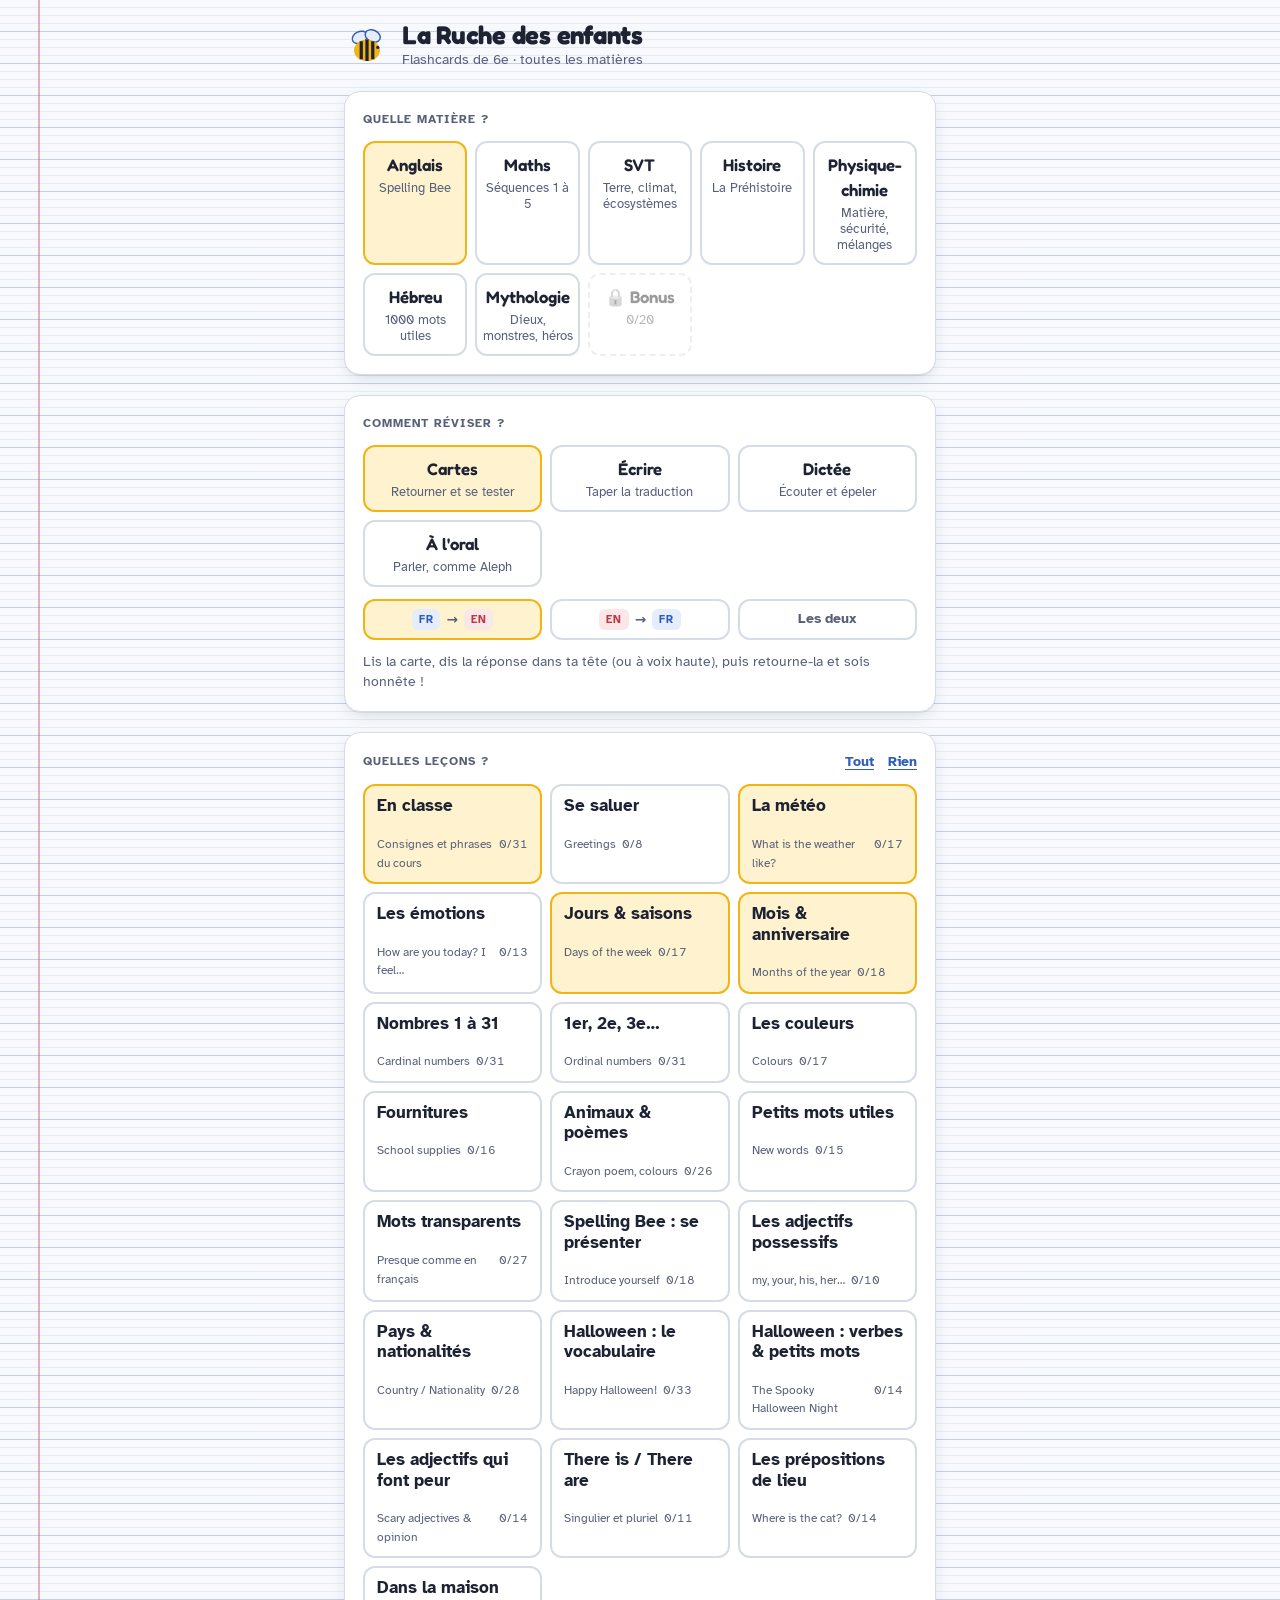
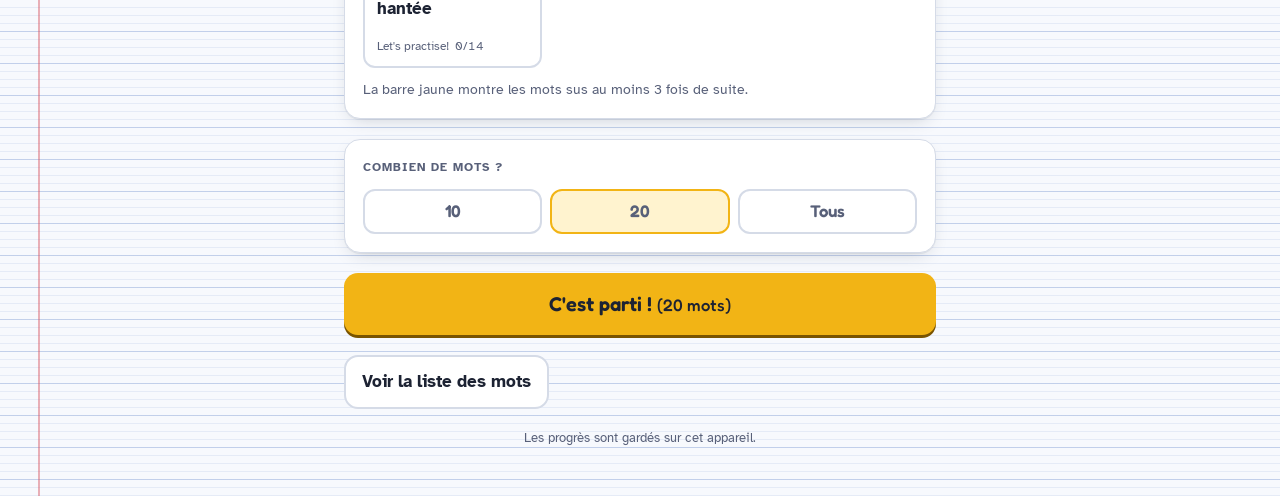
<file: index.html>
<!doctype html>
<html lang="fr">
<head>
<meta charset="utf-8">
<meta name="viewport" content="width=device-width,initial-scale=1,viewport-fit=cover">
<meta name="robots" content="noindex,nofollow">
<style>:root{color-scheme:light;box-sizing:border-box;padding-top:env(safe-area-inset-top,0px);padding-bottom:env(safe-area-inset-bottom,0px)}html{scroll-padding-top:env(safe-area-inset-top,0px)}body{margin:0;padding:0;font:14px -apple-system,BlinkMacSystemFont,sans-serif;background:#faf9f5;color:#141413}img{max-width:100%}[hidden]{display:none!important}</style>
</head>
<body>
<link rel="manifest" href="manifest.webmanifest">
<link rel="icon" href="icons/icon-192.png">
<link rel="apple-touch-icon" href="icons/icon-192.png">
<meta name="theme-color" content="#F2B415">
<title>La Ruche des enfants</title>
<link rel="preconnect" href="https://fonts.googleapis.com">
<link rel="preconnect" href="https://fonts.gstatic.com" crossorigin>
<link href="https://fonts.googleapis.com/css2?family=Fredoka:wght@500;600;700&family=Atkinson+Hyperlegible:ital,wght@0,400;0,700;1,400&display=swap" rel="stylesheet">
<style>
/* Mise en page : une colonne étroite posée sur une feuille Seyès (marge rouge, lignes bleues),
   les cartes sont des fiches bristol blanches, l'accent est le jaune miel du « Spelling Bee ». */
:root{
  --paper:#F7F9FD;
  --line:rgba(70,110,190,.10);
  --line-strong:rgba(70,110,190,.22);
  --margin:rgba(214,84,96,.45);
  --card:#FFFFFF;
  --ink:#1D2333;
  --ink-soft:#586079;
  --border:#D5DBE7;
  --honey:#F2B415;
  --honey-ink:#7A5400;
  --honey-pale:#FFF3CF;
  --on-honey:#1D2333;
  --fr:#2F5DB8;
  --fr-pale:#E5ECFA;
  --en:#B83A45;
  --en-pale:#FBE6E8;
  --ok:#23804F;
  --ok-pale:#DDF2E5;
  --bad:#C23B30;
  --bad-pale:#FBE3E0;
  --shadow:0 1px 0 rgba(29,35,51,.06), 0 6px 18px -8px rgba(29,35,51,.25);
  --f-display:"Fredoka", "Trebuchet MS", system-ui, sans-serif;
  --f-body:"Atkinson Hyperlegible", "Segoe UI", system-ui, sans-serif;
  --r:16px;
}
@media (prefers-color-scheme: dark){
  :root:not([data-theme="light"]){
    --paper:#131722; --line:rgba(120,150,220,.07); --line-strong:rgba(120,150,220,.14);
    --margin:rgba(230,110,120,.35); --card:#1D2230; --ink:#ECEFF6; --ink-soft:#A2AAC0;
    --border:#30384A; --honey:#F5C33B; --honey-ink:#F5C33B; --honey-pale:#3A3115; --on-honey:#1D2333;
    --fr:#8DB0F5; --fr-pale:#22304D; --en:#F2939B; --en-pale:#43242A;
    --ok:#62CB8F; --ok-pale:#173B28; --bad:#F2857A; --bad-pale:#45201D;
    --shadow:0 1px 0 rgba(0,0,0,.3), 0 8px 22px -10px rgba(0,0,0,.7);
    color-scheme:dark;
  }
}
:root[data-theme="dark"]{
  --paper:#131722; --line:rgba(120,150,220,.07); --line-strong:rgba(120,150,220,.14);
  --margin:rgba(230,110,120,.35); --card:#1D2230; --ink:#ECEFF6; --ink-soft:#A2AAC0;
  --border:#30384A; --honey:#F5C33B; --honey-ink:#F5C33B; --honey-pale:#3A3115; --on-honey:#1D2333;
  --fr:#8DB0F5; --fr-pale:#22304D; --en:#F2939B; --en-pale:#43242A;
  --ok:#62CB8F; --ok-pale:#173B28; --bad:#F2857A; --bad-pale:#45201D;
  --shadow:0 1px 0 rgba(0,0,0,.3), 0 8px 22px -10px rgba(0,0,0,.7);
  color-scheme:dark;
}
*{box-sizing:border-box;-webkit-tap-highlight-color:transparent}
[hidden]{display:none!important}
html,body{margin:0}
body{
  background-color:var(--paper);
  background-image:
    linear-gradient(90deg, transparent 38px, var(--margin) 38px, var(--margin) 40px, transparent 40px),
    repeating-linear-gradient(180deg, transparent 0 31px, var(--line-strong) 31px 32px),
    repeating-linear-gradient(180deg, transparent 0 7px, var(--line) 7px 8px);
  color:var(--ink);
  font-family:var(--f-body);
  font-size:17px;
  line-height:1.5;
  min-height:100vh;
}
.wrap{max-width:640px;margin:0 auto;padding-inline:16px;padding-block:20px 48px;display:flex;flex-direction:column;gap:20px}
@media (min-width:700px){ .wrap{padding-inline:24px} }
h1,h2,h3{font-family:var(--f-display);font-weight:600;margin:0;text-wrap:balance;line-height:1.15}
button{font:inherit;color:inherit;cursor:pointer}
button:focus-visible,input:focus-visible,a:focus-visible,.chip:focus-visible{outline:3px solid var(--fr);outline-offset:2px}

/* En-tête */
.top{display:flex;align-items:center;justify-content:space-between;gap:12px}
.brand{display:flex;align-items:center;gap:12px;min-width:0}
.brand svg{flex:none}
.brand h1{font-size:1.6rem;font-weight:700;letter-spacing:-.01em}
.brand p{margin:0;color:var(--ink-soft);font-size:.9rem}
.iconbtn{border:1px solid var(--border);background:var(--card);border-radius:999px;padding:8px 14px;font-size:.9rem;font-weight:700;display:inline-flex;align-items:center;gap:6px}
.iconbtn:hover{border-color:var(--ink-soft)}

/* Blocs de réglages */
.panel{background:var(--card);border:1px solid var(--border);border-radius:var(--r);padding:18px;display:flex;flex-direction:column;gap:12px;box-shadow:var(--shadow)}
.label{font-size:.78rem;font-weight:700;letter-spacing:.08em;text-transform:uppercase;color:var(--ink-soft)}
.seg{display:grid;gap:8px;grid-template-columns:repeat(3,1fr)}
.seg button{border:2px solid var(--border);background:transparent;border-radius:12px;padding:10px 8px;text-align:center;display:flex;flex-direction:column;gap:2px;align-items:center;min-width:0}
.seg button b{font-family:var(--f-display);font-weight:600;font-size:1.05rem}
.seg button .sub{font-size:.8rem;color:var(--ink-soft);line-height:1.25}
.seg button[aria-pressed="true"]{border-color:var(--honey);background:var(--honey-pale)}
.seg.small button{padding:8px 6px}
.dir{display:inline-flex;align-items:center;gap:6px;font-weight:700}
.tag{font-size:.7rem;font-weight:700;letter-spacing:.06em;padding:2px 7px;border-radius:6px}
.tag.fr{background:var(--fr-pale);color:var(--fr)}
.tag.en{background:var(--en-pale);color:var(--en)}

.themes{display:grid;grid-template-columns:repeat(auto-fill,minmax(170px,1fr));gap:8px}
.chip{border:2px solid var(--border);background:transparent;border-radius:12px;padding:10px 12px;text-align:left;display:flex;flex-direction:column;gap:6px;min-width:0}
.chip[aria-pressed="true"]{border-color:var(--honey);background:var(--honey-pale)}
.chip .n{font-weight:700;line-height:1.2}
.chip .meta{font-size:.78rem;color:var(--ink-soft);display:flex;justify-content:space-between;gap:6px;font-variant-numeric:tabular-nums}
.bar{height:6px;border-radius:99px;background:var(--border);overflow:hidden}
.bar i{display:block;height:100%;background:var(--honey);border-radius:99px;transition:width .4s}
.row{display:flex;gap:8px;flex-wrap:wrap;align-items:center;justify-content:space-between}
.link{background:none;border:0;padding:0;color:var(--fr);font-weight:700;text-decoration:underline;text-underline-offset:3px;font-size:.9rem}

.go{background:var(--honey);color:var(--on-honey);border:0;border-radius:14px;padding:16px 20px;font-family:var(--f-display);font-weight:600;font-size:1.25rem;box-shadow:0 3px 0 var(--honey-ink);width:100%}
.go:active{transform:translateY(2px);box-shadow:0 1px 0 var(--honey-ink)}
.go:disabled{opacity:.5;cursor:not-allowed}
.ghost{background:var(--card);border:2px solid var(--border);border-radius:14px;padding:12px 16px;font-weight:700}
.ghost:hover{border-color:var(--ink-soft)}
.hint{font-size:.85rem;color:var(--ink-soft);margin:0}

/* Séance */
.prog{display:flex;align-items:center;gap:12px}
.prog .bar{flex:1;height:10px}
.prog span{font-variant-numeric:tabular-nums;font-weight:700;font-size:.9rem;color:var(--ink-soft)}
.stage{perspective:1400px}
.flash{position:relative;min-height:260px;transform-style:preserve-3d;transition:transform .5s cubic-bezier(.3,.7,.3,1);cursor:pointer}
.flash.flipped{transform:rotateY(180deg)}
.face{position:absolute;inset:0;backface-visibility:hidden;-webkit-backface-visibility:hidden;background:var(--card);border:1px solid var(--border);border-radius:var(--r);box-shadow:var(--shadow);padding:22px 20px;display:flex;flex-direction:column;align-items:center;justify-content:center;gap:14px;text-align:center;overflow:hidden}
.face::before{content:"";position:absolute;left:0;right:0;top:0;height:8px}
.face.fr::before{background:var(--fr)}
.face.en::before{background:var(--en)}
.face.back{transform:rotateY(180deg)}
.word{font-family:var(--f-display);font-weight:600;font-size:clamp(1.6rem,6vw,2.4rem);line-height:1.2;overflow-wrap:anywhere;text-wrap:balance}
.note{color:var(--ink-soft);font-size:.9rem;margin:0}
.tap{position:absolute;bottom:12px;font-size:.8rem;color:var(--ink-soft)}
.speak{border:1px solid var(--border);background:var(--card);border-radius:999px;width:44px;height:44px;display:inline-grid;place-items:center;color:var(--en)}
.speak:hover{border-color:var(--en)}
.prompt{background:var(--card);border:1px solid var(--border);border-radius:var(--r);box-shadow:var(--shadow);padding:22px 20px;display:flex;flex-direction:column;gap:12px;align-items:center;text-align:center;position:relative;overflow:hidden}
.prompt::before{content:"";position:absolute;left:0;right:0;top:0;height:8px;background:var(--fr)}
.prompt.en::before{background:var(--en)}
.prompt.dict::before{background:var(--honey)}
.answer{display:flex;flex-direction:column;gap:10px}
.answer input{width:100%;font-family:var(--f-body);font-size:1.4rem;padding:14px 16px;border-radius:14px;border:2px solid var(--border);background:var(--card);color:var(--ink);text-align:center;letter-spacing:.02em}
.answer input:focus{border-color:var(--fr);outline:none}
.answer input.ok{border-color:var(--ok);background:var(--ok-pale)}
.answer input.bad{border-color:var(--bad);background:var(--bad-pale)}
.btns{display:grid;grid-template-columns:1fr 1fr;gap:10px}
.btns.one{grid-template-columns:1fr}
.b-ok{background:var(--ok);color:var(--card);border:0;border-radius:14px;padding:14px;font-weight:700;font-size:1.05rem}
.b-bad{background:var(--bad);color:var(--card);border:0;border-radius:14px;padding:14px;font-weight:700;font-size:1.05rem}
.feedback{border-radius:14px;padding:14px 16px;display:flex;flex-direction:column;gap:8px}
.feedback.ok{background:var(--ok-pale);color:var(--ink)}
.feedback.bad{background:var(--bad-pale);color:var(--ink)}
.feedback h3{font-size:1.15rem}
.feedback.ok h3{color:var(--ok)}
.feedback.bad h3{color:var(--bad)}
.spell{font-family:var(--f-body);font-size:1.35rem;letter-spacing:.06em;font-weight:700;overflow-wrap:anywhere}
.spell .x{background:var(--bad);color:var(--card);border-radius:4px;padding:0 2px}
.spell .g{background:var(--ok);color:var(--card);border-radius:4px;padding:0 2px}
.spell .gap{display:inline-block;min-width:.6em;border-bottom:3px solid var(--ok)}
.spell s{text-decoration-thickness:2px}
.small{font-size:.85rem;color:var(--ink-soft)}
.dictbtn{display:flex;gap:10px;justify-content:center;flex-wrap:wrap}
.big-listen{background:var(--honey);color:var(--on-honey);border:0;border-radius:999px;padding:14px 26px;font-family:var(--f-display);font-weight:600;font-size:1.2rem;display:inline-flex;gap:10px;align-items:center;box-shadow:0 3px 0 var(--honey-ink)}

/* Cartes question / réponse (maths, SVT…) */
.qcard{background:var(--card);border:1px solid var(--border);border-radius:var(--r);box-shadow:var(--shadow);padding:26px 20px 22px;display:flex;flex-direction:column;gap:14px;position:relative;overflow:hidden}
.qcard::before{content:"";position:absolute;left:0;right:0;top:0;height:8px;background:var(--fr)}
.qcard.svt::before{background:var(--ok)}
.qcard.histoire::before{background:var(--honey)}
.qcard.pc::before{background:var(--en)}
.qcard.mytho::before{background:linear-gradient(90deg,var(--fr) 0 50%,var(--card) 50% 100%);background-size:24px 8px}
.qcard.mytho{border-color:var(--fr)}
.pic{align-self:center;width:min(240px,70%);height:auto;aspect-ratio:1;border-radius:18px;border:3px solid var(--fr);object-fit:cover;background:var(--fr-pale)}
.pic.pcpic{object-fit:contain;background:#fff;border-color:var(--border);padding:8px}
.statue{margin:6px 0 0;display:flex;flex-direction:column;align-items:center;gap:6px}
.statue img{width:min(200px,60%);height:auto;aspect-ratio:1;border-radius:14px;object-fit:cover}
.statue figcaption{font-size:.8rem;color:var(--ink-soft)}
.heword{font-family:"Arial Hebrew","Noto Sans Hebrew","Segoe UI",system-ui,sans-serif;font-size:clamp(1.9rem,8vw,2.6rem);font-weight:700;line-height:1.25;color:var(--ink);text-align:center;direction:rtl;overflow-wrap:anywhere}
.translit{text-align:center;font-style:italic;color:var(--ink-soft);font-size:1.05rem}
.herow{display:flex;align-items:center;justify-content:center;gap:12px;flex-wrap:wrap}
.qcard.hebreu::before{background:linear-gradient(180deg,var(--fr) 0 3px,var(--card) 3px 5px,var(--fr) 5px 8px)}
.tbl td.he{direction:rtl;text-align:right;font-weight:700;font-size:1.05rem}
.tbl td.he small{display:block;direction:ltr;text-align:right;font-weight:400;font-style:italic;color:var(--ink-soft);font-size:.8rem}
.medal{align-self:center;width:112px;height:112px;border-radius:50%;display:grid;place-items:center;font-size:58px;line-height:1;background:var(--fr-pale);border:3px solid var(--fr);box-shadow:inset 0 0 0 6px var(--card)}
.qcard.bonus::before{background:linear-gradient(90deg,var(--en),var(--honey),var(--ok),var(--fr))}
#subjects button.is-locked{opacity:.45;filter:grayscale(1);border-style:dashed}
#subjects button.is-locked[aria-pressed="true"]{opacity:.7}
#subjects button.is-ready{border-color:var(--honey);background:var(--honey-pale);animation:glow 1.8s ease-in-out infinite}
#subjects button.is-ready b{color:var(--honey-ink)}
@keyframes glow{0%,100%{box-shadow:0 0 0 0 rgba(242,180,21,.0)}50%{box-shadow:0 0 0 5px rgba(242,180,21,.35)}}
@media (prefers-reduced-motion: reduce){#subjects button.is-ready{animation:none}}
.tally{display:flex;flex-wrap:wrap;gap:6px;justify-content:center}
.tally span{border:1px solid var(--border);border-radius:99px;padding:4px 10px;font-size:.85rem;color:var(--ink-soft)}
.tally span b{color:var(--ink);font-variant-numeric:tabular-nums}
.tally span.has{border-color:var(--honey)}
.tally span.full{border-color:var(--ok);background:var(--ok-pale)}
.tally span.full b{color:var(--ok)}
.lock{display:flex;flex-direction:column;gap:12px;align-items:center;text-align:center}
.lock h2{font-size:1.3rem}
.lock .bar{width:100%;height:12px}
.lock b.n{font-family:var(--f-display);font-size:2.2rem;font-variant-numeric:tabular-nums;line-height:1}
#subjects{grid-template-columns:repeat(auto-fit,minmax(100px,1fr))}
#subjects button{padding-inline:4px}

.qtext{font-family:var(--f-display);font-weight:600;font-size:clamp(1.2rem,4.6vw,1.5rem);line-height:1.3;text-wrap:balance;overflow-wrap:anywhere}
.qans{border-top:2px dashed var(--border);padding-top:14px;display:flex;flex-direction:column;gap:8px}
.atext{font-size:1.1rem;line-height:1.55;overflow-wrap:anywhere}
.atext b{color:var(--en)}
.tag.q{background:var(--fr-pale);color:var(--fr);align-self:flex-start}
.tag.a{background:var(--ok-pale);color:var(--ok);align-self:flex-start}
.tbl td.ans{font-size:.92rem}
.tbl td.ans b{color:var(--en)}

/* Résultats */
.score{display:flex;align-items:baseline;gap:10px;flex-wrap:wrap}
.score b{font-family:var(--f-display);font-size:3rem;line-height:1;font-variant-numeric:tabular-nums}
.mist{list-style:none;margin:0;padding:0;display:flex;flex-direction:column}
.mist li{display:grid;grid-template-columns:1fr auto 1fr;gap:10px;padding:10px 0;border-top:1px solid var(--border);align-items:center}
.mist li span{min-width:0;overflow-wrap:anywhere}
.mist .e{font-weight:700;color:var(--en)}
.mist .f{color:var(--fr)}

/* Liste */
.list h2{font-size:1.25rem;margin-bottom:6px}
.tbl{width:100%;border-collapse:collapse;font-size:.95rem}
.tbl td{padding:8px 6px;border-top:1px solid var(--border);vertical-align:middle}
.tbl td.f{color:var(--ink-soft);width:45%}
.tbl td.e{font-weight:700}
.tbl td.s{width:36px;text-align:right}
.tbl .speak{width:32px;height:32px}
.dot{display:inline-block;width:9px;height:9px;border-radius:50%;margin-right:8px;background:var(--border);vertical-align:middle}
.dot.l1,.dot.l2{background:var(--honey)}
.dot.l3,.dot.l4,.dot.l5{background:var(--ok)}
.legend{display:flex;gap:14px;flex-wrap:wrap;font-size:.82rem;color:var(--ink-soft)}
.danger{color:var(--bad);border-color:var(--bad-pale)}
footer{font-size:.8rem;color:var(--ink-soft);text-align:center}

@media (max-width:420px){
  .seg button .sub{display:none}
  .brand h1{font-size:1.35rem}
}
@media (prefers-reduced-motion: reduce){
  .flash{transition:none}
  .bar i{transition:none}
}
</style>
<div class="wrap" id="app">
  <header class="top">
    <div class="brand">
      <svg width="46" height="46" viewBox="0 0 64 64" aria-hidden="true">
        <ellipse cx="22" cy="20" rx="11" ry="8" fill="var(--fr-pale)" stroke="var(--fr)" stroke-width="2" transform="rotate(-25 22 20)"/>
        <ellipse cx="40" cy="18" rx="11" ry="8" fill="var(--fr-pale)" stroke="var(--fr)" stroke-width="2" transform="rotate(25 40 18)"/>
        <ellipse cx="32" cy="38" rx="18" ry="15" fill="var(--honey)"/>
        <path d="M24 25.5v25M32 23v30M40 25.5v25" stroke="var(--ink)" stroke-width="4.5"/>
        <circle cx="47" cy="34" r="2.3" fill="var(--ink)"/>
      </svg>
      <div>
        <h1>La Ruche des enfants</h1>
        <p>Flashcards de 6e · toutes les matières</p>
      </div>
    </div>
    <button class="iconbtn" id="homeBtn" hidden>Accueil</button>
  </header>
  <main id="view"></main>
  <footer>Les progrès sont gardés sur cet appareil.</footer>
</div>

<script>
/* ===== Vocabulaire =====
   Une ligne = français | anglais | variantes acceptées (séparées par ;) | remarque
   Les articles (a, an, the, to) sont facultatifs quand on écrit, mais s'ils sont écrits ils doivent être justes. */
const THEMES = [
{id:'classe', nom:'En classe', sous:'Consignes et phrases du cours', data:`
faire l'appel | to take the register | to take a register
souligner | to underline
entourer | to circle
surligner | to highlight
distribuer | to hand out
poser (quelque chose) | to put down
jeter | to throw
saluer | to greet
suivre | to follow
épeler | to spell
Qui est absent aujourd'hui ? | Who is absent today?
absent (qui manque) | missing
Personne n'est absent aujourd'hui. | Nobody is missing today.
il y a (+ pluriel) | there are
beaucoup de, plusieurs | many
des élèves | pupils | students
Qui peut m'aider, s'il vous plaît ? | Who can help me, please?
Comment dit-on … en anglais ? | How do you say ... in English? | | « English » prend toujours une majuscule.
Que veut dire … ? | What does ... mean?
Peux-tu épeler … ? | Can you spell ...?
le contraire | the opposite
le pluriel | the plural
les devoirs | homework | | Pas de « s » : homework est invariable.
Quelle est la date aujourd'hui ? | What is the date today?
la dernière leçon | the last lesson
une virgule | a comma
une majuscule | a capital letter
facile | easy
comme (facile comme ABC) | as
un mot transparent | a transparent word
un concours d'orthographe | a spelling bee
`},
{id:'saluer', nom:'Se saluer', sous:'Greetings', data:`
bonjour (le matin) | good morning
bonjour (l'après-midi) | good afternoon
bonsoir | good evening
bonjour, salut | hello | hi
Comment vas-tu aujourd'hui ? | How are you today?
Nous sommes contents de te voir ! | We are happy to see you!
Dis bonjour à la classe ! | Say hello to the class!
fier, fière | proud
`},
{id:'meteo', nom:'La météo', sous:'What is the weather like?', data:`
la météo, le temps | the weather
Quel temps fait-il aujourd'hui ? | What is the weather like today?
ensoleillé | sunny
nuageux | cloudy
venteux (il y a du vent) | windy
pluvieux | rainy
neigeux (il neige) | snowy
orageux | stormy
froid | cold
doux, tiède | warm
chaud | hot
le soleil | the sun
la lune | the moon
une goutte de pluie | a raindrop
des gouttes de pluie | raindrops
un arc-en-ciel | a rainbow
le tonnerre | thunder
`},
{id:'emotions', nom:'Les émotions', sous:'How are you today? I feel…', data:`
nerveux, stressé | nervous
perdu, qui ne comprend pas | confused
fatigué | tired
qui a sommeil | sleepy
amoureux | in love
malade | sick | ill
bête, idiot | silly
heureux, content | happy
en colère | angry
triste | sad
fier, fière | proud
surexcité, très impatient | excited
Je me sens… | I feel ...
`},
{id:'jours', nom:'Jours & saisons', sous:'Days of the week', data:`
lundi | Monday | | Le jour de la lune (the moon).
mardi | Tuesday | | Le jour de Tiw, un dieu germanique.
mercredi | Wednesday | | Le jour de Woden. Attention au « d » muet : Wed-nes-day.
jeudi | Thursday | | Le jour de Thor, dieu du tonnerre.
vendredi | Friday | | Le jour de Frigg, déesse de l'amour.
samedi | Saturday | | Le jour de Saturne.
dimanche | Sunday | | Le jour du soleil (the sun).
un jour | a day
une semaine | a week
aujourd'hui | today
l'hiver | winter | | Les saisons ne prennent pas de majuscule.
le printemps | spring
l'été | summer
l'automne | autumn | fall
un dieu | a god
une déesse | a goddess
la sagesse | wisdom
`},
{id:'mois', nom:'Mois & anniversaire', sous:'Months of the year', data:`
janvier | January
février | February | | N'oublie pas le premier « r » : Feb-ru-ary.
mars | March
avril | April
mai | May
juin | June
juillet | July
août | August
septembre | September
octobre | October
novembre | November
décembre | December
un mois | a month
une année | a year
un anniversaire | a birthday
Quand est ton anniversaire ? | When is your birthday?
Mon anniversaire est en mai. | My birthday is in May. | | « in » + le mois seul.
Mon anniversaire est le 28 mai. | My birthday is on the 28th of May. | My birthday is on the twenty-eighth of May | « on the » + nombre ordinal + « of » + mois.
`},
{id:'nombres', nom:'Nombres 1 à 31', sous:'Cardinal numbers', data:`
1 | one
2 | two
3 | three
4 | four
5 | five
6 | six
7 | seven
8 | eight
9 | nine
10 | ten
11 | eleven
12 | twelve
13 | thirteen
14 | fourteen
15 | fifteen
16 | sixteen
17 | seventeen
18 | eighteen
19 | nineteen
20 | twenty
21 | twenty-one
22 | twenty-two
23 | twenty-three
24 | twenty-four
25 | twenty-five
26 | twenty-six
27 | twenty-seven
28 | twenty-eight
29 | twenty-nine
30 | thirty
31 | thirty-one
`},
{id:'ordinaux', nom:'1er, 2e, 3e…', sous:'Ordinal numbers', data:`
1er (premier) | first | | 1st
2e (deuxième) | second | | 2nd
3e (troisième) | third | | 3rd
4e (quatrième) | fourth | | 4th
5e (cinquième) | fifth | | 5th — five devient fif-th.
6e (sixième) | sixth | | 6th
7e (septième) | seventh | | 7th
8e (huitième) | eighth | | 8th — un seul « t ».
9e (neuvième) | ninth | | 9th — pas de « e ».
10e (dixième) | tenth | | 10th
11e (onzième) | eleventh | | 11th
12e (douzième) | twelfth | | 12th — twelve devient twelf-th.
13e (treizième) | thirteenth | | 13th
14e (quatorzième) | fourteenth | | 14th
15e (quinzième) | fifteenth | | 15th
16e (seizième) | sixteenth | | 16th
17e (dix-septième) | seventeenth | | 17th
18e (dix-huitième) | eighteenth | | 18th
19e (dix-neuvième) | nineteenth | | 19th
20e (vingtième) | twentieth | | 20th — le « y » devient « ie ».
21e (vingt et unième) | twenty-first | | 21st
22e (vingt-deuxième) | twenty-second | | 22nd
23e (vingt-troisième) | twenty-third | | 23rd
24e (vingt-quatrième) | twenty-fourth | | 24th
25e (vingt-cinquième) | twenty-fifth | | 25th
26e (vingt-sixième) | twenty-sixth | | 26th
27e (vingt-septième) | twenty-seventh | | 27th
28e (vingt-huitième) | twenty-eighth | | 28th
29e (vingt-neuvième) | twenty-ninth | | 29th
30e (trentième) | thirtieth | | 30th
31e (trente et unième) | thirty-first | | 31st
`},
{id:'couleurs', nom:'Les couleurs', sous:'Colours', data:`
rouge | red
violet | purple
jaune | yellow
noir | black | | Avec « ck » à la fin.
gris | grey | gray
blanc | white | | Avec un « h » muet : w-h-ite.
vert | green
orange | orange
bleu | blue
rose | pink
marron | brown
doré | golden | gold
argenté | silver
turquoise | turquoise
bordeaux | burgundy
une couleur | a colour | a color
Ma couleur préférée est le rouge. | My favourite colour is red. | My favorite color is red
`},
{id:'fournitures', nom:'Fournitures', sous:'School supplies', data:`
une trousse | a pencil case
un bâton de colle | a glue stick
des ciseaux | scissors | a pair of scissors
un stylo | a pen
des stylos | pens
un taille-crayon | a pencil sharpener | a sharpener
une gourde | a water bottle | a bottle
un crayon à papier | a pencil
une gomme | an eraser | a rubber | « an » devant une voyelle : an eraser.
un surligneur | a highlighter
des surligneurs | highlighters
une règle | a ruler
un cartable | a school bag | a schoolbag
un livre | a book
des livres | books
une craie grasse, un crayon de cire | a crayon
`},
{id:'poemes', nom:'Animaux & poèmes', sous:'Crayon poem, colours', data:`
un dinosaure | a dinosaur
une souris | a mouse
le fromage | cheese
un chien | a dog
une puce (l'insecte) | a flea
une maison | a house
une porte | a door
une fenêtre | a window
des fenêtres | windows
un renard | a fox
une grenouille | a frog
un requin | a shark
une chauve-souris | a bat
un fantôme | a ghost
une figue | a fig
la barbe à papa | cotton candy | candy floss
le chocolat | chocolate
la gelée | jelly
dessiner | to draw
fou | crazy
grand, gros | big
grand (de taille) | tall
petit | small
amusant, le plaisir | fun
quelque chose | something
puis, ensuite | then
`},
{id:'mots', nom:'Petits mots utiles', sous:'New words', data:`
jamais | never
se souvenir | to remember
oublier | to forget
si | if
peut-être | maybe
combien | how many
cependant | however
l'ordre | order | the order
une position | a position
une course | a race | the race
pourquoi | why
Je ne sais pas pourquoi. | I don't know why. | I do not know why
absurde | absurd
un nombre cardinal | a cardinal number
un nombre ordinal | an ordinal number
`},
{id:'transparents', nom:'Mots transparents', sous:'Presque comme en français', data:`
une table | a table
un bus | a bus
un restaurant | a restaurant | | Comme en français : res-tau-rant.
un lion | a lion
un fruit | a fruit
la jungle | the jungle
un biscuit | a biscuit
un zoo | a zoo
l'océan | the ocean | | Pas d'accent en anglais.
le théâtre | the theatre | the theater
une banane | a banana
un oignon | an onion
un parapluie | an umbrella
la soupe | soup
un kangourou | a kangaroo
un vélo, une bicyclette | a bicycle | a bike
une salade | a salad
une tomate | a tomato
le shampooing | shampoo
la limonade | lemonade
le café | coffee
un lézard | a lizard
un entraîneur | a coach
un sandwich | a sandwich
un T-shirt | a T-shirt
le pop-corn | popcorn
une interview | an interview
`},
{id:'spellingbee', nom:'Spelling Bee : se présenter', sous:'Introduce yourself', data:`
un concours d'orthographe | a spelling bee
un concours, une compétition | a competition | a contest
un pays | a country
une ville | a city | a town
une émission, un spectacle | a show
un collège | a middle school
repérer, trouver | to spot | to find
un morceau de fromage | a piece of cheese
le titre | the title
l'auteur | the author
Quel âge as-tu ? | How old are you?
J'ai onze ans. | I'm eleven years old. | I am eleven years old; I'm eleven; I am eleven
D'où viens-tu ? | Where are you from?
Je viens de France. | I'm from France. | I am from France
Mon nom de famille est Nizard. | My family name is Nizard. | My surname is Nizard; My last name is Nizard
la date de naissance | the date of birth
Elle sait très bien épeler. | She can spell brilliantly.
Est-ce qu'elle a une paire de ciseaux ? | Does she have a pair of scissors? | Has she got a pair of scissors?
`},
{id:'possessifs', nom:'Les adjectifs possessifs', sous:'my, your, his, her…', data:`
mon, ma, mes | my
ton, ta, tes | your
son, sa, ses (à elle) | her
son, sa, ses (à lui) | his
son, sa (pour une chose, un animal) | its
notre, nos | our
votre, vos | your
leur, leurs | their
Voici Ben. Son nom de famille est Adams. | This is Ben. His family name is Adams. | This is Ben. His surname is Adams
Voici Sofia. Elle a douze ans. | This is Sofia. She is twelve years old. | This is Sofia. She's twelve
`},
{id:'nationalites', nom:'Pays & nationalités', sous:'Country / Nationality', data:`
français (la nationalité) | French
l'Angleterre | England
anglais (la nationalité) | English
l'Écosse | Scotland
écossais | Scottish
le pays de Galles | Wales
gallois | Welsh
l'Irlande | Ireland
irlandais | Irish
l'Australie | Australia
australien | Australian
le Canada | Canada
canadien | Canadian
l'Inde | India
indien | Indian
l'Algérie | Algeria
algérien | Algerian
le Maroc | Morocco
marocain | Moroccan
la Colombie | Colombia
colombien | Colombian
la Chine | China
chinois | Chinese
portugais | Portuguese
la Tunisie | Tunisia
tunisien | Tunisian
les États-Unis | the USA | the United States
la Nouvelle-Zélande | New Zealand
`},
{id:'halloween', nom:'Halloween : le vocabulaire', sous:'Happy Halloween!', data:`
un fantôme | a ghost
un vampire | a vampire
un crâne | a skull
une chauve-souris | a bat
des bonbons | sweets | candy
un squelette | a skeleton
une sorcière | a witch
une tombe | a grave
un diable | a devil
une citrouille | a pumpkin
une araignée | a spider
un masque | a mask
un chaudron | a cauldron
un chapeau | a hat
un monstre | a monster
un rat | a rat
un chat noir | a black cat
le feu | fire | the fire
une citrouille-lanterne | a Jack-o'-lantern | jack o lantern
un hibou, une chouette | an owl
la lune | the moon
un loup-garou | a werewolf
une momie | a mummy
un cercueil | a coffin
un balai | a broom
un épouvantail | a scarecrow
un zombie | a zombie
une maison hantée | a haunted house
un arbre | a tree
une goutte de sang | a drop of blood
le ciel | the sky
le jardin | the garden
Joyeux Halloween ! | Happy Halloween!
`},
{id:'halloween2', nom:'Halloween : verbes & petits mots', sous:'The Spooky Halloween Night', data:`
hurler | to howl
cacher | to hide
brillant, lumineux | bright
s'asseoir, être assis | to sit
marcher | to walk
dehors, à l'extérieur | outside
lentement | slowly
rapidement | quickly
se détourner | to turn away
les bras | arms
les jambes | legs
un escalier | stairs | the stairs
C'est trop effrayant pour moi. | It's much too spooky for me. | It's too spooky for me; It is too spooky for me
Le loup-garou hurle à la lune. | The werewolf howls at the moon.
`},
{id:'scary', nom:'Les adjectifs qui font peur', sous:'Scary adjectives & opinion', data:`
effrayant, qui fait peur | spooky | scary
glaçant, qui donne des frissons | chilling
pétrifiant | petrifying
horrifiant | horrifying
terrifiant | terrifying
effrayant, épouvantable | frightening | scary
inquiétant, qui donne la chair de poule | creepy
C'est une citrouille effrayante. | It is a scary pumpkin. | It's a scary pumpkin
Ce sont des sorcières pétrifiantes. | They are petrifying witches. | They're petrifying witches
je pense que | I think that | I think
à mon avis | in my opinion
je suppose que | I guess that | I guess
je crois que | I believe that | I believe
pour moi | for me
`},
{id:'thereis', nom:'There is / There are', sous:'Singulier et pluriel', data:`
il y a (+ un seul) | there is
il y a (+ plusieurs) | there are
Il y a une sorcière. | There is a witch.
Il y a un hibou. | There is an owl.
Il y a deux fantômes. | There are two ghosts.
Il y a quatre citrouilles. | There are four pumpkins.
Il y a six chauves-souris. | There are six bats.
Il y a trois momies. | There are three mummies.
des sorcières | witches
des araignées | spiders
des masques | masks
`},
{id:'prepositions', nom:'Les prépositions de lieu', sous:'Where is the cat?', data:`
à côté de | next to
derrière | behind
sur | on
dans | in
sous | under
entre | between
devant | in front of
au-dessus de | above
Le chat est dans le chaudron. | The cat is in the cauldron.
Le chat est entre deux chaudrons. | The cat is between two cauldrons.
La sorcière est au-dessus de l'épouvantail. | The witch is above the scarecrow.
L'araignée est sous la table. | The spider is under the table.
Il y a des fantômes derrière la maison. | There are ghosts behind the house.
La boîte est devant l'horloge. | The box is in front of the clock.
`},
{id:'maisonhantee', nom:'Dans la maison hantée', sous:'Let\'s practise!', data:`
un fauteuil | an armchair
une étagère | a shelf
une horloge | a clock
une cheminée | a fireplace
un mur | a wall
des bougies | candles
un rideau | a curtain
un placard | a cupboard
un coin | a corner
une boîte | a box
un hall d'entrée | a hall
un couloir | a passage | a corridor
une fenêtre | a window
une porte | a door
`},
];

THEMES.forEach(t => t.subject = 'anglais');
/* ===== Maths et SVT : une ligne = question | réponse | | remarque
   **mot** = en gras · ¶ = retour à la ligne ===== */
const QA_THEMES = [
{id:'m-s1-nombres', subject:'maths', nom:'Séq. 1 · Nombres entiers', sous:'Chiffres, millions, milliards', data:`
À quoi servent les nombres entiers naturels ? | À **compter** des objets, des personnes… à donner une **quantité**.
Donne trois exemples d'entiers naturels. | Par exemple **2, 90, 307**.
Quelle différence entre un chiffre et un nombre ? | Il n'y a que **10 chiffres** (de 0 à 9). Ils servent à **écrire tous les nombres**.
Combien vaut un milliard ? | **Mille millions**, soit **1 000 000 000**.
Dans 1 023 456 789, quel est le chiffre des dizaines de millions ? | **2**.
Dans 1 023 456 789, quel est le chiffre des centaines de milliers ? | **4**.
Comment écrire 1023456789 pour qu'il soit lisible ? | **1 023 456 789** : on laisse un **espace tous les 3 chiffres** en partant de la droite.
Décompose 4 507 avec des multiplications. | **4 × 1 000 + 5 × 100 + 0 × 10 + 7 × 1**.
`},
{id:'m-s1-ortho', subject:'maths', nom:'Séq. 1 · Écrire les nombres', sous:'Million, vingt, cent, mille', data:`
Million et milliard prennent-ils un S au pluriel ? Pourquoi ? | **Oui**, car ce sont des **noms** : trois million**s**.
Quand « vingt » et « cent » prennent-ils un S ? | Quand ils sont **multipliés** et **ne sont suivis d'aucun autre nombre** : quatre-vingt**s**, deux-cent**s**. ¶ Mais : quatre-vingt-trois, deux-cent-dix.
« Mille » prend-il un S ? | **Jamais**, il est **invariable**.
Écris 3 500 en lettres. | **trois-mille-cinq-cents** (avec un **s** à cents).
`},
{id:'m-s1-comparer', subject:'maths', nom:'Séq. 1 · Comparer, encadrer', sous:'Ordre, symboles, ordre de grandeur', data:`
Que veut dire comparer deux nombres ? | Dire lequel est **le plus grand**, **le plus petit**, ou s'ils sont **égaux**.
Qu'est-ce que l'ordre croissant ? | Du **plus petit au plus grand**.
Range 45, 12, 100, 50 dans l'ordre décroissant. | **100 > 50 > 45 > 12**.
Que signifient les symboles < et > ? | **<** : « est strictement **inférieur** à ». ¶ **>** : « est strictement **supérieur** à ».
Que signifie le symbole ≈ ? | « **Environ égal** à ».
Qu'est-ce qu'encadrer un nombre ? | Donner un nombre **plus petit** et un nombre **plus grand** que lui.
Encadre 5 678 901 au millier près. | **5 678 000 < 5 678 901 < 5 679 000**.
Qu'est-ce qu'un ordre de grandeur d'un nombre ? | Une **valeur simple et proche** de ce nombre.
Donne un ordre de grandeur de 22 135 467 891 au million près. | **22 135 000 000**. ¶ On note 22 135 467 891 **≈** 22 135 000 000.
`},
{id:'m-s2-droites', subject:'maths', nom:'Séq. 2 · Points et droites', sous:'Géométrie plane', data:`
Qu'est-ce qu'un point ? Comment le représente-t-on ? | Le **plus petit élément du plan**, **sans longueur ni largeur**. On le représente par une **croix**.
Combien de droites passent par deux points distincts ? | **Une seule** (une unique droite).
Combien de droites passent par un seul point ? | **Une infinité**.
Comment peut-on nommer la droite qui passe par A et B ? | **(AB)** ou **(BA)**, ou **(d)** si on lui donne un nom.
Dans la droite (xy), x et y sont-ils des points ? | **Non**, ce sont des **directions**.
Comment appelle-t-on le point où plusieurs droites se croisent ? | Le **point d'intersection**.
Trois points H, D, F sont alignés. Comment nommer la droite ? | **(HD)**, **(DF)** ou **(HF)** : c'est la même droite.
`},
{id:'m-s2-alignes', subject:'maths', nom:'Séq. 2 · Demi-droites, alignement', sous:'[Ax), ∈ et ∉', data:`
Que fait un point A placé sur une droite (xy) ? | Il partage la droite en **deux demi-droites** : **[Ax)** et **[Ay)**.
Comment note-t-on la demi-droite d'origine A qui part vers x ? | **[Ax)** : **crochet** du côté de A, **parenthèse** du côté de x.
Quand dit-on que des points sont alignés ? | Quand ils **appartiennent à une même droite**.
Deux points sont-ils toujours alignés ? | **Oui, toujours**.
Que signifient les symboles ∈ et ∉ ? | **∈** : « **appartient à** ». ¶ **∉** : « **n'appartient pas à** ».
Le point C est sur la droite (DE). Comment l'écrire ? | **C ∈ (DE)**. On a aussi D ∈ (CE) et E ∈ (CD).
Le point G n'est pas sur la droite (FH). Comment l'écrire ? | **G ∉ (FH)**. On a aussi F ∉ (GH) et H ∉ (FG).
`},
{id:'m-s2-segments', subject:'maths', nom:'Séq. 2 · Segments et milieu', sous:'[AB], AB, codage', data:`
Qu'est-ce que le segment [AB] ? | La **portion de la droite (AB)** **délimitée par les points A et B**. On le note avec des **crochets** : [AB] ou [BA].
Quelle différence entre (AB), [AB] et AB ? | **(AB)** est la **droite**. ¶ **[AB]** est le **segment**. ¶ **AB** est la **longueur** du segment.
Qu'est-ce que la longueur d'un segment ? | La **distance entre ses extrémités**, c'est-à-dire le **plus court chemin** entre les 2 points.
Qu'est-ce que le milieu d'un segment ? | Le point du segment situé **à égale distance de ses extrémités**.
Si I est le milieu de [AB], donne les 3 égalités. | **AI = IB** ¶ **AB = 2 × AI** ¶ **AI = AB ÷ 2**
À quoi sert le codage (les petits traits) ? | À montrer que **deux longueurs sont égales**.
`},
{id:'m-s2-perimetre', subject:'maths', nom:'Séq. 2 · Périmètre', sous:'Contour, formules', data:`
Qu'est-ce que le périmètre d'une figure ? | La **longueur de son contour**.
Comment calcule-t-on le périmètre d'un polygone ? | On **additionne les longueurs de ses côtés**, toutes exprimées dans la **même unité**.
Formule du périmètre du carré ? | **P = 4 × c**
Formule du périmètre du rectangle ? | **P = 2 × (L + l)**
Formule du périmètre du losange ? | **P = 4 × c**
Formule du périmètre d'un pentagone régulier ? | **P = 5 × c**
ABCD a pour côtés 1,3 ; 2,3 ; 2,8 et 1,5 cm. Son périmètre ? | P = AB + BC + CD + DA = 1,3 + 2,3 + 2,8 + 1,5 = **7,9 cm**.
Périmètre d'un losange de côté 3,6 cm ? | P = 4 × 3,6 = **14,4 cm**.
`},
{id:'m-s2-paralleles', subject:'maths', nom:'Séq. 2 · Parallèles, perpendiculaires', sous:'Propriétés « cœur »', data:`
Quand deux droites sont-elles parallèles ? | Quand elles **ne se coupent pas**. On note **(d1) // (d2)**.
Quand deux droites sont-elles sécantes ? | Quand elles ont **un seul point d'intersection**.
Quand deux droites sont-elles perpendiculaires ? | Quand elles se coupent en formant un **angle droit**. On note **(d1) ⊥ (d2)**.
Propriété ❤ des droites perpendiculaires ? | Si deux droites sont **perpendiculaires à une même droite**, alors elles sont **parallèles**.
Propriété ❤ des droites parallèles ? | Si deux droites sont **parallèles**, toute droite **perpendiculaire à l'une** est **perpendiculaire à l'autre**.
(d1) ⊥ (Δ) et (d2) ⊥ (Δ). Prouve que (d1) // (d2). | **On sait que** (d1) ⊥ (Δ) et (d2) ⊥ (Δ). ¶ **Propriété :** si deux droites sont perpendiculaires à une même droite, alors elles sont parallèles. ¶ **Donc** (d1) // (d2).
(d1) // (d2) et (d1) ⊥ (Δ). Prouve que (Δ) ⊥ (d2). | **On sait que** (d1) // (d2) et (d1) ⊥ (Δ). ¶ **Propriété :** si deux droites sont parallèles, toute droite perpendiculaire à l'une est perpendiculaire à l'autre. ¶ **Donc** (Δ) ⊥ (d2).
Comment se lit le symbole Δ ? | **Delta**.
`},
{id:'m-s3-decimaux', subject:'maths', nom:'Séq. 3 · Nombres décimaux', sous:'Début du chapitre', data:`
Qu'est-ce qu'une fraction décimale ? | Une fraction dont le **dénominateur** est **1, 10, 100, 1 000…**
Comment lit-on 7/10 ? Et 35/100 ? | **Sept dixièmes**. ¶ **Trente-cinq centièmes**.
4/7 est-elle une fraction décimale ? | **Non**, car son dénominateur est **7**.
Qu'est-ce qu'un nombre décimal ? | Un nombre qui **peut s'écrire sous forme de fraction décimale**.
Donne les écritures de 35/4. | Décimale : **8,75** ¶ Fraction décimale : **875/100** ¶ Écriture mixte : **8 + 75/100**
Décompose 65 430,1. | **6 × 10 000 + 5 × 1 000 + 4 × 100 + 3 × 10 + 0,1**
Décompose 2,978 avec des fractions. | **2 + 9/10 + 7/100 + 8/1000**
Écris 2,978 avec sa partie entière et sa partie décimale. | **2 + 0,978**
Qu'est-ce qu'une demi-droite graduée d'origine O ? | Une demi-droite sur laquelle on choisit une **unité** que l'on **reporte régulièrement à partir de l'origine**.
Qu'est-ce que l'abscisse d'un point ? | Le **nombre** qui **repère ce point** sur une demi-droite graduée.
`},
{id:'m-s3-comparer', subject:'maths', nom:'Séq. 3 · Comparer et ranger', sous:'Décimaux, <, >, =', data:`
Que veut dire comparer deux nombres décimaux ? | Dire lequel est **le plus grand**, **le plus petit**, ou s'ils sont **égaux**.
Compare 9,3 et 5,8. | **9,3 > 5,8** : 9,3 est **supérieur** à 5,8.
Compare 37,1 et 194,8. | **37,1 < 194,8** : 37,1 est **inférieur** à 194,8.
0,73900 et 0,739 sont-ils égaux ? | **Oui** : **0,73900 = 0,739**. Les zéros à la fin de la partie décimale ne changent rien.
Que veut dire ranger dans l'ordre croissant ? | Ranger **du plus petit au plus grand**.
Que veut dire ranger dans l'ordre décroissant ? | Ranger **du plus grand au plus petit**.
Range dans l'ordre croissant : 5,8 ; 3,9 ; 94,3 ; 2,1 ; 105,6 ; 3,84. | **2,1 < 3,84 < 3,9 < 5,8 < 94,3 < 105,6**
Lequel est le plus grand : 3,9 ou 3,84 ? | **3,9**, car 3,9 = 3,90 et **90 centièmes > 84 centièmes**.
`},
{id:'m-s3-encadrer', subject:'maths', nom:'Séq. 3 · Encadrer et intercaler', sous:"À l'unité, au dixième, au centième", data:`
Qu'est-ce qu'encadrer un nombre décimal ? | L'écrire **entre un nombre plus petit que lui** et **un autre plus grand**.
Que sont deux entiers consécutifs ? | Deux entiers **qui se suivent**, comme 78 et 79.
Encadre 78,637 à l'unité. | **78 < 78,637 < 79** (écart : 79 − 78 = **1**)
Encadre 78,637 au dixième. | **78,6 < 78,637 < 78,7** (écart : **0,1**)
Encadre 78,637 au centième. | **78,63 < 78,637 < 78,64** (écart : **0,01**)
Comment lit-on 78 < 78,637 < 79 ? | « 78,637 est **compris entre** 78 et 79 ».
Qu'est-ce qu'intercaler un nombre entre deux nombres ? | **Trouver un nombre compris entre** ces deux nombres.
Intercale un nombre entre 72,5 et 72,6. | Par exemple **72,54** : 72,5 < 72,54 < 72,6.
Combien de nombres peut-on intercaler entre 72,5 et 72,6 ? | **Une infinité** ! Par exemple 72,512 ou 72,5899.
`},
{id:'m-s3-arrondir', subject:'maths', nom:'Séq. 3 · Arrondir', sous:"À l'unité, au dixième", data:`
Pour arrondir à l'unité, quel chiffre regarde-t-on ? | Le **chiffre des dixièmes**.
Pour arrondir à l'unité, quand arrondit-on à l'unité inférieure ? | Quand le chiffre des dixièmes est **0, 1, 2, 3 ou 4**.
Pour arrondir à l'unité, quand arrondit-on à l'unité supérieure ? | Quand le chiffre des dixièmes est **5, 6, 7, 8 ou 9**.
Arrondis 94,751 à l'unité. | **95** (le chiffre des dixièmes est 7).
Arrondis 94,123 à l'unité. | **94** (le chiffre des dixièmes est 1).
Pour arrondir au dixième, quel chiffre regarde-t-on ? | Le **chiffre des centièmes** : de 0 à 4, on arrondit au dixième **inférieur** ; de 5 à 9, au dixième **supérieur**.
Arrondis 94,751 au dixième. | **94,8** (le chiffre des centièmes est 5).
Arrondis 94,123 au dixième. | **94,1** (le chiffre des centièmes est 2).
`},
{id:'m-s5-addition', subject:'maths', nom:'Séq. 5 · Addition des décimaux', sous:'Somme, termes, propriétés', data:`
Qu'est-ce que l'addition ? | L'opération qui fait correspondre à deux nombres a et b **leur somme a + b**.
Comment s'appellent a et b dans la somme a + b ? | Les **termes** de la somme.
Comment s'écrit la somme de 5 et de 6 ? | **5 + 6**, qui est égale à **11**.
Que veut dire « l'addition est commutative » ? | On peut **changer l'ordre des termes** : **a + b = b + a**. ¶ Ex. : 10 + 6 = 6 + 10 = 16.
Que veut dire « l'addition est associative » ? | On peut **regrouper les termes** comme on veut : **(a + b) + c = a + (b + c) = a + b + c**.
Vérifie que (10 + 6) + 7 = 6 + (10 + 7). | (10 + 6) + 7 = 16 + 7 = **23** et 6 + (10 + 7) = 6 + 17 = **23**.
Calcule astucieusement 18,4 + 13 + 1,6 + 47. | On regroupe : **(18,4 + 1,6) + (13 + 47) = 20 + 60 = 80**.
Que vaut a + 0 ? | **a + 0 = 0 + a = a**. Ex. : 5 + 0 = 0 + 5 = 5.
Comment appelle-t-on 0 dans l'addition ? | L'**élément neutre** de l'addition.
`},
{id:'m-s5-soustraction', subject:'maths', nom:'Séq. 5 · Soustraction des décimaux', sous:'Différence, termes', data:`
Qu'est-ce que la soustraction ? | L'opération qui fait correspondre à deux nombres a et b **leur différence a − b**.
Comment s'appellent a et b dans la différence a − b ? | Les **termes** de la différence.
Comment s'écrit la différence de 17 et de 7 ? | **17 − 7**, qui est égale à **10**.
La soustraction est-elle commutative ou associative ? | **Ni l'un ni l'autre** ! Ex. : 6 − 4 = 2, mais on ne peut pas faire 4 − 6.
Quel est le résultat d'une addition ? D'une soustraction ? | Une **somme** pour l'addition, une **différence** pour la soustraction.
`},
{id:'m-s5-calculer', subject:'maths', nom:'Séq. 5 · Calculer une somme, une différence', sous:'Poser, calcul mental', data:`
Quelles sont les façons de calculer une somme ou une différence ? | **Poser l'opération**, utiliser une **calculatrice**, ou parfois **calculer de tête**.
Que faut-il faire pour poser une addition ou une soustraction de décimaux ? | **Aligner les virgules** les unes sous les autres (et compléter avec des **zéros** si besoin).
Pose et calcule 56,4 + 97,3. | **153,7**.
Pose et calcule 408,2 − 29,73. | On écrit 408,20 − 29,73 = **378,47**.
Qu'est-ce que la compensation ? Calcule 39 + 24. | On remplace 39 par 40, puis on enlève 1 : (40 + 24) − 1 = 64 − 1 = **63**.
Calcule 8,6 + 7,8 en séparant parties entières et parties décimales. | (8 + 7) + (0,6 + 0,8) = 15 + 1,4 = **16,4**.
Calcule de tête 7 − 0,3. | **6,7** (et pas 7,3 ni 6,3 !).
`},
{id:'m-s5-grandeur', subject:'maths', nom:'Séq. 5 · Ordre de grandeur', sous:'Estimer, contrôler', data:`
À quoi sert un ordre de grandeur d'une somme ou d'une différence ? | Il donne une **estimation** du résultat : il permet d'**anticiper** ou de **contrôler** un résultat.
Donne un ordre de grandeur de 106,39 + 495,847. | **100 + 500 = 600**. (La valeur exacte est 602,237.)
Donne un ordre de grandeur de 994,32 − 102,7. | **1 000 − 100 = 900**. (La valeur exacte est 891,62.)
Quel symbole veut dire « environ égal à » ? | **≈** (par exemple 106,39 ≈ 100).
`},
{id:'m-s5-multiplication', subject:'maths', nom:'Séq. 5 · La multiplication', sous:'Produit, facteurs, propriétés', data:`
Qu'est-ce que la multiplication ? | L'opération qui fait correspondre à deux nombres a et b **leur produit a × b**.
Comment s'appellent a et b dans le produit a × b ? | Les **facteurs** du produit.
Comment s'écrit le produit de 5 par 6 ? | **5 × 6**, qui est égal à **30**.
Que veut dire « la multiplication est commutative » ? | On peut **changer l'ordre des facteurs** : **a × b = b × a**. ¶ Ex. : 10 × 5 = 5 × 10 = 50.
Que veut dire « la multiplication est associative » ? | On peut **regrouper les facteurs** comme on veut : **(a × b) × c = a × (b × c) = a × b × c**.
Vérifie que (3 × 2) × 4 = 3 × (2 × 4). | (3 × 2) × 4 = 6 × 4 = **24** et 3 × (2 × 4) = 3 × 8 = **24**.
Calcule astucieusement 2 × 7,3 × 5. | (2 × 5) × 7,3 = 10 × 7,3 = **73**.
`},
{id:'s-conditions', subject:'svt', nom:'Les conditions de la vie', sous:'La Terre, planète habitée', data:`
Quelles planètes du système solaire sont gazeuses ? | **Jupiter, Saturne, Uranus et Neptune** : elles n'ont **pas de sol**.
Qu'est-ce qu'une planète tellurique ? Cite-les. | Une planète **solide**, faite de **roches**, avec un **sol** : **Mercure, Vénus, la Terre et Mars**.
Quel est le principal constituant des êtres vivants ? | **L'eau** (liquide) : 93 % du champignon, 94 % de la mousse, 74 % de la mésange.
Par quoi commence toujours une hypothèse ? | **« Je pense que… »** ou **« Je suppose que… »**.
Comment varie la température quand on s'éloigne du Soleil ? | Elle **diminue** : plus on est **proche du Soleil**, plus il fait **chaud**.
Quelle est la seule planète où l'on trouve de l'eau liquide ? | **La Terre**.
Quelles sont les 3 conditions de la Terre qui permettent la vie ? | 1) Une **bonne distance au Soleil**, donc une **bonne température**. ¶ 2) De l'**eau à l'état liquide**, indispensable à la vie. ¶ 3) Une **atmosphère** riche en **dioxygène**, avec la **couche d'ozone**.
En quoi l'atmosphère favorise-t-elle la vie ? | Elle maintient une **température propice** à la vie et **filtre les rayonnements dangereux** du Soleil.
`},
{id:'s-serre', subject:'svt', nom:"L'effet de serre", sous:'GES, 15 °C, −18 °C', data:`
Qu'est-ce que l'effet de serre ? | Un **phénomène naturel** qui **retient une partie de la chaleur** renvoyée par la Terre. Il maintient la température moyenne à **15 °C**.
Quelle serait la température sans effet de serre ? | **−18 °C** (moins dix-huit degrés).
Qu'est-ce qu'un gaz à effet de serre (GES) ? | Un **gaz de l'atmosphère** qui **absorbe et réémet** le **rayonnement infrarouge** (la chaleur) renvoyé par la Terre.
Cite 3 gaz à effet de serre. | Le **dioxyde de carbone** (CO₂), la **vapeur d'eau**, le **méthane** (CH₄).
Explique l'effet de serre en 4 étapes. | 1) Le **Soleil chauffe** la surface de la Terre. ¶ 2) La Terre émet des **infrarouges** (chaleur). ¶ 3) Les **GES absorbent** une partie de ces infrarouges. ¶ 4) L'atmosphère réchauffée **renvoie de la chaleur** vers la Terre.
`},
{id:'s-rechauffement', subject:'svt', nom:'Le réchauffement climatique', sous:'Preuves, causes, solutions', data:`
Qu'est-ce qu'un climatosceptique ? | Une personne qui **ne « croit » pas** au réchauffement climatique.
Que pensent les climatologues ? | **97 %** sont d'accord sur l'**origine humaine** du réchauffement.
Qu'est-ce que le GIEC ? | Le **groupe d'experts** qui étudie les **variations du climat** et leurs conséquences.
Comment a évolué la température en France entre 1975 et 2020 ? | Elle est passée de 12 °C à 14 °C : elle a **augmenté de 2 °C**.
Comment rédige-t-on la lecture d'un document ? | **« Je vois que… »** (ce que je lis), puis **« Je déduis que… »** (ce que j'en conclus).
Le réchauffement est-il dû uniquement à des causes naturelles ? | **Non**. Les **activités humaines** (transports, énergie, électricité, déchets) rejettent des **GES** comme le CO₂ et le CH₄.
Cite des conséquences du réchauffement climatique. | Des **incendies**, la **disparition des sapins**, le **blanchissement des coraux** : les **écosystèmes sont détruits**.
Que peut-on faire pour le limiter ? | **Replanter des arbres** (la forêt **absorbe le CO₂** et protège les sols de l'**érosion**), prendre les **transports en commun**, **recycler**.
`},
{id:'s-ecosystemes', subject:'svt', nom:'Les écosystèmes', sous:'Forêt, réseau alimentaire', data:`
Qu'est-ce qu'un écosystème ? | Un ensemble formé par les **êtres vivants**, leur **milieu de vie**, et les **interactions** des êtres vivants entre eux et avec leur milieu.
Qu'est-ce qu'un paramètre ? Donne un exemple. | Une **grandeur que l'on peut mesurer**, par exemple la **température** (ou l'humidité, le vent, la luminosité).
Compare la forêt (milieu fermé) et la prairie (milieu ouvert). | La forêt est beaucoup plus **sombre** (luminosité 0 à 200 contre 1 800), **moins venteuse**, plus **humide** et un peu plus **fraîche**.
Qu'est-ce qu'un réseau alimentaire ? | Plusieurs **chaînes alimentaires reliées** entre elles.
Que veut dire la flèche dans un réseau alimentaire ? | **« Est mangé par »**. Elle va de celui qui est mangé vers celui qui mange.
Donne une chaîne alimentaire de la forêt. | **Hêtre** (feuilles) → **bombyx** (chenilles) → **mésange** → **épervier**.
Qu'est-ce que les serres ? | Des **doigts prolongés de longues griffes** qui s'enfoncent dans la proie.
Comment l'épervier est-il adapté à la chasse en forêt ? | Il a des **ailes courtes**, de **longues pattes** et des **serres**.
Pourquoi le peuplement d'un écosystème n'est-il pas dû au hasard ? | Les êtres vivants vivent là où le **milieu leur convient**. Ex. : le pied-de-mouton ne pousse qu'en milieu **humide et sombre** ; la mésange niche dans un trou creusé par le **pic épeiche**.
Qui mange la mésange ? | **L'épervier** (et la martre).
Que mange le chevreuil ? | **Les feuilles du hêtre**.
Qui mange les larves du capricorne ? | **Le pic épeiche**.
`},
{id:'h-c1-intro', subject:'histoire', nom:'Ch. 1 · Connaître la Préhistoire', sous:'Définition, archéologues', data:`
Qu'est-ce que la Préhistoire ? | La période **la plus ancienne** de l'histoire de l'humanité : de l'**apparition des premiers hommes** à l'**invention de l'écriture**.
Quand commence la Préhistoire ? | Avec l'apparition des premiers hommes **en Afrique**, il y a environ **2,5 millions d'années**.
Quand se termine la Préhistoire ? | Avec l'**invention de l'écriture**, vers **3 300 av. J.-C.**
Grâce à qui connaît-on la Préhistoire ? | Grâce aux **fouilles archéologiques** et aux découvertes des **archéologues**.
Quels outils utilisent les archéologues ? | Des outils **précis et fragiles** : **petites pelles, pinceaux, truelles, tamis**…
Pourquoi les archéologues creusent-ils couche par couche ? | Car **chaque niveau du sol** correspond à **une époque différente**.
Que font les archéologues de chaque objet découvert ? | Il est **noté, photographié et dessiné**. Rien n'est déplacé sans être **enregistré**.
Qu'est-ce qu'un fossile ? | Une **trace de vie**, animale ou végétale, **préservée dans la roche**.
Pourquoi date-t-on les fossiles et les vestiges ? | Pour connaître leur **âge**, mais aussi **comment les hommes vivaient**, ce qu'ils **mangeaient**, leurs **croyances**.
Comment date-t-on les vestiges en laboratoire ? | Par des analyses : **carbone 14**, **ADN**, datation par la pierre ou les sédiments.
`},
{id:'h-c1-especes', subject:'histoire', nom:"Ch. 1 · L'évolution humaine", sous:'Toumaï, Lucy, Homo…', data:`
Quel est l'hominidé connu le plus ancien ? | **Toumaï**, un *Sahelanthropus tchadensis*.
Qui est Lucy ? | Un **australopithèque** : un ancien primate qui a vécu il y a environ **3,5 à 2,5 millions d'années**.
Qui marche debout mais ne fabrique pas d'outils ? | **Lucy** (et Toumaï).
Quelle espèce maîtrise le feu et quitte l'Afrique ? | **Homo erectus**.
Quelle est notre espèce actuelle ? | **Homo sapiens**.
Que sait faire Homo sapiens ? | Il utilise des **outils perfectionnés** et se répand sur **tous les continents**.
Pourquoi surnomme-t-on l'Afrique « le berceau de l'humanité » ? | Parce que les **premiers hominidés** y sont **apparus**.
Qu'est-ce qu'un hominidé ? | Une espèce de la **famille de l'Homme et de ses ancêtres**.
Que montre l'évolution humaine ? | Une **progression** de la **posture**, de la **taille** et des **capacités techniques et culturelles**.
Range dans l'ordre d'apparition : Homo erectus, Toumaï, Homo sapiens, Lucy, Homo habilis. | **Toumaï → Lucy → Homo habilis → Homo erectus → Homo sapiens**. | | Complément (frise) : Toumaï vers 7 millions d'années, Homo habilis vers 2,5 millions, Homo erectus vers 2 millions, Homo sapiens vers 300 000 ans.
`},
{id:'h-c1-innovations', subject:'histoire', nom:'Ch. 1 · Le feu et les outils', sous:'Innovations techniques', data:`
Quand l'homme a-t-il maîtrisé le feu ? Quelle espèce ? | Il y a environ **400 000 ans**, par **Homo erectus**.
À quoi servait le feu ? | À **cuire** les aliments, se **réchauffer**, se **protéger** des animaux sauvages et **éclairer** les grottes.
Depuis quand l'homme fabrique-t-il des outils en pierre taillée ? | Depuis environ **2,5 millions d'années**.
À quoi servaient les outils en pierre taillée ? | À **couper**, **gratter**, **dépecer** des animaux et **fabriquer d'autres outils**.
Pourquoi ces innovations sont-elles essentielles ? | Elles ont facilité la **survie** et l'**adaptation** des hommes. Grâce au feu, ils ont pu aller dans des **régions plus froides**.
`},
{id:'h-c1-mots', subject:'histoire', nom:'Ch. 1 · Mots et dates', sous:'Vocabulaire à connaître', data:`
Qu'est-ce qu'un archéologue ? | Un **scientifique** qui étudie le passé grâce aux **vestiges** retrouvés lors de **fouilles**.
Qu'est-ce qu'un vestige ? | **Ce qui reste d'une époque passée** : outil, os, poterie, peinture…
Que s'est-il passé vers 2,5 millions d'années ? | Les **premiers hommes** en Afrique et les **premiers outils en pierre taillée** : **début de la Préhistoire**.
Que s'est-il passé vers 400 000 ans ? | La **maîtrise du feu** par Homo erectus.
Que s'est-il passé vers 3 300 av. J.-C. ? | L'**invention de l'écriture** : **fin de la Préhistoire**.
`},
{id:'pc-c1-matiere', subject:'pc', nom:'Ch. 1 · La matière', sous:'Familles, propriétés', data:`
Où trouve-t-on de la matière ? | **Partout** et sous diverses formes. Elle peut être **vivante ou inerte**, **naturelle ou fabriquée** par l'Homme.
Cite les 5 familles de matière. | Les **métaux**, les **plastiques**, le **verre**, la **matière minérale** et la **matière organique**.
Donne des exemples de métaux. | Le **fer**, l'**aluminium**, le **cuivre**…
Donne des exemples de matière minérale. | La **roche**, le **sable**, le **sel**…
Donne des exemples de matière organique. | Le **bois**, une **feuille**, le **coton**…
Cite des propriétés physico-chimiques d'un échantillon de matière. | **Masse, volume, conductivité électrique, conductivité thermique, densité, élasticité, magnétisme, couleur, solubilité, miscibilité**.
Cite des caractéristiques d'un échantillon de matière. | Sa **forme**, si c'est un matériau **brut ou transformé**, son **origine** (minerai…).
`},
{id:'pc-c1-densite', subject:'pc', nom:'Ch. 1 · La densité', sous:'Flotte ou coule ?', data:`
Comment calcule-t-on la densité d'un solide par rapport à l'eau ? | **d = masse d'un volume de solide ÷ masse du même volume d'eau**
À volume égal, quel objet est le plus dense ? | **Le plus lourd** : plus un objet est lourd, plus il est dense.
Quelle est la densité de l'eau ? | **1**.
Un objet coule dans l'eau. Que dire de sa densité ? | Sa densité est **supérieure à 1**.
Un objet flotte sur l'eau. Que dire de sa densité ? | Sa densité est **inférieure à 1**.
Le bois et le polystyrène flottent ou coulent ? | Ils **flottent** : densité **inférieure à 1**.
Un caillou et un boulon en fer flottent ou coulent ? | Ils **coulent** : densité **supérieure à 1**.
`},
{id:'pc-c1-aimant', subject:'pc', nom:'Ch. 1 · Le magnétisme', sous:"L'aimant", data:`
Comment savoir si un matériau est magnétique ? | On passe un **aimant** au-dessus. S'il est **attiré**, il est **magnétique**.
Parmi le fer, le bois et le plastique, lequel est magnétique ? | **Le fer** : c'est le seul attiré par l'aimant.
Le bois et le plastique sont-ils attirés par l'aimant ? | **Non**, ils ne sont **pas magnétiques**.
`},
{id:'pc-c1-thermique', subject:'pc', nom:'Ch. 1 · La conductivité thermique', sous:'Le glaçon qui fond', data:`
Que veut dire « conduire la chaleur » ? | Certains matériaux **transmettent mieux la chaleur** que d'autres.
Sur quel matériau un glaçon fond-il le plus vite ? | Sur l'**aluminium**, car c'est un **bon conducteur thermique**.
Pourquoi le glaçon fond-il vite sur l'aluminium ? | L'aluminium **transmet très bien la chaleur de l'air** vers le glaçon, ce qui **accélère sa fonte**.
Qu'est-ce qu'un isolant thermique ? Donne 2 exemples. | Un matériau qui **conduit mal la chaleur** : le **bois** et le **polystyrène**. Le glaçon y fond **lentement**.
Range du plus isolant au meilleur conducteur : carrelage, aluminium, polystyrène, bois. | **Polystyrène, bois** (isolants) → **carrelage** (assez conducteur) → **aluminium** (bon conducteur).
`},
{id:'pc-c1-etats', subject:'pc', nom:'Ch. 1 · Les états physiques', sous:'Solide, liquide, gazeux', data:`
Sous quels états physiques peut-on trouver la matière ? | Trois états : **solide**, **liquide** et **gazeux**.
Comment appelle-t-on l'eau à l'état solide ? | La **glace** (un glaçon, la neige…).
Comment appelle-t-on l'eau à l'état gazeux ? | La **vapeur d'eau**.
À 20 °C, l'air est-il solide, liquide ou gazeux ? | **Gazeux**.
À 20 °C, dans quel état sont le fer, le verre et le sable ? | Ils sont **solides**.
À 20 °C, dans quel état sont l'huile, le lait et le sirop ? | Ils sont **liquides**.
Dans quel état sont les bulles d'une eau pétillante ? | **Gazeux** : ce sont des bulles de gaz dans un liquide.
`},
{id:'pc-c1-electrique', subject:'pc', nom:'Ch. 1 · La conductivité électrique', sous:'Conducteur ou isolant ?', data:`
Comment tester si un matériau conduit l'électricité ? | On le place dans un **circuit avec une lampe**. Si la lampe **s'allume**, il est **conducteur**.
Qu'est-ce qu'un conducteur électrique ? | Un matériau qui **laisse passer le courant électrique** : la lampe s'allume.
Qu'est-ce qu'un isolant électrique ? | Un matériau qui **ne laisse pas passer le courant** : la lampe reste éteinte.
Cite des conducteurs électriques. | Les **métaux** (**fer**, **cuivre**, **aluminium**) et le **graphite** (la mine de crayon).
Cite des isolants électriques. | Le **plastique**, le **bois**, le **verre**, le **liège**…
Pourquoi les fils électriques sont-ils en cuivre entouré de plastique ? | Le **cuivre** est **conducteur** : il transporte le courant. Le **plastique** est **isolant** : il nous protège.
`},
{id:'pc-c1-matiere2', subject:'pc', nom:'Ch. 1 · Ranger la matière', sous:'Métal, organique, minéral…', data:`
Qu'est-ce que la matière organique ? | La matière **vivante** ou **fabriquée par les êtres vivants** : le **bois**, le **coton**, la **laine**, une **feuille**…
Le pull en laine : quelle famille de matière ? | **Matière organique** : la laine vient du **mouton**.
Le caillou, le sable, le sel : quelle famille de matière ? | **Matière minérale**.
La canette, le clou, la casserole : quelle famille de matière ? | Les **métaux** (aluminium, fer, cuivre).
Une bouteille en PET, un pot de yaourt : quelle famille ? | Les **plastiques**.
Le plastique est-il naturel ou fabriqué ? | **Fabriqué** par l'Homme (à partir du **pétrole**).
Un objet en aluminium est-il attiré par un aimant ? | **Non** ! C'est un métal, mais seul le **fer** est attiré.
`},
{id:'pc-c2-securite', subject:'pc', nom:'La sécurité en chimie', sous:'Règles du TP', data:`
Cite des règles OBLIGATOIRES pendant un TP de chimie. | **Manipuler debout**, **attacher ses cheveux longs**, **dégager la paillasse**, **refermer les flacons** après usage, **se laver les mains** à la fin.
Cite des choses INTERDITES pendant un TP de chimie. | **Boire ou manger** (même un chewing-gum), **goûter ou sentir** un produit, **mélanger des produits** sans que ce soit demandé, manipuler **sans l'autorisation** du professeur.
Pourquoi faut-il manipuler debout ? | Pour pouvoir **s'écarter vite** en cas d'accident.
Pourquoi ne faut-il jamais sentir ou goûter un produit ? | Il peut être **toxique** ou **corrosif** et nous faire du mal.
Où trouve-t-on les pictogrammes de danger ? | Sur l'**étiquette** des produits chimiques : ils indiquent leurs **dangers**.
L'eau de Javel porte le pictogramme « corrosif ». Quelle précaution ? | Éviter tout **contact avec la peau et les yeux** (gants, lunettes) : elle **ronge** les tissus.
`},
{id:'pc-c2-pictos', subject:'pc', nom:'Les pictogrammes de danger', sous:'Que veut dire ce dessin ?', data:`
Que veut dire ce pictogramme ? | **Inflammable** : le produit prend feu facilement. | 🔥;pc:pic-inflammable
Que veut dire ce pictogramme ? | **Comburant** : il fait brûler les autres produits (flamme au-dessus d'un rond). | 🔥;pc:pic-comburant
Que veut dire ce pictogramme ? | **Explosif** : le produit peut exploser. | 💥;pc:pic-explosif
Que veut dire ce pictogramme ? | **Gaz sous pression** : la bouteille peut exploser si on la chauffe. | 🧯;pc:pic-gaz
Que veut dire ce pictogramme ? | **Corrosif** : il ronge la peau et les matériaux. | ⚠️;pc:pic-corrosif
Que veut dire ce pictogramme ? | **Toxique** : il peut tuer, même en petite quantité. | ☠️;pc:pic-toxique
Que veut dire ce pictogramme ? | **Nocif, irritant** : il peut irriter la peau ou les yeux. | ❗;pc:pic-nocif
Que veut dire ce pictogramme ? | **Danger pour la santé** : il peut rendre gravement malade. | 🧍;pc:pic-sante
Que veut dire ce pictogramme ? | **Dangereux pour l'environnement** : il pollue l'eau et tue les poissons. | 🐟;pc:pic-environnement
`},
{id:'pc-c2-materiel', subject:'pc', nom:'Le matériel de chimie', sous:'Reconnaître la verrerie', data:`
Comment s'appelle cette verrerie ? | Un **bécher**. | 🧪;pc:verre-becher
Comment s'appelle cette verrerie ? | Un **erlenmeyer**. | 🧪;pc:verre-erlen
Comment s'appelle cette verrerie ? | Un **tube à essai**. | 🧪;pc:verre-tube
Comment s'appelle cette verrerie ? | Une **éprouvette graduée** : elle sert à **mesurer un volume** de liquide. | 🧪;pc:verre-eprouvette
Comment s'appelle cette verrerie ? | Un **ballon** (à fond rond). | 🧪;pc:verre-ballon
Comment s'appelle cette verrerie ? | Une **fiole jaugée** (le trait sur le col indique le volume exact). | 🧪;pc:verre-fiole
Comment s'appelle cette verrerie ? | Un **cristallisoir** (large et bas). | 🧪;pc:verre-cristallisoir
Comment s'appelle cette verrerie ? | Un **flacon**. | 🧪;pc:verre-flacon
`},
{id:'pc-c2-melanges', subject:'pc', nom:'Ch. 2 · Mélanges et corps purs', sous:'Homogène, hétérogène', data:`
Qu'est-ce qu'un mélange ? | Un liquide (ou un solide) où l'on peut distinguer **au moins deux constituants**.
Qu'est-ce qu'un corps pur ? | Il n'est fait que d'**un seul constituant** : une **seule sorte de molécule**. Ex. : l'**eau pure**.
Comment s'écrit la molécule d'eau ? Que contient-elle ? | **H₂O** : **2 atomes d'hydrogène** (H) et **1 atome d'oxygène** (O).
Qu'est-ce qu'un mélange homogène ? | On **ne voit pas** les différents constituants à l'œil nu. Ex. : l'**eau salée**, l'**eau sucrée**.
Qu'est-ce qu'un mélange hétérogène ? | On **voit** les différents constituants à l'œil nu. Ex. : l'**eau et l'huile**, l'**eau boueuse**.
L'eau salée : corps pur ou mélange ? | Un **mélange homogène** (eau + sel), même si on ne voit pas le sel.
L'eau déminéralisée : corps pur ou mélange ? | Un **corps pur** (que de l'eau).
L'eau et l'huile : quel type de mélange ? | Un **mélange hétérogène** : on voit deux couches.
Donne un mélange d'un liquide et d'un gaz. | L'**eau pétillante** (de l'eau et des bulles de gaz).
Dans un cocktail à étages, quel liquide va au fond du verre ? | Le **plus dense**. Le moins dense reste en haut.
Cocktail Natura : range du plus dense au moins dense. | **Grenadine** → **ananas** → **orange** → **pamplemousse** (en haut).
`},
{id:'b-licornes', subject:'bonus', nom:"L'École des Licornes", sous:'Unicorn Academy', data:`
Dans L'École des Licornes, comment s'appelle la licorne de Sophia ? | **Wildstar**.
Comment s'appelle la licorne d'Ava ? | **Leaf**.
Comment s'appelle la licorne de Layla ? | **Glacier**.
Comment s'appelle la licorne d'Isabel ? | **River**.
Comment s'appelle la licorne de Valentina ? | **Cinder**.
Quel élève de l'école adore faire des farces ? | **Rory**.
Comment s'appelle la grande méchante de la saison 1 ? | **Ravenzella**.
Quel animal est l'emblème national de l'Écosse ? | **La licorne** ! | | Vrai : la licorne est l'animal national de l'Écosse.
Comment dit-on licorne en anglais ? | **Unicorn**.
Comment s'appelle le cheval ailé de la mythologie grecque ? | **Pégase**.
`},
{id:'b-kpop', subject:'bonus', nom:'KPop Demon Hunters', sous:'HUNTR/X contre les Saja Boys', data:`
Comment s'appelle le groupe de Rumi, Mira et Zoey ? | **HUNTR/X** (Huntrix).
Qui est la chanteuse principale de HUNTR/X ? | **Rumi**.
Qui est la rappeuse de HUNTR/X ? | **Zoey**.
Comment s'appelle le boys band rival ? | **Les Saja Boys**.
Qui est le chef des Saja Boys ? | **Jinu**.
Comment s'appelle le roi des démons ? | **Gwi-Ma**.
Comment s'appelle la barrière magique qui protège le monde des démons ? | **Le Honmoon**.
Qui a élevé Rumi et l'a formée ? | **Celine**.
Quel secret cache Rumi ? | Elle est **à moitié démon**.
Comment s'appellent le tigre et l'oiseau qui suivent Jinu ? | **Derpy** le tigre et **Sussie** l'oiseau.
Cite trois chansons du film. | Par exemple **Golden**, **How It's Done**, **Soda Pop**, **Takedown**, **Free**, **What It Sounds Like**.
Quel est le métier secret des filles de HUNTR/X ? | Elles sont **chasseuses de démons**.
Qu'est-ce qui rend le Honmoon plus fort ? | **Les chansons de HUNTR/X** et les voix de leurs fans.
Cite deux membres des Saja Boys, à part Jinu. | Par exemple **Romance**, **Mystery**, **Abs** ou **Baby**.
Que fait Jinu à la fin du film ? | Il **se sacrifie** pour sauver **Rumi**.
`},
{id:'b-disney', subject:'bonus', nom:'Les films Disney', sous:'Reine des neiges, Encanto…', data:`
Dans La Reine des neiges, comment s'appelle le bonhomme de neige ? | **Olaf**.
Comment s'appelle le renne de Kristoff ? | **Sven**.
Comment s'appelle le royaume d'Elsa et Anna ? | **Arendelle**.
Dans Vaiana, comment s'appelle le demi-dieu ? | **Maui**.
Dans Vaiana, comment s'appelle le coq un peu bête ? | **Heihei**.
Dans Raiponce, quel animal accompagne Raiponce ? | **Pascal**, un **caméléon**.
Dans Le Roi lion, comment s'appelle le père de Simba ? | **Mufasa**.
Qui est le méchant oncle de Simba ? | **Scar**.
Que veut dire « Hakuna matata » ? | « **Pas de soucis** ».
Dans Encanto, comment s'appelle la famille de Mirabel ? | **Les Madrigal**.
Dans Encanto, de qui « on ne parle pas » ? | **De Bruno** !
Dans Vice-versa, cite les 5 émotions de Riley. | **Joie, Tristesse, Colère, Peur et Dégoût**.
Dans Lilo & Stitch, quel est le numéro d'expérience de Stitch ? | **626**.
Dans La Petite Sirène, comment s'appelle le crabe ? | **Sébastien**.
Dans La Petite Sirène, comment s'appelle le poisson ami d'Ariel ? | **Polochon**.
À quelle heure la magie de Cendrillon s'arrête-t-elle ? | À **minuit**.
Dans Coco, de quel instrument Miguel rêve-t-il de jouer ? | De la **guitare**.
Dans Zootopie, comment s'appelle la lapine policière ? | **Judy Hopps**.
Dans Aladdin, comment s'appelle le singe d'Aladdin ? | **Abu**.
Dans La Belle et la Bête, comment s'appelle le chandelier ? | **Lumière**.
`},
{id:'b-pixar', subject:'bonus', nom:'Les films Pixar', sous:'Toy Story, Nemo, Vice-versa…', data:`
Dans Toy Story, comment s'appelle le cowboy ? | **Woody**.
Dans Toy Story, comment s'appelle l'astronaute ? | **Buzz l'Éclair**.
Quelle est la phrase célèbre de Buzz l'Éclair ? | « **Vers l'infini et au-delà !** »
Dans Monstres & Cie, comment s'appelle le grand monstre bleu ? | **Sulli**.
Dans Monstres & Cie, comment s'appelle le petit monstre vert à un œil ? | **Bob**.
Dans Monstres & Cie, comment s'appelle la petite fille ? | **Bouh**.
Dans Le Monde de Nemo, quel poisson est Nemo ? | Un **poisson-clown**.
Comment s'appelle le papa de Nemo ? | **Marin**.
Qui est l'amie de Marin qui oublie tout ? | **Dory**.
Dans Cars, comment s'appelle la voiture de course rouge ? | **Flash McQueen**.
Dans Cars, comment s'appelle la dépanneuse rigolote ? | **Martin**.
Dans Là-haut, comment la maison de Carl s'envole-t-elle ? | Grâce à **des milliers de ballons**.
Dans Là-haut, comment s'appelle le chien qui parle ? | **Doug**.
Dans Ratatouille, quel animal rêve d'être cuisinier ? | Un **rat** qui s'appelle **Rémy**.
Dans quelle ville se passe Ratatouille ? | À **Paris**.
Dans Les Indestructibles, comment s'appelle la petite styliste des super-héros ? | **Edna**.
Dans Les Indestructibles, quel enfant court super vite ? | **Flèche**.
Dans Alerte rouge, en quel animal Mei se transforme-t-elle ? | En **panda roux** géant.
Dans Élémentaire, comment s'appellent la fille de feu et le garçon d'eau ? | **Flam** et **Flack**.
Dans Coco, comment s'appelle le chien de Miguel ? | **Dante**.
Dans Luca, que sont Luca et Alberto en réalité ? | Des **monstres marins**.
Dans Vice-versa 2, quelles nouvelles émotions arrivent ? | **Anxiété, Envie, Ennui et Embarras**.
Dans Wall-E, quel est le travail de Wall-E sur Terre ? | **Ramasser et compacter les déchets**.
Comment s'appelle le robot blanc dont Wall-E tombe amoureux ? | **EVE**.
`},
{id:'b-disney2', subject:'bonus', nom:'Les classiques Disney', sous:'Princesses, animaux, méchants', data:`
Combien de nains vivent avec Blanche-Neige ? | **Sept**.
Dans La Belle au bois dormant, comment s'appelle la méchante fée ? | **Maléfique**.
Dans Mulan, comment s'appelle le petit dragon ? | **Mushu**.
Dans Le Roi lion, comment s'appellent le suricate et le phacochère ? | **Timon** et **Pumbaa**.
Dans Le Roi lion, quel animal est Rafiki ? | Un **mandrill** (un singe).
Quelle chanson chante Elsa quand elle s'enfuit dans la montagne ? | « **Libérée, délivrée** ».
Dans Raiponce, comment s'appelle le cheval ? | **Maximus**.
Dans Vaiana, comment s'appelle le petit cochon ? | **Pua**.
Dans Wish, comment s'appelle l'héroïne ? | **Asha**.
Dans Wish, comment s'appelle la petite étoile ? | **Star**.
Dans Wish, comment s'appelle le méchant roi ? | Le roi **Magnifico**.
Dans Aladdin, comment s'appelle le tigre de Jasmine ? | **Rajah**.
Dans Aladdin, qui est le méchant ? | **Jafar**, avec son perroquet **Iago**.
Que se passe-t-il quand Pinocchio ment ? | Son **nez s'allonge** !
Comment s'appelle le criquet ami de Pinocchio ? | **Jiminy Cricket**.
Dans Les 101 Dalmatiens, qui veut un manteau en fourrure de chiots ? | **Cruella**.
Dans Peter Pan, comment s'appelle la petite fée ? | **La fée Clochette**.
Dans Peter Pan, qui est le méchant pirate ? | **Le capitaine Crochet**.
Dans Le Livre de la jungle, comment s'appelle l'ours ? | **Baloo**.
Dans Le Livre de la jungle, comment s'appelle la panthère ? | **Bagheera**.
Dans Le Livre de la jungle, comment s'appelle le tigre ? | **Shere Khan**.
Pourquoi Dumbo est-il spécial ? | Ses **grandes oreilles** lui permettent de **voler**.
Dans Bambi, comment s'appelle le petit lapin ? | **Panpan**.
Dans Hercule, qui est le papa d'Hercule ? | **Zeus**.
Dans Hercule, comment s'appelle le cheval ailé ? | **Pégase**.
Dans Pocahontas, quel animal est Meeko ? | Un **raton laveur**.
`},
{id:'b-miraculous', subject:'bonus', nom:'Miraculous', sous:'Ladybug et Chat Noir', data:`
Qui se cache derrière Ladybug ? | **Marinette Dupain-Cheng**.
Qui se cache derrière Chat Noir ? | **Adrien Agreste**.
Dans quelle ville vivent Ladybug et Chat Noir ? | À **Paris**.
Comment s'appelle le kwami de Marinette ? | **Tikki**.
Comment s'appelle le kwami d'Adrien ? | **Plagg**.
Quel fromage Plagg adore-t-il ? | Le **camembert**.
Comment s'appelle le pouvoir de Ladybug ? | Le **Lucky Charm**.
Comment s'appelle le pouvoir de Chat Noir ? | Le **Cataclysme**.
Qui est la meilleure amie de Marinette ? | **Alya**.
De qui Marinette est-elle amoureuse ? | D'**Adrien** !
`},
{id:'b-pokemon', subject:'bonus', nom:'Pokémon', sous:'Attrapez-les tous !', data:`
Quel est le Pokémon jaune le plus célèbre ? | **Pikachu**.
De quel type est Pikachu ? | Type **Électrik**.
En quoi Pikachu évolue-t-il ? | En **Raichu**.
Comment s'appelle le dresseur de Pikachu dans le dessin animé ? | **Sacha**.
Dans quoi attrape-t-on les Pokémon ? | Dans une **Poké Ball**.
De quel type est Salamèche ? | Type **Feu**.
De quel type est Carapuce ? | Type **Eau**.
De quel type est Bulbizarre ? | Type **Plante**.
Quel petit Pokémon marron peut évoluer de plein de façons différentes ? | **Évoli**.
`},
{id:'b-harry', subject:'bonus', nom:'Harry Potter · Le monde des sorciers', sous:'Pour commencer', data:`
Comment s'appelle l'école de sorcellerie de Harry ? | **Poudlard**.
Cite les 4 maisons de Poudlard. | **Gryffondor, Serpentard, Poufsouffle et Serdaigle**.
Dans quelle maison est Harry ? | **Gryffondor**.
Qui sont les deux meilleurs amis de Harry ? | **Ron** et **Hermione**.
Comment s'appelle la chouette de Harry ? | **Hedwige**.
Quelle forme a la cicatrice sur le front de Harry ? | Un **éclair**.
Comment s'appelle le sport des sorciers sur des balais ? | Le **Quidditch**.
Comment s'appelle la petite balle dorée à attraper au Quidditch ? | Le **Vif d'or**.
Qui est le grand méchant de Harry Potter ? | **Voldemort**.
`},
{id:'b-hp1', subject:'bonus', nom:"Harry Potter 1 · L'École des sorciers", sous:'Le livre 1', data:`
Chez qui Harry vit-il au début de l'histoire ? | Chez les **Dursley** : son oncle **Vernon**, sa tante **Pétunia** et son cousin **Dudley**.
Où dort Harry chez les Dursley ? | Dans le **placard sous l'escalier**.
Qui vient annoncer à Harry qu'il est un sorcier ? | **Hagrid**, le garde-chasse de Poudlard.
De quel quai part le Poudlard Express ? | Du quai **9 ¾**, à la gare de King's Cross.
Dans quelle rue de Londres les sorciers font-ils leurs achats ? | Le **Chemin de Traverse**.
Comment s'appelle la banque des sorciers, tenue par des gobelins ? | **Gringotts**.
Qui répartit les nouveaux élèves dans les maisons ? | Le **Choixpeau magique**.
À quel poste Harry joue-t-il au Quidditch ? | **Attrapeur** : il doit attraper le Vif d'or.
Quel balai Harry reçoit-il ? | Un **Nimbus 2000**.
Comment s'appelle le chien à trois têtes de Hagrid ? | **Touffu**.
Que montre le miroir du Riséd ? | Ce que l'on **désire le plus** au fond de son cœur.
Quel cadeau mystérieux Harry reçoit-il à Noël ? | La **cape d'invisibilité** de son père.
Quel objet magique est caché à Poudlard ? | La **pierre philosophale**, qui donne la vie éternelle.
Quel professeur cache Voldemort sous son turban ? | Le professeur **Quirrell**.
`},
{id:'b-hp2', subject:'bonus', nom:'Harry Potter 2 · La Chambre des secrets', sous:'Le livre 2', data:`
Quel elfe de maison vient prévenir Harry d'un danger ? | **Dobby**.
Comment Harry et Ron arrivent-ils à Poudlard ? | Dans la **voiture volante** de M. Weasley.
Dans quel arbre la voiture s'écrase-t-elle ? | Le **Saule cogneur**.
Quel professeur très vantard enseigne la défense contre les forces du mal ? | **Gilderoy Lockhart**.
Quelle langue Harry découvre-t-il qu'il sait parler ? | Le **Fourchelang**, la langue des serpents.
Quel fantôme pleure dans les toilettes des filles ? | **Mimi Geignarde**.
Quelle potion permet de prendre l'apparence de quelqu'un d'autre ? | Le **Polynectar**.
Quel monstre se cache dans la Chambre des secrets ? | Un **basilic**, un serpent géant.
Quel est le vrai nom de Voldemort ? | **Tom Elvis Jedusor**.
Quel objet ensorcelé pousse Ginny à ouvrir la Chambre ? | Le **journal** de Tom Jedusor.
Quel oiseau vient au secours de Harry ? | **Fumseck**, le phénix de Dumbledore.
Quelle épée Harry sort-il du Choixpeau ? | L'**épée de Gryffondor**.
Comment Harry libère-t-il Dobby ? | Il fait donner une **chaussette** à Dobby par son maître, Lucius Malefoy.
`},
{id:'b-hp3', subject:'bonus', nom:"Harry Potter 3 · Le Prisonnier d'Azkaban", sous:'Le livre 3', data:`
Qui s'est évadé de la prison d'Azkaban ? | **Sirius Black**.
Quelles créatures gardent la prison d'Azkaban ? | Les **Détraqueurs**.
Quel sortilège chasse les Détraqueurs ? | Le **Patronus** (« Spero Patronum ! »).
Quelle forme a le Patronus de Harry ? | Un **cerf**.
Quel bus magique ramasse les sorciers perdus ? | Le **Magicobus**.
Quel professeur est un loup-garou ? | **Remus Lupin**.
Quelle carte montre tout Poudlard et les gens qui s'y déplacent ? | La **carte du Maraudeur**.
Quel village de sorciers les élèves ont-ils le droit de visiter ? | **Pré-au-Lard**.
Qui se cache sous l'apparence de Croûtard, le rat de Ron ? | **Peter Pettigrow**.
Qu'est Sirius Black pour Harry ? | Son **parrain**.
En quel animal Sirius peut-il se transformer ? | En gros **chien noir**.
Quel objet permet à Hermione de remonter le temps ? | Le **Retourneur de temps**.
Comment s'appelle l'hippogriffe que Harry et Hermione sauvent ? | **Buck**.
`},
{id:'b-hp4', subject:'bonus', nom:'Harry Potter 4 · La Coupe de feu', sous:'Le livre 4', data:`
Quel grand match Harry va-t-il voir au début du livre ? | La **Coupe du monde de Quidditch**.
Quel tournoi a lieu à Poudlard cette année-là ? | Le **Tournoi des Trois Sorciers**.
Quelles sont les trois écoles du tournoi ? | **Poudlard**, **Beauxbâtons** et **Durmstrang**.
Quel objet choisit les champions ? | La **Coupe de feu**.
Qui sont les quatre champions ? | **Cedric Diggory**, **Fleur Delacour**, **Viktor Krum** et **Harry**.
Que doit faire Harry à la première épreuve ? | Prendre un **œuf d'or** gardé par un **dragon**.
Quelle plante permet à Harry de respirer sous l'eau ? | La **Branchiflore**.
Qui Harry doit-il sauver au fond du lac ? | **Ron**.
Quelle est la troisième épreuve ? | Un grand **labyrinthe**.
Avec qui Hermione va-t-elle au bal de Noël ? | **Viktor Krum**.
Qui se cache sous l'apparence du professeur Maugrey Fol Œil ? | **Barty Croupton Junior**.
Que se passe-t-il à la fin du livre ? | **Voldemort** retrouve un **corps** et revient.
`},
{id:'b-hp5', subject:'bonus', nom:"Harry Potter 5 · L'Ordre du Phénix", sous:'Le livre 5', data:`
Qu'est-ce que l'Ordre du Phénix ? | Un groupe **secret** créé par **Dumbledore** pour combattre Voldemort.
Où se trouve le quartier général de l'Ordre ? | Au **12, square Grimmaurd**, la maison de Sirius.
Quelle professeure habillée en rose devient la terreur de Poudlard ? | **Dolores Ombrage**.
Quelle punition Ombrage donne-t-elle à Harry ? | Écrire « **Je ne dois pas dire de mensonges** » avec une plume qui grave les mots dans sa main.
Quel groupe secret Harry crée-t-il pour entraîner les élèves ? | L'**Armée de Dumbledore** (l'A.D.).
Quelle élève rêveuse de Serdaigle devient leur amie ? | **Luna Lovegood**.
Quels chevaux ailés ne voient que ceux qui ont vu la mort ? | Les **Sombrals**.
Comment s'appelle le demi-frère géant de Hagrid ? | **Graup**.
Comment Fred et George Weasley quittent-ils Poudlard ? | Sur leurs **balais**, avec un énorme **feu d'artifice**.
Où a lieu la grande bataille de la fin ? | Au **ministère de la Magie**, au Département des mystères.
Que vont-ils chercher au ministère ? | Une **prophétie** sur Harry et Voldemort.
Qui meurt à la fin du livre ? | **Sirius Black**, tué par **Bellatrix Lestrange**.
`},
{id:'b-hp6', subject:'bonus', nom:'Harry Potter 6 · Le Prince de sang-mêlé', sous:'Le livre 6', data:`
Qui est le nouveau professeur de potions ? | **Horace Slughorn**.
Quelle matière Rogue enseigne-t-il enfin ? | La **défense contre les forces du mal**.
Qu'y a-t-il dans le vieux livre de potions de Harry ? | Les **notes** du « **Prince de sang-mêlé** ».
Qui est le Prince de sang-mêlé ? | **Severus Rogue**.
Quelle potion porte-bonheur Harry gagne-t-il ? | Le **Felix Felicis**.
Avec quel objet Dumbledore et Harry regardent-ils des souvenirs ? | La **Pensine**.
Que sont les Horcruxes ? | Des objets où Voldemort a caché des **morceaux de son âme**.
En combien de morceaux Voldemort a-t-il voulu couper son âme ? | En **sept** morceaux.
Quelle mission secrète Voldemort a-t-il donnée à Drago Malefoy ? | **Tuer Dumbledore**.
Avec qui Ron sort-il ? | **Lavande Brown**.
Qui devient la petite amie de Harry ? | **Ginny Weasley**.
Qui tue Dumbledore à la fin du livre ? | **Severus Rogue**.
`},
{id:'b-hp7', subject:'bonus', nom:'Harry Potter 7 · Les Reliques de la Mort', sous:'Le livre 7', data:`
Harry retourne-t-il à Poudlard en 7e année ? | **Non** : il part chercher les **Horcruxes** avec Ron et Hermione.
Quelles sont les trois Reliques de la Mort ? | La **Baguette de sureau**, la **Pierre de résurrection** et la **Cape d'invisibilité**.
Quel conte raconte l'histoire des Reliques ? | Le **Conte des trois frères**.
Quel livre Dumbledore laisse-t-il à Hermione ? | **Les Contes de Beedle le Barde**.
Avec quoi peut-on détruire un Horcrux ? | Par exemple l'**épée de Gryffondor** ou un **crochet de basilic**.
Quel ami meurt en sauvant Harry, Ron et Hermione ? | **Dobby**, l'elfe libre.
Comment s'échappent-ils de la banque Gringotts ? | Sur le dos d'un **dragon** !
Pour qui Rogue travaillait-il en secret depuis toujours ? | Pour **Dumbledore**, par amour pour **Lily**, la mère de Harry.
Où se déroule la grande bataille finale ? | À **Poudlard**.
Qui tue Nagini, le serpent de Voldemort ? | **Neville Londubat**, avec l'épée de Gryffondor.
Qui bat Bellatrix Lestrange ? | **Molly Weasley**, la maman de Ron.
Combien d'années plus tard se passe la dernière scène ? | **19 ans** plus tard.
Comment s'appellent les enfants de Harry et Ginny ? | **James**, **Albus** et **Lily**.
`},
{id:'my-dieux', subject:'mytho', nom:"Les dieux de l'Olympe", sous:'Zeus, Athéna, Poséidon…', data:`
Où habitent les grands dieux grecs ? | Sur le **mont Olympe**, la plus haute montagne de Grèce. | ⛰️
Qui est le roi des dieux ? | **Zeus**. Il lance la **foudre** et son animal est l'**aigle**. | ⚡;zeus
Qui est la femme de Zeus, la reine des dieux ? | **Héra**, déesse du **mariage**. Son oiseau est le **paon**. | 🦚;hera
Qui est le dieu de la mer ? Quel est son objet ? | **Poséidon**, avec son **trident**. Il provoque aussi les tremblements de terre. | 🔱;poseidon
Qui est le dieu du royaume des morts ? | **Hadès**, le maître des **Enfers**. | 💀;hades
Qui est la déesse de la sagesse ? Quel est son animal ? | **Athéna**, avec sa **chouette**. Elle a donné son nom à la ville d'**Athènes**. | 🦉;athena
Comment est née Athéna ? | Elle est sortie **tout armée de la tête de Zeus** ! | 🪖;athena
Qui est le dieu du soleil, de la musique et des arts ? | **Apollon**, qui joue de la **lyre**. | ☀️;apollon
Qui est la déesse de la chasse et de la lune ? | **Artémis**, la sœur jumelle d'Apollon, avec son **arc**. | 🏹;artemis
Qui est le dieu de la guerre ? | **Arès**. | ⚔️;ares
Qui est la déesse de l'amour et de la beauté ? | **Aphrodite**, née de l'**écume de la mer**. | 💖;aphrodite
Qui est le fils d'Aphrodite qui lance des flèches d'amour ? | **Éros**. | 💘;eros
Qui est le dieu forgeron, dieu du feu ? | **Héphaïstos**. Il fabrique les armes des dieux. | 🔨;hephaistos
Qui est le messager des dieux, avec des sandales ailées ? | **Hermès**. Il est aussi le dieu des voyageurs et des voleurs. | 🪽;hermes
Qui est le dieu du vin et de la fête ? | **Dionysos**. | 🍇;dionysos
Qui est la déesse des moissons et du blé ? | **Déméter**. | 🌾;demeter
Qui est la fille de Déméter, enlevée par Hadès ? | **Perséphone**. Quand elle est aux Enfers, c'est l'**hiver** ; quand elle revient, c'est le **printemps**. | 🌸;persephone
Qui est la déesse du foyer et de la maison ? | **Hestia**. | 🔥;hestia
Qui est le père de Zeus, qui avalait ses enfants ? | Le titan **Cronos**. | ⏳;cronos
Qui est la Terre-Mère, la toute première déesse ? | **Gaïa**. Les montagnes et le ciel sont nés d'elle. | 🌍;gaia
Qui est la déesse de la magie, qui éclaire les carrefours avec ses torches ? | **Hécate**. | 🔮;hecate
Qui est la déesse de la nuit, avec son grand voile étoilé ? | **Nyx**. | 🌙;nyx
`},
{id:'my-monstres', subject:'mytho', nom:'Monstres et créatures', sous:'Méduse, Pégase, centaures…', data:`
Quelle créature a des serpents à la place des cheveux ? | **Méduse**. Son regard **transforme en pierre** ceux qui la regardent. | 🐍;meduse
Quel monstre a une tête de taureau et un corps d'homme ? | Le **Minotaure**. | 🐂;minotaure
Où vit le Minotaure ? | Dans le **labyrinthe** du roi Minos, en **Crète**. | 🌀;minotaure
Qui est Cerbère ? | Le **chien à trois têtes** qui garde l'entrée des **Enfers**. | 🐕;cerbere
Quel monstre a des têtes qui repoussent quand on les coupe ? | L'**Hydre de Lerne**. | 🐉;hydre
Qu'est-ce qu'un cyclope ? | Un géant avec **un seul œil** au milieu du front. | 👁️;cyclope
Comment s'appelle le cyclope piégé par Ulysse ? | **Polyphème**. | 🪨;cyclope
Que font les sirènes ? | Elles **chantent** pour attirer les marins et faire couler leurs bateaux. | 🎶;sirenes
Comment s'appelle le cheval ailé ? | **Pégase**. Il est né du sang de Méduse. | 🐴;pegase
Quel monstre a une tête de lion, un corps de chèvre et une queue de serpent ? | La **Chimère**. Elle crache du **feu** ! | 🦁;chimere
Qu'est-ce qu'un centaure ? | Un être **moitié homme, moitié cheval**. | 🏇;centaure
Quel centaure très sage était le professeur des héros ? | **Chiron**. | 📜;centaure
Quelle créature pose une énigme aux voyageurs ? | Le **Sphinx**, avec un corps de lion et une tête de femme. | 🧩;sphinx
Quelle est l'énigme du Sphinx ? | « Qui marche à 4 pattes le matin, à 2 pattes à midi et à 3 pattes le soir ? » ¶ Réponse : **l'homme** (bébé, adulte, puis vieillard avec une canne). | 🤔;sphinx
Qu'est-ce que les Harpies ? | Des monstres **mi-femmes, mi-oiseaux** qui volent la nourriture. | 🦅;harpies
Combien de sœurs Gorgones y a-t-il ? | **Trois** : Méduse et ses deux sœurs **Sthéno** et **Euryale**. | 🐍;meduse
Qu'est-ce qu'une nymphe ? | Une **jeune divinité de la nature** qui vit dans les arbres, les rivières, les sources ou la mer. | 🌿
Comment s'appellent les nymphes des arbres ? | Les **dryades**. | 🌳
Comment s'appellent les nymphes de la mer ? | Les **néréides**. | 🌊
Qu'est-ce qu'un satyre ? | Un être des bois **mi-homme, mi-bouc**, qui adore la musique et la fête. | 🐐
Quel dieu des bergers a des pattes et des cornes de bouc ? | **Pan**, qui joue de la **flûte de Pan**. | 🪈;pan
Quel oiseau magique renaît de ses cendres ? | Le **phénix**. | 🔥;phenix
Qu'est-ce qu'un griffon ? | Une créature avec une **tête et des ailes d'aigle** et un **corps de lion**. | 🦅;griffon
Qu'est-ce qu'un hippocampe dans la mythologie ? | Un **cheval de mer** à queue de poisson qui tire le char de **Poséidon**. | 🐎;hippocampe
Qui sont les Muses ? | **Neuf sœurs**, filles de Zeus, qui inspirent les **arts**, la musique et la poésie. | 🎭
Quels monstres de la mer Ulysse doit-il éviter dans un détroit ? | **Charybde**, un tourbillon géant, et **Scylla**, un monstre à six têtes. | 🌀
Qui est Talos ? | Un **géant de bronze** qui protégeait la Crète en lançant des rochers. | 🗿
Quel est le monstre le plus terrible, que Zeus a dû combattre ? | **Typhon**, un géant aux cent têtes de serpent. | 🌪️
`},
{id:'my-heros', subject:'mytho', nom:'Les héros', sous:'Héraclès, Ulysse, Persée…', data:`
Quel héros très fort a accompli 12 travaux ? | **Héraclès** (Hercule chez les Romains), fils de Zeus. | 💪;heracles
Quel est le premier des 12 travaux d'Héraclès ? | Tuer le **lion de Némée**, dont il porte ensuite la peau. | 🦁;heracles
Qui a coupé la tête de Méduse ? | **Persée**. | 🗡️;persee
Comment Persée a-t-il vaincu Méduse sans être changé en pierre ? | Il l'a regardée dans le **reflet de son bouclier**. | 🛡️;persee
Qui a tué le Minotaure ? | **Thésée**. | 🐂;thesee
Comment Thésée est-il sorti du labyrinthe ? | Grâce au **fil d'Ariane**, la fille du roi Minos. | 🧶;thesee
Quel héros a mis 10 ans à rentrer chez lui après la guerre de Troie ? | **Ulysse**. Son voyage s'appelle l'**Odyssée**. | ⛵;ulysse
Quelle ruse a fait gagner la guerre de Troie ? | Le **cheval de Troie** : un grand cheval en bois rempli de soldats grecs. | 🐴;ulysse
Comment s'appellent l'île et la femme d'Ulysse ? | L'île d'**Ithaque** et sa femme **Pénélope**. | 🏝️;ulysse
Quel est le seul point faible d'Achille ? | Son **talon** : c'est le « talon d'Achille ». | 🦶;achille
Quel héros est parti chercher la Toison d'or ? | **Jason**, avec les **Argonautes** sur le navire **Argo**. | 🐏;jason
Pourquoi Icare est-il tombé ? | Il a volé **trop près du soleil** : la **cire** de ses ailes a fondu. | ☀️
Qui a fabriqué les ailes d'Icare ? | Son père **Dédale**, qui avait aussi construit le labyrinthe. | 🪶
Quel musicien est descendu aux Enfers chercher sa femme Eurydice ? | **Orphée**, avec sa **lyre**. | 🎵;orphee
Qui a volé le feu aux dieux pour le donner aux hommes ? | Le titan **Prométhée**. | 🔥;promethee
Qu'est-ce que la boîte de Pandore ? | Une boîte qui contenait **tous les malheurs** du monde. Pandore l'a ouverte ; seule l'**espérance** est restée au fond. | 📦
Quelle princesse, la plus belle du monde, a déclenché la guerre de Troie ? | **Hélène**. | 👑
Quel roi changeait tout ce qu'il touchait en or ? | Le roi **Midas**. | 🪙
Quelle chasseresse courait plus vite que tous les garçons ? | **Atalante**. | 🏃‍♀️;atalante
Quel héros a volé sur Pégase pour vaincre la Chimère ? | **Bellérophon**. | 🐴;bellerophon
Quel guerrier géant de la guerre de Troie avait un énorme bouclier ? | **Ajax**. | 🛡️;ajax
`},
{id:'my-romains', subject:'mytho', nom:'Les noms romains', sous:'Zeus = Jupiter…', data:`
Quel est le nom romain de Zeus ? | **Jupiter**. | 🏛️;zeus
Quel est le nom romain de Héra ? | **Junon**. | 🏛️;hera
Quel est le nom romain de Poséidon ? | **Neptune**. | 🏛️;poseidon
Quel est le nom romain de Athéna ? | **Minerve**. | 🏛️;athena
Quel est le nom romain de Arès ? | **Mars**. | 🏛️;ares
Quel est le nom romain de Aphrodite ? | **Vénus**. | 🏛️;aphrodite
Quel est le nom romain de Hermès ? | **Mercure**. | 🏛️;hermes
Quel est le nom romain de Héphaïstos ? | **Vulcain**. | 🏛️;hephaistos
Quel est le nom romain de Artémis ? | **Diane**. | 🏛️;artemis
Quel est le nom romain de Déméter ? | **Cérès**. | 🏛️;demeter
Quel est le nom romain de Hadès ? | **Pluton**. | 🏛️;hades
Quel est le nom romain de Dionysos ? | **Bacchus**. | 🏛️;dionysos
Quel est le nom romain de Éros ? | **Cupidon**. | 🏛️;eros
Quel est le nom romain de Cronos ? | **Saturne**. | 🏛️;cronos
Quel est le nom romain de Hestia ? | **Vesta**. | 🏛️;hestia
Quel est le nom romain de Héraclès ? | **Hercule**. | 🏛️;heracles
Pourquoi les dieux grecs ont-ils aussi des noms romains ? | Les **Romains** ont repris les dieux des Grecs en leur donnant **d'autres noms**. Plusieurs planètes portent ces noms : **Jupiter, Mars, Vénus, Mercure, Saturne, Neptune**. | 🪐
`},
{id:'he-politesse', subject:'hebreu', nom:'Politesse et salutations', sous:'Shalom, toda, bevakasha…', data:`
bonjour, salut, au revoir | שלום | shalom
bonjour (le matin) | בוקר טוב | boker tov
réponse à « bonjour » (le matin) | בוקר אור | boker or
bonsoir | ערב טוב | erev tov
bonne nuit | לילה טוב | layla tov
bonne journée | יום טוב | yom tov
bonne semaine (le samedi soir) | שבוע טוב | shavoua tov
chabbat chalom | שבת שלום | shabbat shalom
bonne fête | חג שמח | khag saméakh
merci | תודה | toda
merci beaucoup | תודה רבה | toda raba
s'il te plaît / je t'en prie | בבקשה | bevakasha
pardon, excusez-moi | סליחה | slikha
désolé (homme) | אני מצטער | ani mitsta'er
désolée (femme) | אני מצטערת | ani mitsta'éret
de rien | אין בעד מה | eyn be'ad ma
avec plaisir | בכיף | bekef
bienvenue | ברוך הבא | baroukh haba
bienvenue (à plusieurs) | ברוכים הבאים | broukhim habaïm
comment ça va ? (à un homme) | מה שלומך? | ma shlomkha?
comment ça va ? (à une femme) | מה שלומך? | ma shlomekh?
quoi de neuf ? ça va ? | מה נשמע? | ma nishma?
ça va ? (familier) | מה קורה? | ma koré?
ça va bien | הכל טוב | hakol tov
bien, très bien | טוב מאוד | tov méod
ça va, comme ci comme ça | ככה ככה | kakha kakha
bien, merci | בסדר, תודה | beseder, toda
enchanté (homme) | נעים מאוד | naïm méod
au revoir, à plus | להתראות | lehitraot
salut, bye (familier) | ביי | bye
à demain | נתראה מחר | nitraé makhar
à bientôt | נתראה בקרוב | nitraé bekarov
bonne chance | בהצלחה | behatslakha
félicitations, mazal tov | מזל טוב | mazal tov
bon appétit | בתיאבון | beté'avon
à la santé ! (en trinquant) | לחיים | lekhaïm
à tes souhaits / guéris vite | לבריאות | labriout
prompt rétablissement | רפואה שלמה | refoua shléma
bon voyage | נסיעה טובה | nesia tova
bon anniversaire | יום הולדת שמח | yom houledet saméakh
bonne année | שנה טובה | shana tova
oui | כן | ken
non | לא | lo
d'accord, OK | בסדר | beseder
peut-être | אולי | oulay
bien sûr | בטח | betakh
volontiers, avec joie | בשמחה | besimkha
je ne sais pas | אני לא יודע | ani lo yodéa
je ne comprends pas | אני לא מבין | ani lo mévin
tu peux répéter ? | אפשר לחזור על זה? | efshar lakhzor al zé?
parle plus lentement, s'il te plaît | תדבר לאט, בבקשה | tedaber lat, bevakasha
comment tu t'appelles ? (à un homme) | איך קוראים לך? | eykh korim lekha?
comment tu t'appelles ? (à une femme) | איך קוראים לך? | eykh korim lakh?
je m'appelle… | קוראים לי… | korim li…
d'où es-tu ? (à un homme) | מאיפה אתה? | méeyfo ata?
je suis de France | אני מצרפת | ani mitsarfat
je suis français / française | אני צרפתי / צרפתייה | ani tsarfati / tsarfatiya
tu parles hébreu ? | אתה מדבר עברית? | ata medaber ivrit?
un peu | קצת | ktsat
je parle un peu hébreu | אני מדבר קצת עברית | ani medaber ktsat ivrit
`},
{id:'he-argot', subject:'hebreu', nom:'Expressions israéliennes', sous:'Yalla, sababa, balagan…', data:`
allez ! on y va ! | יאללה | yalla
super, cool | סבבה | sababa
génial, top | אחלה | akhla
le désordre, le bazar | בלגן | balagan
concrètement, droit au but | תכלס | takhles
exprès, justement | דווקא | davka
pour rien, juste comme ça | סתם | stam
mon chéri, ma vie (affectueux) | כפרה | kapara
mon frère, mon pote | אחי | akhi
ma sœur, ma copine | אחותי | akhoti
mon chéri / ma chérie (mon âme) | נשמה | neshama
sans problème | אין בעיה | eyn baaya
pas grave | לא נורא | lo nora
c'est pas grave, ça arrive | קורה | koré
attends une seconde | רגע | réga
une petite seconde | רק רגע | rak réga
tant mieux, enfin bref | בקיצור | bekitsour
en gros, en bref | בגדול | bigdol
vraiment ? sérieux ? | באמת? | beémet?
c'est fou ! incroyable ! | מטורף | metoraf
pas de soucis, détends-toi | יהיה בסדר | yihyé beseder
tout ira bien | הכל יהיה בסדר | hakol yihyé beseder
c'est la vie, c'est comme ça | ככה זה | kakha zé
quoi ? | מה? | ma?
quoi ?! (étonnement) | מה פתאום? | ma pit'om?
n'importe quoi ! jamais de la vie ! | מה פתאום! | ma pit'om!
dommage | חבל | khaval
dommage pour le temps (ça vaut le coup !) | חבל על הזמן | khaval al hazman
bravo, bien joué | כל הכבוד | kol hakavod
avec l'aide de Dieu | בעזרת השם | be'ezrat hashem
si Dieu le veut | אם ירצה השם | im yirtsé hashem
Dieu merci | ברוך השם | baroukh hashem
il n'y a pas le choix | אין ברירה | eyn brera
pas de chance, tant pis | באסה | basa
j'ai la flemme | אין לי כוח | eyn li koakh
j'en ai marre | נמאס לי | nimas li
ça ne me dérange pas | לא אכפת לי | lo ikhpat li
c'est pas mon problème | לא הבעיה שלי | lo habaaya sheli
ça vaut le coup | שווה | shavé
c'est bon, ça suffit | די | dai
ça suffit déjà ! | די כבר! | dai kvar!
en route, partons | זזים | zazim
viens ! (à un homme) | בוא! | bo!
viens ! (à une femme) | בואי! | boï!
on verra | נראה | nir'é
tranquille, doucement | לאט לאט | lat lat
la débrouille, le système D | קומבינה | kombina
ne sois pas un pigeon ! | אל תהיה פראייר! | al tihyé frayer!
fort, solide (un dur) | חזק | khazak
sois fort et courageux | חזק ואמץ | khazak ve'emats
c'est parti | מתחילים | matkhilim
quel est le problème ? | מה הבעיה? | ma habaaya?
qu'est-ce qui se passe ? | מה קרה? | ma kara?
laisse tomber | עזוב | azov
c'est moche, c'est nul | גרוע | garoua
trop bien ! | מגניב | magniv
`},
{id:'he-questions', subject:'hebreu', nom:'Pronoms et questions', sous:'Ani, ata, ma, éfo…', data:`
je, moi | אני | ani
tu (homme) | אתה | ata
tu (femme) | את | at
il, lui | הוא | hou
elle | היא | hi
nous | אנחנו | anakhnou
vous (hommes ou groupe mixte) | אתם | atem
vous (femmes) | אתן | aten
ils | הם | hem
elles | הן | hen
mon, ma, à moi | שלי | sheli
ton, ta (à un homme) | שלך | shelkha
ton, ta (à une femme) | שלך | shelakh
son, sa (à lui) | שלו | shelo
son, sa (à elle) | שלה | shela
notre, à nous | שלנו | shelanou
leur, à eux | שלהם | shelahem
ce, ceci (masculin) | זה | zé
ceci (féminin) | זאת | zot
ceux-ci, celles-ci | אלה | élé
quoi ? que ? | מה? | ma?
qui ? | מי? | mi?
où ? | איפה? | éfo?
où ? (vers où) | לאן? | lean?
d'où ? | מאיפה? | méeyfo?
quand ? | מתי? | matay?
pourquoi ? | למה? | lama?
comment ? | איך? | eykh?
combien ? | כמה? | kama?
combien ça coûte ? | כמה זה עולה? | kama zé olé?
lequel ? | איזה? | eyzé?
laquelle ? | איזו? | eyzo?
quelle heure est-il ? | מה השעה? | ma hasha'a?
qu'est-ce que c'est ? | מה זה? | ma zé?
qui est-ce ? | מי זה? | mi zé?
il y a | יש | yesh
il n'y a pas | אין | eyn
j'ai | יש לי | yesh li
je n'ai pas | אין לי | eyn li
tu as ? (à un homme) | יש לך? | yesh lekha?
est-ce que… ? (question) | האם | haïm
c'est-à-dire | כלומר | klomar
`},
{id:'he-petitsmots', subject:'hebreu', nom:'Petits mots utiles', sous:'Mais, avec, aussi, très…', data:`
et | ו־ | ve-
ou | או | o
mais | אבל | aval
parce que | כי | ki
parce que (soutenu) | בגלל ש | biglal she
si (condition) | אם | im
alors, donc | אז | az
que (conjonction) | ש־ | she-
aussi | גם | gam
seulement, juste | רק | rak
très | מאוד | méod
trop | יותר מדי | yoter miday
plus | יותר | yoter
moins | פחות | pakhot
beaucoup | הרבה | harbé
un peu | קצת | ktsat
tout | הכל | hakol
tous, chaque | כל | kol
rien | כלום | kloum
quelque chose | משהו | mashéhou
quelqu'un | מישהו | mishéhou
personne | אף אחד | af ékhad
jamais | אף פעם | af pa'am
toujours | תמיד | tamid
parfois | לפעמים | lifamim
souvent | הרבה פעמים | harbé pe'amim
déjà | כבר | kvar
encore | עוד | od
pas encore | עוד לא | od lo
maintenant | עכשיו | akhshav
tout de suite | מיד | miyad
bientôt | בקרוב | bekarov
plus tard | אחר כך | akhar kakh
avant | לפני | lifné
après | אחרי | akharé
ici | פה | po
là-bas | שם | sham
près | קרוב | karov
loin | רחוק | rakhok
avec | עם | im
sans | בלי | bli
pour | בשביל | bishvil
de, depuis | מ־ | mi-
à, vers | ל־ | le-
dans, en | ב־ | be-
sur | על | al
sous | מתחת | mitakhat
entre | בין | beyn
en face de | מול | moul
derrière | מאחורי | méakhoré
à côté de | ליד | leyad
dedans | בפנים | bifnim
dehors | בחוץ | bakhouts
en haut | למעלה | lemala
en bas | למטה | lemata
à droite | ימינה | yamina
à gauche | שמאלה | smola
tout droit | ישר | yashar
comme | כמו | kmo
ensemble | ביחד | beyakhad
seul, tout seul | לבד | levad
vraiment | באמת | beémet
en fait | בעצם | be'etsem
bien sûr (soutenu) | כמובן | kamouvan
surtout | במיוחד | bimyoukhad
presque | כמעט | kim'at
assez | מספיק | maspik
environ | בערך | be'érekh
ensuite, puis | ואז | veaz
par exemple | למשל | lemashal
grâce à | בזכות | bizkhout
à cause de | בגלל | biglal
malgré | למרות | lamrot
en même temps | בו זמנית | bo zmanit
de nouveau, encore une fois | שוב | shouv
d'abord | קודם | kodem
à la fin | בסוף | basof
au début | בהתחלה | bahatkhala
`},
{id:'he-nombres', subject:'hebreu', nom:'Les nombres', sous:'Ekhad, shtayim, shalosh…', data:`
zéro | אפס | éfes
un (féminin, pour compter) | אחת | akhat
deux (féminin, pour compter) | שתיים | shtayim
trois | שלוש | shalosh
quatre | ארבע | arba
cinq | חמש | khamesh
six | שש | shesh
sept | שבע | sheva
huit | שמונה | shmoné
neuf | תשע | tesha
dix | עשר | éser
onze | אחת עשרה | akhat esré
douze | שתים עשרה | shtem esré
treize | שלוש עשרה | shlosh esré
quinze | חמש עשרה | khamesh esré
vingt | עשרים | esrim
trente | שלושים | shloshim
quarante | ארבעים | arba'im
cinquante | חמישים | khamishim
soixante | שישים | shishim
soixante-dix | שבעים | shiv'im
quatre-vingts | שמונים | shmonim
quatre-vingt-dix | תשעים | tish'im
cent | מאה | méa
deux cents | מאתיים | matayim
mille | אלף | élef
deux mille | אלפיים | alpayim
un million | מיליון | milyon
un (masculin, ex. un garçon) | אחד | ékhad
deux (masculin, ex. deux garçons) | שניים | shnayim
premier | ראשון | rishon
deuxième | שני | shéni
troisième | שלישי | shlishi
la moitié | חצי | khétsi
un quart | רבע | réva
un numéro, un nombre | מספר | mispar
numéro de téléphone | מספר טלפון | mispar télefon
une fois | פעם אחת | pa'am akhat
deux fois | פעמיים | pa'amayim
le shekel (monnaie) | שקל | shékel
dix shekels | עשרה שקלים | asara shkalim
combien d'argent ? | כמה כסף? | kama késef?
`},
{id:'he-temps', subject:'hebreu', nom:'Le temps et le calendrier', sous:'Jours, mois, heures…', data:`
dimanche (yom rishon) | יום ראשון | yom rishon
lundi | יום שני | yom shéni
mardi | יום שלישי | yom shlishi
mercredi | יום רביעי | yom révi'i
jeudi | יום חמישי | yom khamishi
vendredi | יום שישי | yom shishi
samedi, chabbat | שבת | shabbat
le week-end (vendredi-samedi) | סוף שבוע | sof shavoua
un jour | יום | yom
une semaine | שבוע | shavoua
un mois | חודש | khodesh
une année | שנה | shana
aujourd'hui | היום | hayom
demain | מחר | makhar
hier | אתמול | etmol
après-demain | מחרתיים | mokhortayim
avant-hier | שלשום | shilshom
le matin | בוקר | boker
le midi | צהריים | tsohorayim
l'après-midi | אחר הצהריים | akhar hatsohorayim
le soir | ערב | érev
la nuit | לילה | layla
ce soir | הערב | ha'érev
cette nuit | הלילה | halayla
la semaine prochaine | שבוע הבא | shavoua haba
la semaine dernière | שבוע שעבר | shavoua she'avar
l'année prochaine | שנה הבאה | shana haba'a
une heure (durée) | שעה | sha'a
une minute | דקה | daka
une seconde | שנייה | shniya
une demi-heure | חצי שעה | khatsi sha'a
un quart d'heure | רבע שעה | réva sha'a
à quelle heure ? | באיזו שעה? | be'eyzo sha'a?
à huit heures | בשמונה | bishmoné
tôt | מוקדם | moukdam
tard | מאוחר | méoukhar
en retard | באיחור | be'ikhour
à l'heure | בזמן | bazman
le temps (qui passe) | זמן | zman
je n'ai pas le temps | אין לי זמן | eyn li zman
la date | תאריך | taarikh
janvier | ינואר | yanouar
février | פברואר | februar
mars | מרץ | merts
avril | אפריל | april
mai | מאי | may
juin | יוני | youni
juillet | יולי | youli
août | אוגוסט | ogoust
septembre | ספטמבר | september
octobre | אוקטובר | oktober
novembre | נובמבר | november
décembre | דצמבר | detsember
l'été | קיץ | kayits
l'hiver | חורף | khoref
le printemps | אביב | aviv
l'automne | סתיו | stav
une fête | חג | khag
les vacances | חופש | khofesh
l'anniversaire | יום הולדת | yom houledet
`},
{id:'he-famille', subject:'hebreu', nom:'Famille et personnes', sous:'Aba, ima, yeled…', data:`
la famille | משפחה | mishpakha
papa | אבא | aba
maman | אמא | ima
les parents | הורים | horim
le père | אב | av
la mère | אם | em
le frère | אח | akh
la sœur | אחות | akhot
les frères et sœurs | אחים | akhim
le fils | בן | ben
la fille (enfant de) | בת | bat
les enfants (fils et filles) | ילדים | yeladim
un garçon, un enfant | ילד | yéled
une fille, une enfant | ילדה | yalda
un bébé | תינוק | tinok
le grand-père | סבא | saba
la grand-mère | סבתא | savta
les grands-parents | סבא וסבתא | saba vesavta
le petit-fils | נכד | nekhed
la petite-fille | נכדה | nekhda
l'oncle | דוד | dod
la tante | דודה | doda
le cousin | בן דוד | ben dod
la cousine | בת דודה | bat doda
le mari | בעל | ba'al
la femme, l'épouse | אישה | isha
mon mari | בעלי | ba'ali
ma femme | אשתי | ishti
un homme | גבר | guéver
une femme | אישה | isha
une personne | אדם | adam
les gens | אנשים | anashim
un ami | חבר | khaver
une amie | חברה | khavera
les amis | חברים | khaverim
le voisin | שכן | shakhen
la voisine | שכנה | shkhena
un jeune homme, un ado | נער | na'ar
une jeune fille, une ado | נערה | na'ara
les jeunes | צעירים | tse'irim
un vieil homme | זקן | zaken
une vieille dame | זקנה | zkena
un invité | אורח | oréakh
monsieur | אדון | adon
madame | גברת | guéveret
le nom | שם | shem
le nom de famille | שם משפחה | shem mishpakha
l'âge | גיל | guil
quel âge as-tu ? (à un homme) | בן כמה אתה? | ben kama ata?
quel âge as-tu ? (à une femme) | בת כמה את? | bat kama at?
j'ai dix ans (garçon) | אני בן עשר | ani ben éser
j'ai neuf ans (fille) | אני בת תשע | ani bat tesha
marié | נשוי | nassouy
le mariage | חתונה | khatouna
la bar-mitsva | בר מצווה | bar mitsva
`},
{id:'he-corps', subject:'hebreu', nom:'Le corps et la santé', sous:'Rosh, yad, rofé…', data:`
le corps | גוף | gouf
la tête | ראש | rosh
les cheveux | שיער | sé'ar
le visage | פנים | panim
l'œil | עין | ayin
les yeux | עיניים | eynayim
l'oreille | אוזן | ozen
le nez | אף | af
la bouche | פה | pé
les dents | שיניים | shinayim
une dent | שן | shen
la langue | לשון | lashon
le cou | צוואר | tsavar
l'épaule | כתף | katef
le bras | זרוע | zroa
la main | יד | yad
les mains | ידיים | yadayim
le doigt | אצבע | etsba
le ventre | בטן | béten
le dos | גב | gav
la jambe, le pied | רגל | réguel
les pieds, les jambes | רגליים | raglayim
le genou | ברך | bérekh
le cœur | לב | lev
le sang | דם | dam
la peau | עור | or
la santé | בריאות | briout
en bonne santé | בריא | bari
malade (homme) | חולה | kholé
malade (femme) | חולה | kholah
je suis malade | אני חולה | ani kholé
j'ai mal | כואב לי | koev li
j'ai mal à la tête | כואב לי הראש | koev li harosh
j'ai mal au ventre | כואבת לי הבטן | koevet li habéten
la douleur | כאב | ké'ev
la fièvre | חום | khom
un rhume | הצטננות | hitstanenout
la toux | שיעול | shi'oul
une allergie | אלרגיה | alergya
le médecin | רופא | rofé
la doctoresse | רופאה | rof'a
l'infirmier | אח | akh
l'infirmière | אחות | akhot
la pharmacie | בית מרקחת | beit mirkakhat
le pharmacien | רוקח | rokéakh
la pharmacienne | רוקחת | rokakhat
un médicament | תרופה | troufa
une ordonnance | מרשם | mirsham
un comprimé | כדור | kadour
l'hôpital | בית חולים | beit kholim
les urgences | מיון | miyoun
une ambulance | אמבולנס | ambulans
le dentiste | רופא שיניים | rofé shinayim
un rendez-vous (médical) | תור | tor
la caisse d'assurance maladie (kupat holim) | קופת חולים | koupat kholim
fatigué | עייף | ayef
fatiguée | עייפה | ayéfa
j'ai faim | אני רעב | ani ra'év
j'ai soif | אני צמא | ani tsamé
au secours ! | הצילו! | hatsilou!
appelez une ambulance ! | תזמינו אמבולנס! | tazminou ambulans!
`},
{id:'he-nourriture', subject:'hebreu', nom:'Nourriture et boissons', sous:'Lekhem, mayim, falafel…', data:`
la nourriture | אוכל | okhel
manger | לאכול | le'ekhol
boire | לשתות | lishtot
le petit-déjeuner | ארוחת בוקר | aroukhat boker
le déjeuner | ארוחת צהריים | aroukhat tsohorayim
le dîner | ארוחת ערב | aroukhat érev
un repas | ארוחה | aroukha
l'eau | מים | mayim
de l'eau, s'il vous plaît | מים, בבקשה | mayim, bevakasha
le pain | לחם | lekhem
la pita | פיתה | pita
la hallah (pain du chabbat) | חלה | khala
le beurre | חמאה | khem'a
le fromage | גבינה | gvina
le fromage blanc | גבינה לבנה | gvina levana
le lait | חלב | khalav
le yaourt | יוגורט | yogourt
un œuf | ביצה | beytsa
les œufs | ביצים | beytsim
la viande | בשר | bassar
le poulet | עוף | of
le poisson | דג | dag
le riz | אורז | orez
les pâtes | פסטה | pasta
la soupe | מרק | marak
la salade | סלט | salat
le houmous | חומוס | khoumous
le falafel | פלאפל | falafel
le shawarma | שווארמה | shawarma
la tehina | טחינה | tkhina
la shakshouka | שקשוקה | shakshouka
les légumes | ירקות | yerakot
la tomate | עגבנייה | agvaniya
le concombre | מלפפון | melafefon
l'oignon | בצל | batsal
l'ail | שום | shoum
la pomme de terre | תפוח אדמה | tapouakh adama
la carotte | גזר | gézer
le poivron | פלפל | pilpel
les fruits | פירות | pérot
la pomme | תפוח | tapouakh
la banane | בננה | banana
l'orange | תפוז | tapouz
le raisin | ענבים | anavim
la pastèque | אבטיח | avatiakh
la fraise | תות | tout
la grenade | רימון | rimon
la datte | תמר | tamar
l'olive | זית | zayit
le citron | לימון | limon
le sel | מלח | melakh
le poivre | פלפל שחור | pilpel shakhor
le sucre | סוכר | soukar
l'huile | שמן | shémen
le miel | דבש | dvash
le gâteau | עוגה | ouga
le chocolat | שוקולד | shokolad
la glace | גלידה | glida
les bonbons | ממתקים | mamtakim
le café | קפה | kafé
un café au lait | קפה הפוך | kafé hafoukh
le thé | תה | té
le jus | מיץ | mits
le jus d'orange | מיץ תפוזים | mits tapouzim
le vin | יין | yayin
la bière | בירה | bira
une boisson | משקה | mashké
chaud (pour un plat) | חם | kham
froid | קר | kar
délicieux, bon | טעים | ta'im
c'est très bon ! | טעים מאוד! | ta'im méod!
sucré | מתוק | matok
salé | מלוח | malouakh
épicé, piquant | חריף | kharif
végétarien | צמחוני | tsimkhoni
casher | כשר | kasher
le restaurant | מסעדה | mis'ada
la carte, le menu | תפריט | tafrit
le serveur | מלצר | meltsar
la serveuse | מלצרית | meltsarit
l'addition, s'il vous plaît | חשבון, בבקשה | kheshbon, bevakasha
une table pour deux | שולחן לשניים | shoulkhan lishnayim
à emporter | לקחת | lakakhat
une assiette | צלחת | tsalakhat
un verre | כוס | kos
une fourchette | מזלג | mazleg
un couteau | סכין | sakin
une cuillère | כף | kaf
`},
{id:'he-maison', subject:'hebreu', nom:'La maison', sous:'Bayit, khéder, mita…', data:`
la maison | בית | bayit
à la maison | בבית | babayit
un appartement | דירה | dira
une chambre, une pièce | חדר | khéder
la chambre à coucher | חדר שינה | khadar shena
le salon | סלון | salon
la cuisine | מטבח | mitbakh
la salle de bain | חדר אמבטיה | khadar ambatya
les toilettes | שירותים | sheroutim
où sont les toilettes ? | איפה השירותים? | éfo hasheroutim?
le balcon | מרפסת | mirpéset
le jardin | גינה | guina
la porte | דלת | délet
la fenêtre | חלון | khalon
le mur | קיר | kir
le toit | גג | gag
l'escalier | מדרגות | madregot
l'ascenseur | מעלית | ma'alit
l'étage | קומה | koma
la clé | מפתח | mafte'akh
la table | שולחן | shoulkhan
la chaise | כיסא | kissé
le lit | מיטה | mita
le canapé | ספה | sapa
l'armoire | ארון | aron
la lampe | מנורה | menora
la lumière | אור | or
la télévision | טלוויזיה | televizya
l'ordinateur | מחשב | makhshev
le téléphone | טלפון | télefon
le portable | פלאפון | pelefon
le réfrigérateur | מקרר | mekarer
le four | תנור | tanour
le lave-linge | מכונת כביסה | mekhonat kvissa
la douche | מקלחת | miklakhat
la serviette | מגבת | magévet
le savon | סבון | sabon
le miroir | מראה | mar'a
le livre | ספר | séfer
le sac | תיק | tik
le stylo | עט | et
le papier | נייר | nayar
la boîte | קופסה | koufsa
la poubelle | פח | pakh
le climatiseur | מזגן | mazgan
la pièce sécurisée (mamad) | ממ"ד | mamad
l'abri | מקלט | miklat
le loyer | שכר דירה | skhar dira
`},
{id:'he-ville', subject:'hebreu', nom:'Ville et transports', sous:'Ir, rekhov, otobous…', data:`
la ville | עיר | ir
le village | כפר | kfar
le pays | ארץ | érets
Israël | ישראל | israël
Jérusalem | ירושלים | yeroushalayim
Tel-Aviv | תל אביב | tel aviv
la rue | רחוב | rekhov
la route | כביש | kvish
le chemin | דרך | dérekh
le quartier | שכונה | shkhouna
la place | כיכר | kikar
le centre-ville | מרכז העיר | merkaz ha'ir
le magasin | חנות | khanout
le supermarché | סופרמרקט | supermarket
le marché | שוק | shouk
la banque | בנק | bank
la poste | דואר | do'ar
l'école | בית ספר | beit séfer
la synagogue | בית כנסת | beit knéset
le parc | פארק | park
la plage | חוף | khof
la mer | ים | yam
la mairie | עירייה | iriya
l'hôtel | מלון | malon
le musée | מוזיאון | mouzéon
le cinéma | קולנוע | kolno'a
la gare | תחנת רכבת | takhanat rakévet
l'arrêt de bus | תחנת אוטובוס | takhanat otobous
le bus | אוטובוס | otobous
le train | רכבת | rakévet
le taxi | מונית | monit
le taxi collectif (sherout) | שירות | sherout
la voiture | מכונית | mekhonit
la voiture (familier) | אוטו | oto
le vélo | אופניים | ofanayim
l'avion | מטוס | matos
l'aéroport | שדה תעופה | sdé te'oufa
le billet | כרטיס | kartis
la carte de transport (Rav-Kav) | רב קו | rav kav
le feu rouge | רמזור | ramzor
le parking | חניה | khanaya
l'essence | דלק | délek
l'adresse | כתובת | ktovet
le plan, la carte | מפה | mapa
à pied | ברגל | baréguel
où est… ? | איפה… ? | éfo… ?
comment aller à… ? | איך מגיעים ל…? | eykh maguiim le…?
c'est loin ? | זה רחוק? | zé rakhok?
c'est près d'ici | זה קרוב לפה | zé karov lepo
arrête-toi ici, s'il te plaît | תעצור פה, בבקשה | ta'atsor po, bevakasha
le nord | צפון | tsafon
le sud | דרום | darom
l'est | מזרח | mizrakh
l'ouest | מערב | ma'arav
le désert | מדבר | midbar
la montagne | הר | har
`},
{id:'he-adjectifs', subject:'hebreu', nom:'Couleurs et adjectifs', sous:'Gadol, katan, yafé…', data:`
une couleur | צבע | tseva
blanc | לבן | lavan
noir | שחור | shakhor
rouge | אדום | adom
bleu | כחול | kakhol
vert | ירוק | yarok
jaune | צהוב | tsahov
orange (couleur) | כתום | katom
rose | ורוד | varod
violet | סגול | sagol
marron | חום | khoum
gris | אפור | afor
bleu ciel | תכלת | tkhelet
grand, gros | גדול | gadol
grande | גדולה | gdola
petit | קטן | katan
petite | קטנה | ktana
beau, bien | יפה | yafé
belle | יפה | yafa
moche | מכוער | mekho'ar
bon, bien | טוב | tov
bonne | טובה | tova
mauvais | רע | ra
nouveau | חדש | khadash
nouvelle | חדשה | khadasha
vieux (objet) | ישן | yashan
vieux (personne) | זקן | zaken
jeune | צעיר | tsa'ir
long | ארוך | arokh
court | קצר | katsar
haut, grand (taille) | גבוה | gavoha
bas, petit (taille) | נמוך | namoukh
lourd | כבד | kaved
léger | קל | kal
facile | קל | kal
difficile | קשה | kashé
chaud | חם | kham
froid | קר | kar
rapide | מהיר | mahir
lent | איטי | iti
cher | יקר | yakar
pas cher | זול | zol
gratuit | חינם | khinam
plein | מלא | malé
vide | ריק | reyk
propre | נקי | naki
sale | מלוכלך | melukhlakh
ouvert | פתוח | patouakh
fermé | סגור | sagour
riche | עשיר | ashir
pauvre | עני | ani
fort | חזק | khazak
faible | חלש | khalash
intelligent | חכם | khakham
gentil | נחמד | nekhmad
gentille | נחמדה | nekhmada
drôle | מצחיק | matskhik
calme | שקט | shaket
bruyant | רועש | ro'esh
heureux | שמח | saméakh
heureuse | שמחה | smékha
triste | עצוב | atsouv
important | חשוב | khashouv
intéressant | מעניין | me'anyen
ennuyeux | משעמם | mesha'amem
prêt | מוכן | moukhan
occupé | עסוק | asouk
libre | פנוי | panouy
juste, correct | נכון | nakhon
faux | לא נכון | lo nakhon
possible | אפשר | efshar
impossible | אי אפשר | i efshar
interdit | אסור | assour
permis | מותר | moutar
différent | שונה | shoné
le même | אותו דבר | oto davar
dernier | אחרון | akharon
spécial | מיוחד | meyoukhad
dangereux | מסוכן | messoukan
sûr, en sécurité | בטוח | batouakh
parfait | מושלם | moushlam
`},
{id:'he-verbes', subject:'hebreu', nom:'Les verbes', sous:'Infinitifs les plus utilisés', data:`
être | להיות | lihyot
faire | לעשות | la'assot
aller | ללכת | lalekhet
venir | לבוא | lavo
arriver | להגיע | lehaguia
partir, sortir | לצאת | latset
entrer | להיכנס | lehikanes
rentrer, revenir | לחזור | lakhzor
rester | להישאר | lehisha'er
voyager, rouler | לנסוע | linso'a
courir | לרוץ | larouts
marcher, se promener | לטייל | letayel
s'asseoir | לשבת | lashévet
se lever | לקום | lakoum
dormir | לישון | lishon
se réveiller | להתעורר | lehit'orer
manger | לאכול | le'ekhol
boire | לשתות | lishtot
cuisiner | לבשל | levashel
dire | להגיד | lehaguid
parler | לדבר | ledaber
raconter | לספר | lessaper
demander | לשאול | lishol
répondre | לענות | la'anot
appeler (au téléphone) | להתקשר | lehitkasher
crier | לצעוק | litsok
écouter | להקשיב | lehakshiv
entendre | לשמוע | lishmoa
voir | לראות | lir'ot
regarder | להסתכל | lehistakel
lire | לקרוא | likro
écrire | לכתוב | likhtov
apprendre, étudier | ללמוד | lilmod
enseigner | ללמד | lelamed
comprendre | להבין | lehavin
savoir | לדעת | lada'at
connaître | להכיר | lehakir
penser | לחשוב | lakhshov
se souvenir | לזכור | lizkor
oublier | לשכוח | lishko'akh
croire | להאמין | leha'amin
vouloir | לרצות | lirtsot
pouvoir (je peux) | אני יכול | ani yakhol
aimer | לאהוב | le'ehov
détester | לשנוא | lisno
préférer | להעדיף | leha'adif
avoir besoin | להצטרך | lehitstarekh
devoir (il faut) | צריך | tsarikh
essayer | לנסות | lenassot
commencer | להתחיל | lehatkhil
finir | לגמור | ligmor
terminer (soutenu) | לסיים | lessayem
continuer | להמשיך | lehamshikh
attendre | לחכות | lekhakot
chercher | לחפש | lekhapes
trouver | למצוא | limtso
perdre | לאבד | le'abed
gagner (un jeu) | לנצח | lenatséakh
jouer | לשחק | lessakhek
chanter | לשיר | lashir
danser | לרקוד | lirkod
rire | לצחוק | litskhok
pleurer | לבכות | livkot
sourire | לחייך | lekhayekh
acheter | לקנות | liknot
vendre | למכור | limkor
payer | לשלם | leshalem
coûter | לעלות | la'alot
donner | לתת | latet
prendre | לקחת | lakakhat
apporter | להביא | lehavi
envoyer | לשלוח | lishlo'akh
recevoir | לקבל | lekabel
mettre, poser | לשים | lassim
ouvrir | לפתוח | liftoakh
fermer | לסגור | lisgor
allumer | להדליק | lehadlik
éteindre | לכבות | lekhabot
laver | לשטוף | lishtof
se laver, se doucher | להתקלח | lehitkale'akh
nettoyer | לנקות | lenakot
s'habiller | להתלבש | lehitlabesh
porter (un vêtement) | ללבוש | lilbosh
travailler | לעבוד | la'avod
aider | לעזור | la'azor
utiliser | להשתמש | lehishtamesh
réparer | לתקן | letaken
construire | לבנות | livnot
casser | לשבור | lishbor
habiter | לגור | lagour
vivre | לחיות | likhyot
mourir | למות | lamout
naître | להיוולד | lehivaled
grandir | לגדול | ligdol
changer | לשנות | leshanot
choisir | לבחור | livkhor
décider | להחליט | lehakhlit
montrer | להראות | leharot
expliquer | להסביר | lehasbir
traduire | לתרגם | letargem
compter | לספור | lispor
dessiner | לצייר | letsayer
nager | לשחות | liskhot
conduire | לנהוג | linhog
voler (en avion) | לטוס | latous
monter | לעלות | la'alot
descendre | לרדת | larédet
tomber | ליפול | lipol
porter (un objet) | לסחוב | liskhov
tenir | להחזיק | lehakhzik
jeter | לזרוק | lizrok
tirer | למשוך | limshokh
pousser | לדחוף | lidkhof
toucher | לגעת | laga'at
sentir (une odeur) | להריח | lehari'akh
goûter | לטעום | lit'om
se sentir | להרגיש | lehargish
avoir peur | לפחד | lefakhed
se fâcher | לכעוס | lik'os
s'inquiéter | לדאוג | lid'og
se reposer | לנוח | lanoua'h
rêver | לחלום | lakhlom
espérer | לקוות | lekavot
remercier | להודות | lehodot
pardonner | לסלוח | lisloakh
s'excuser | להתנצל | lehitnatsel
inviter, commander | להזמין | lehazmin
rencontrer | לפגוש | lifgosh
se marier | להתחתן | lehitkhaten
fêter | לחגוג | lakhgog
prier | להתפלל | lehitpalel
fermer à clé | לנעול | lin'ol
garder, surveiller | לשמור | lishmor
promettre | להבטיח | lehavtiakh
permettre | להרשות | leharshot
interdire | לאסור | le'essor
ressembler | להיראות כמו | lehera'ot kmo
sembler, avoir l'air | להיראות | lehera'ot
arrêter (de faire) | להפסיק | lehafsik
s'arrêter | לעצור | la'atsor
tourner | לפנות | lifnot
retourner, rendre | להחזיר | lehakhzir
emprunter | ללוות | lilvot
envoyer un message | לשלוח הודעה | lishlo'akh hoda'a
photographier | לצלם | letsalem
téléphoner | לטלפן | letalfen
`},
{id:'he-ecole', subject:'hebreu', nom:'École et travail', sous:'Beit séfer, moré, avoda…', data:`
l'élève (garçon) | תלמיד | talmid
l'élève (fille) | תלמידה | talmida
le professeur | מורה | moré
la professeure | מורה | mora
la classe | כיתה | kita
le cours, la leçon | שיעור | shi'our
les devoirs | שיעורי בית | shi'ouré bayit
le cahier | מחברת | makhbéret
le crayon | עיפרון | iparon
la gomme | מחק | mekhak
la règle | סרגל | sargel
le cartable | ילקוט | yalkout
l'examen, le contrôle | מבחן | mivkhan
la note | ציון | tsiyoun
la récréation | הפסקה | hafsaka
le tableau | לוח | lou'akh
une question | שאלה | she'ela
une réponse | תשובה | tshouva
un mot | מילה | mila
une phrase | משפט | mishpat
une langue | שפה | safa
l'hébreu | עברית | ivrit
le français | צרפתית | tsarfatit
l'anglais | אנגלית | anglit
les mathématiques | מתמטיקה | matematika
l'histoire | היסטוריה | historya
l'université | אוניברסיטה | ouniversita
le jardin d'enfants | גן | gan
le travail | עבודה | avoda
le bureau | משרד | misrad
le patron | בוס | bos
un collègue | עמית | amit
une réunion | פגישה | pguisha
l'argent | כסף | késef
le salaire | משכורת | maskoret
un métier | מקצוע | miktso'a
l'avocat | עורך דין | orekh din
l'ingénieur | מהנדס | mehandes
le policier | שוטר | shoter
le soldat | חייל | khayal
la soldate | חיילת | khayélet
l'armée (Tsahal) | צבא | tsava
le vendeur | מוכר | mokher
le chauffeur | נהג | nahag
`},
{id:'he-nature', subject:'hebreu', nom:'Nature, météo et animaux', sous:'Shémesh, gueshem, kélev…', data:`
le soleil | שמש | shémesh
la lune | ירח | yaréakh
les étoiles | כוכבים | kokhavim
le ciel | שמיים | shamayim
le nuage | ענן | anan
la pluie | גשם | guéshem
il pleut | יורד גשם | yored guéshem
le vent | רוח | rouakh
la neige | שלג | shéleg
la chaleur | חום | khom
il fait chaud | חם | kham
il fait froid | קר | kar
quel temps fait-il ? | מה מזג האוויר? | ma mézeg ha'avir?
la météo | מזג אוויר | mézeg avir
l'air | אוויר | avir
la terre, le sol | אדמה | adama
la Terre (planète) | כדור הארץ | kadour ha'arets
le monde | עולם | olam
l'arbre | עץ | ets
la fleur | פרח | pérakh
l'herbe | דשא | désheh
la pierre | אבן | éven
le feu | אש | esh
la rivière | נהר | nahar
le lac | אגם | agam
la forêt | יער | ya'ar
le sable | חול | khol
l'animal | חיה | khaya
le chien | כלב | kélev
le chat | חתול | khatoul
l'oiseau | ציפור | tsipor
le poisson | דג | dag
le cheval | סוס | sous
la vache | פרה | para
le mouton | כבש | kéves
la chèvre | עז | ez
le chameau | גמל | gamal
le lion | אריה | arié
l'ours | דוב | dov
le singe | קוף | kof
l'éléphant | פיל | pil
le serpent | נחש | nakhash
la souris | עכבר | akhbar
le lapin | ארנב | arnav
le papillon | פרפר | parpar
l'abeille | דבורה | dvora
la fourmi | נמלה | nemala
la tortue | צב | tsav
`},
{id:'he-vetements', subject:'hebreu', nom:'Vêtements et courses', sous:"Khoultsa, na'alayim, kniyot…", data:`
les vêtements | בגדים | bgadim
la chemise, le t-shirt | חולצה | khoultsa
le pantalon | מכנסיים | mikhnassayim
la jupe | חצאית | khatsa'it
la robe | שמלה | simla
le manteau | מעיל | me'il
le pull | סוודר | sveder
les chaussures | נעליים | na'alayim
les sandales | סנדלים | sandalim
les chaussettes | גרביים | garbayim
le chapeau | כובע | kova
les lunettes | משקפיים | mishkafayim
les lunettes de soleil | משקפי שמש | mishkéfé shémesh
la montre | שעון | sha'on
le maillot de bain | בגד ים | béguéd yam
la taille (vêtement) | מידה | mida
les courses | קניות | kniyot
faire les courses | לעשות קניות | la'assot kniyot
combien ça coûte ? | כמה זה עולה? | kama zé olé?
c'est trop cher | זה יקר מדי | zé yakar miday
il y a une réduction ? | יש הנחה? | yesh hanakha?
les soldes, une réduction | הנחה | hanakha
je voudrais acheter… | אני רוצה לקנות… | ani rotsé liknot…
je cherche… | אני מחפש… | ani mekhapes…
je peux essayer ? | אפשר למדוד? | efshar limdod?
la caisse | קופה | koupa
le reçu | קבלה | kabala
la carte de crédit | כרטיס אשראי | kartis ashrai
en espèces | מזומן | mezouman
un sac (plastique) | שקית | sakit
ouvert / fermé (magasin) | פתוח / סגור | patouakh / sagour
`},
{id:'he-emotions', subject:'hebreu', nom:'Émotions et sentiments', sous:'Saméakh, atsouv, ohev…', data:`
je t'aime (à un homme) | אני אוהב אותך | ani ohev otkha
je t'aime (à une femme) | אני אוהב אותך | ani ohev otakh
l'amour | אהבה | ahava
la joie | שמחה | simkha
la tristesse | עצב | étsev
la peur | פחד | pakhad
la colère | כעס | ka'as
j'ai peur | אני מפחד | ani mefakhed
je suis content | אני שמח | ani saméakh
je suis triste | אני עצוב | ani atsouv
je suis en colère | אני כועס | ani ko'es
je suis fatigué | אני עייף | ani ayef
je m'ennuie | משעמם לי | mesha'amem li
je suis stressé | אני בלחץ | ani belakhats
je suis surpris | אני מופתע | ani mouft'a
je suis fier de toi | אני גאה בך | ani gué'é bekha
tu me manques | אני מתגעגע אליך | ani mitga'agué'a élékha
j'aime ça | אני אוהב את זה | ani ohev et zé
je n'aime pas ça | אני לא אוהב את זה | ani lo ohev et zé
c'est amusant | כיף | kef
quel plaisir ! | איזה כיף! | eyzé kef!
quelle honte | בושה | bousha
le calme, la tranquillité | שקט | shéket
l'espoir | תקווה | tikva
la chance | מזל | mazal
le bonheur | אושר | osher
`},
{id:'he-phrases', subject:'hebreu', nom:'Phrases utiles', sous:'Pour se débrouiller en Israël', data:`
je veux… | אני רוצה… | ani rotsé…
je ne veux pas | אני לא רוצה | ani lo rotsé
j'ai besoin d'aide | אני צריך עזרה | ani tsarikh ezra
tu peux m'aider ? (à un homme) | אתה יכול לעזור לי? | ata yakhol la'azor li?
tu peux m'aider ? (à une femme) | את יכולה לעזור לי? | at yekhola la'azor li?
est-ce possible ? | אפשר? | efshar?
c'est possible de… ? | אפשר ל…? | efshar le…?
je peux avoir… ? | אפשר לקבל…? | efshar lekabel…?
je me suis perdu | הלכתי לאיבוד | halakhti le'ibbod
je ne parle pas bien hébreu | אני לא מדבר עברית טוב | ani lo medaber ivrit tov
tu parles français ? | אתה מדבר צרפתית? | ata medaber tsarfatit?
tu parles anglais ? | אתה מדבר אנגלית? | ata medaber anglit?
comment dit-on… en hébreu ? | איך אומרים… בעברית? | eykh omrim… be'ivrit?
qu'est-ce que ça veut dire ? | מה זה אומר? | ma zé omer?
écris-le-moi, s'il te plaît | תכתוב לי, בבקשה | tikhtov li, bevakasha
j'habite à Paris | אני גר בפריז | ani gar beparis
je suis en vacances | אני בחופש | ani bekhofesh
je suis touriste | אני תייר | ani tayar
nous sommes une famille | אנחנו משפחה | anakhnou mishpakha
j'ai trois enfants | יש לי שלושה ילדים | yesh li shlosha yeladim
c'est combien pour aller à… ? | כמה זה עולה עד…? | kama zé olé ad…?
une table pour quatre, s'il vous plaît | שולחן לארבעה, בבקשה | shoulkhan le'arba'a, bevakasha
je suis allergique | יש לי אלרגיה | yesh li alergya
sans sucre | בלי סוכר | bli soukar
avec plaisir, à ton service | בכיף | bekef
je reviens tout de suite | אני כבר חוזר | ani kvar khozer
attends-moi ! | חכה לי! | khaké li!
on se voit quand ? | מתי נפגשים? | matay nifgashim?
on se retrouve où ? | איפה נפגשים? | éfo nifgashim?
quelle heure est-il ? | מה השעה? | ma hasha'a?
il est quelle heure maintenant ? | כמה השעה עכשיו? | kama hasha'a akhshav?
c'est fermé le chabbat | זה סגור בשבת | zé sagour beshabbat
quelle belle journée ! | איזה יום יפה! | eyzé yom yafé!
il fait très chaud aujourd'hui | חם מאוד היום | kham méod hayom
je suis prêt | אני מוכן | ani moukhan
je n'ai pas compris | לא הבנתי | lo havanti
j'ai compris | הבנתי | havanti
encore une fois, s'il te plaît | עוד פעם, בבקשה | od pa'am, bevakasha
c'est à moi | זה שלי | zé sheli
c'est pour toi | זה בשבילך | zé bishvilkha
fais attention ! | תיזהר! | tizahér!
attention ! | זהירות! | zehirout!
silence ! | שקט! | shéket!
vite ! | מהר! | maher!
bonne idée | רעיון טוב | ra'ayon tov
j'arrive ! | אני בא! | ani ba!
je suis là | אני פה | ani po
c'est tout | זה הכל | zé hakol
rien d'autre ? | עוד משהו? | od mashéhou?
merci, c'est tout | תודה, זה הכל | toda, zé hakol
`},
];

THEMES.push(...QA_THEMES);
const SUBJECTS = [
  { id: 'anglais', nom: 'Anglais', txt: 'Spelling Bee' },
  { id: 'maths', nom: 'Maths', txt: 'Séquences 1 à 5' },
  { id: 'svt', nom: 'SVT', txt: 'Terre, climat, écosystèmes' },
  { id: 'histoire', nom: 'Histoire', txt: 'La Préhistoire' },
  { id: 'pc', nom: 'Physique-chimie', txt: 'Matière, sécurité, mélanges' },
  { id: 'hebreu', nom: 'Hébreu', txt: '1000 mots utiles' },
  { id: 'mytho', nom: 'Mythologie', txt: 'Dieux, monstres, héros' },
  { id: 'bonus', nom: 'Bonus', txt: 'Séries et films' },
];
const isQA = subj => subj !== 'anglais';
const BONUS_GOAL = 20;
const BONUS_LEN = 10;
let secretTaps = 0, secretTimer = null;
const NO_POINTS = ['bonus', 'mytho', 'hebreu']; // matières qui ne rapportent pas de points bonus
const PER_SUBJECT = 10;
const WINDOW_MS = 8 * 3600 * 1000; // une période dure 8 heures
const MIN_SUBJECTS = 2;
const newCycle = () => ({ v: 2, pts: 0, total: {}, legacy: 0, win: null });
const cycle = () => (store.cycle = store.cycle && store.cycle.v === 2 ? store.cycle : newCycle());
const curWin = () => { const c = cycle(); return c.win && Date.now() - c.win.start < WINDOW_MS ? c.win : null; };
const validated = () => { const c = cycle(); return Math.min(BONUS_GOAL, c.pts + (c.legacy || 0)); };
const nbSubjects = () => Object.values(cycle().total).filter(n => n > 0).length;
const bonusReady = () => validated() >= BONUS_GOAL && (nbSubjects() >= MIN_SUBJECTS || cycle().legacy >= BONUS_GOAL);
const plain = s => String(s).replace(/\*\*/g, '').replace(/ ¶ /g, ' · ');
const rich = s => esc(s).replace(/\*\*(.+?)\*\*/g, '<b>$1</b>').replace(/ ¶ /g, '<br>');

const CARDS = [];
for (const t of THEMES) {
  t.cards = [];
  for (const raw of t.data.split('\n')) {
    if (!raw.trim()) continue;
    const [fr, en, alt = '', note = ''] = raw.split('|').map(s => s.trim());
    const c = { id: t.id + '|' + en, theme: t.id, subject: t.subject, fr, en, alt: alt ? alt.split(';').map(s => s.trim()).filter(Boolean) : [], note };
    t.cards.push(c); CARDS.push(c);
  }
}
const byId = Object.fromEntries(CARDS.map(c => [c.id, c]));

/* ===== Mémoire locale ===== */
const KEY = 'nora-spelling-bee-v1';
let store = { prefs: { mode: 'cartes', dir: 'fr-en', len: 20, themes: ['classe', 'meteo', 'jours', 'mois'] }, boxes: {} };
try { const s = JSON.parse(localStorage.getItem(KEY)); if (s && s.prefs) store = { ...store, ...s, prefs: { ...store.prefs, ...s.prefs } }; } catch (e) {}
store.prefs.themes = store.prefs.themes.filter(id => THEMES.some(t => t.id === id));
if (!SUBJECTS.some(x => x.id === store.prefs.subject)) store.prefs.subject = 'anglais';
if (!store.cycle || store.cycle.v !== 2) {
  // passage à la nouvelle règle : on garde les points déjà gagnés
  const o = store.cycle, c = newCycle();
  if (o && o.ids) { c.pts = o.ids.length; c.total = { ...o.by }; c.legacy = o.legacy || 0; c.win = { start: Date.now(), ids: [...o.ids], by: { ...o.by } }; }
  else c.legacy = Math.min(BONUS_GOAL, typeof store.credit === 'number' ? store.credit : CARDS.filter(x => x.subject !== 'bonus' && store.boxes[x.id] && store.boxes[x.id].ok > 0).length);
  store.cycle = c; save();
}
{ const c = store.cycle; let changed = false;
  for (const sub of NO_POINTS) {
    if (c.total && c.total[sub]) { c.pts = Math.max(0, c.pts - c.total[sub]); delete c.total[sub]; changed = true; }
    if (c.win && c.win.by && c.win.by[sub]) { delete c.win.by[sub]; changed = true; }
  }
  if (c.win && c.win.ids) c.win.ids = c.win.ids.filter(id => !(byId[id] && NO_POINTS.includes(byId[id].subject)));
  if (changed) save(); }
function save() { try { localStorage.setItem(KEY, JSON.stringify(store)); } catch (e) {} }
const boxOf = id => (store.boxes[id] && store.boxes[id].b) || 0;
function record(id, ok) {
  const s = store.boxes[id] || { b: 0, ok: 0, ko: 0 };
  if (ok) { s.b = Math.min(5, s.b + 1); s.ok++; } else { s.b = 0; s.ko++; }
  if (ok && byId[id] && !NO_POINTS.includes(byId[id].subject)) {
    // une question ne compte qu'une fois par cycle, et 10 points maximum par matière
    // dans une période de 8 h : une question compte une fois, une matière 10 points maximum
    const cy = cycle(), sub = byId[id].subject;
    if (!curWin()) cy.win = { start: Date.now(), ids: [], by: {} };
    const w = cy.win;
    if (!w.ids.includes(id) && (w.by[sub] || 0) < PER_SUBJECT) {
      w.ids.push(id); w.by[sub] = (w.by[sub] || 0) + 1;
      cy.total[sub] = (cy.total[sub] || 0) + 1; cy.pts++;
    }
  }
  s.t = Date.now();
  store.boxes[id] = s; save();
}
const known = t => t.cards.filter(c => boxOf(c.id) >= 3).length;

/* ===== Voix anglaise ===== */
// On choisit explicitement une voix anglaise : Ava d'abord (Premium, puis améliorée,
// puis standard), sinon une autre voix féminine claire. Les voix gadget sont écartées.
// (Indiquer seulement la langue ne suffit pas : Safari prenait alors une voix française.)
let voice = null;
const VOIX_A_EVITER = /\b(albert|bad news|bahh|bells|boing|bubbles|cellos|good news|jester|organ|superstar|trinoids|whisper|wobble|zarvox|fred|junior|ralph|kathy|eddy|flo|grandma|grandpa|reed|rocko|sandy|shelley)\b/i;
const PREFEREES = ['ava', 'samantha', 'allison', 'susan', 'zoe', 'serena', 'kate', 'stephanie', 'google us english', 'google uk english female', 'aria', 'jenny', 'libby', 'sonia'];
function noteVoix(v) {
  const n = v.name.toLowerCase();
  if (VOIX_A_EVITER.test(n)) return -100;
  let s = 0;
  const i = PREFEREES.findIndex(x => n === x || n.startsWith(x + ' ') || n.startsWith(x + '(') || n.includes(x + ' ('));
  if (i > -1) s += 100 - i * 5;
  if (/premium/i.test(n)) s += 3; else if (/enhanced|amélior|natural|neural/i.test(n)) s += 2;
  if (/^en[-_]us/i.test(v.lang)) s += 1;
  return s;
}
function pickVoice() {
  if (!('speechSynthesis' in window)) return;
  const vs = speechSynthesis.getVoices().filter(v => /^en[-_]/i.test(v.lang));
  voice = vs.sort((a, b) => noteVoix(b) - noteVoix(a))[0] || null;
}
const canSpeak = 'speechSynthesis' in window;
let heVoice = null;
function pickHe() {
  if (!canSpeak) return null;
  const vs = speechSynthesis.getVoices().filter(v => /^(he|iw)([-_]|$)/i.test(v.lang));
  heVoice = vs.sort((a, b) => (/google|carmit|natural|premium|enhanced/i.test(b.name) ? 1 : 0) - (/google|carmit|natural|premium|enhanced/i.test(a.name) ? 1 : 0))[0] || null;
  return heVoice;
}
function sayHe(text, slow) {
  if (!canSpeak) return;
  if (!heVoice) pickHe();
  speechSynthesis.cancel();
  const u = new SpeechSynthesisUtterance(text.replace(/…/g, ' ').replace(/ ?\/ ?/g, ', '));
  u.lang = heVoice ? heVoice.lang : 'he-IL';
  if (heVoice) u.voice = heVoice;
  u.rate = slow ? 0.65 : 0.85;
  speechSynthesis.speak(u);
}
function say(text, slow) {
  if (!canSpeak) return;
  if (!voice) pickVoice();
  speechSynthesis.cancel();
  const u = new SpeechSynthesisUtterance(text.replace(/\.\.\./g, ', something,'));
  u.lang = voice ? voice.lang : 'en-US';
  if (voice) u.voice = voice;
  u.rate = slow ? 0.7 : 0.92;
  speechSynthesis.speak(u);
}
const SPK = '<svg width="22" height="22" viewBox="0 0 24 24" fill="none" stroke="currentColor" stroke-width="2" stroke-linecap="round" stroke-linejoin="round" aria-hidden="true"><path d="M11 5 6 9H3v6h3l5 4z" fill="currentColor"/><path d="M15.5 8.5a5 5 0 0 1 0 7M18.5 5.5a9 9 0 0 1 0 13"/></svg>';

/* ===== Vérification de l'orthographe ===== */
const ARTS = ['a', 'an', 'the', 'to'];
function norm(s) {
  return s.replace(/[’‘`]/g, "'").replace(/…/g, ' ').replace(/[.,!?;:"«»()]/g, ' ').replace(/\s+/g, ' ').trim();
}
function stripArt(s) {
  const w = s.split(' ');
  return (w.length > 1 && ARTS.includes(w[0].toLowerCase())) ? w.slice(1).join(' ') : s;
}
// Les mots qui portent une majuscule dans la réponse attendue (Monday, May, English, I…)
// doivent l'avoir. Le premier mot d'une phrase peut s'écrire avec ou sans.
function sameWords(typed, exp) {
  const a = typed.split(' '), b = exp.split(' ');
  if (a.length !== b.length) return { ok: false, caseOnly: false };
  let caseIssue = false;
  for (let i = 0; i < b.length; i++) {
    if (a[i].toLowerCase() !== b[i].toLowerCase()) return { ok: false, caseOnly: false };
    const strict = /[A-Z]/.test(b[i]) && !(i === 0 && b.length > 1);
    if (strict && a[i] !== b[i]) caseIssue = true;
  }
  return { ok: !caseIssue, caseOnly: caseIssue };
}
function checkEn(input, card) {
  const t = norm(input);
  if (!t) return { ok: false, best: card.en };
  let caseOnly = false;
  for (const exp of [card.en, ...card.alt]) {
    const e = norm(exp);
    const tries = [[t, e], [t, stripArt(e)]];
    if (stripArt(e) === e) tries.push([stripArt(t), e]);
    for (const [x, y] of tries) {
      const r = sameWords(x, y);
      if (r.ok) return { ok: true, best: exp };
      if (r.caseOnly) caseOnly = true;
    }
  }
  // réponse la plus proche, pour montrer les lettres fautives
  let best = card.en, bestD = Infinity;
  for (const exp of [card.en, ...card.alt]) {
    for (const y of [norm(exp), stripArt(norm(exp))]) {
      const d = levDist(t.toLowerCase(), y.toLowerCase());
      if (d < bestD) { bestD = d; best = y; }
    }
  }
  return { ok: false, caseOnly, best };
}
const deaccent = s => s.normalize('NFD').replace(/[̀-ͯ]/g, '');
function normFr(s) {
  let x = deaccent(s.toLowerCase()).replace(/[’']/g, ' ').replace(/[.,!?;:"«»…]/g, ' ').replace(/\s+/g, ' ').trim();
  x = x.replace(/^(le|la|les|l|un|une|des|du|de|se|s) /, '');
  return x;
}
function checkFr(input, card) {
  const t = normFr(input);
  if (!t) return false;
  const base = card.fr.replace(/\([^)]*\)/g, ' ');
  const opts = new Set([normFr(card.fr), normFr(base)]);
  for (const part of base.split(/,| \/ /)) opts.add(normFr(part));
  return [...opts].some(o => o && o === t);
}
function lev(a, b) {
  const m = a.length, n = b.length, d = Array.from({ length: m + 1 }, (_, i) => [i, ...Array(n).fill(0)]);
  for (let j = 1; j <= n; j++) d[0][j] = j;
  for (let i = 1; i <= m; i++) for (let j = 1; j <= n; j++)
    d[i][j] = Math.min(d[i - 1][j] + 1, d[i][j - 1] + 1, d[i - 1][j - 1] + (a[i - 1] === b[j - 1] ? 0 : 1));
  return d;
}
function levDist(a, b) { const d = lev(a, b); return d[a.length][b.length]; }
function align(a, b, ci) {
  const A = ci ? a.toLowerCase() : a, B = ci ? b.toLowerCase() : b;
  const d = lev(A, B), out = [];
  let i = A.length, j = B.length;
  while (i > 0 || j > 0) {
    if (i > 0 && j > 0 && d[i][j] === d[i - 1][j - 1] + (A[i - 1] === B[j - 1] ? 0 : 1)) { out.unshift([a[i - 1], b[j - 1]]); i--; j--; }
    else if (j > 0 && d[i][j] === d[i][j - 1] + 1) { out.unshift([null, b[j - 1]]); j--; }
    else { out.unshift([a[i - 1], null]); i--; }
  }
  return out;
}
const esc = s => String(s).replace(/[&<>"]/g, c => ({ '&': '&amp;', '<': '&lt;', '>': '&gt;', '"': '&quot;' }[c]));
function diffHtml(typed, expected, caseOnly) {
  const pairs = align(typed, expected, !caseOnly);
  const same = (x, y) => x !== null && y !== null && (caseOnly ? x === y : x.toLowerCase() === y.toLowerCase());
  let mine = '', good = '';
  for (const [x, y] of pairs) {
    if (x !== null) mine += same(x, y) ? esc(x) : (x === ' ' ? '<span class="x">&nbsp;</span>' : `<span class="x">${esc(x)}</span>`);
    if (x === null && y !== null) mine += '<span class="gap"></span>';
    if (y !== null) good += same(x, y) ? esc(y) : (y === ' ' ? '<span class="g">&nbsp;</span>' : `<span class="g">${esc(y)}</span>`);
  }
  return { mine, good };
}

/* ===== Écrans ===== */
const view = document.getElementById('view');
const homeBtn = document.getElementById('homeBtn');
homeBtn.onclick = () => { if (canSpeak) speechSynthesis.cancel(); home(); };
let session = null;

const MODES = [
  { id: 'cartes', nom: 'Cartes', txt: 'Retourner et se tester' },
  { id: 'ecrire', nom: 'Écrire', txt: 'Taper la traduction' },
  { id: 'dictee', nom: 'Dictée', txt: 'Écouter et épeler' },
  { id: 'oral', nom: 'À l\'oral', txt: 'Parler, comme Aleph' },
];
const DIRS = [
  { id: 'fr-en', html: '<span class="dir"><span class="tag fr">FR</span>→<span class="tag en">EN</span></span>' },
  { id: 'en-fr', html: '<span class="dir"><span class="tag en">EN</span>→<span class="tag fr">FR</span></span>' },
  { id: 'mix', html: '<span class="dir">Les deux</span>' },
];

function home() {
  session = null;
  homeBtn.hidden = true;
  const p = store.prefs;
  const subj = p.subject, qa = isQA(subj);
  const sThemes = THEMES.filter(t => t.subject === subj);
  const isBonus = subj === 'bonus';
  const total = CARDS.filter(c => c.subject === subj && p.themes.includes(c.theme)).length;
  const unit = qa ? 'questions' : 'mots';
  const v = validated(), locked = !bonusReady();
  const subTxt = x => x.id === 'bonus' ? (locked ? `${v}/${BONUS_GOAL}` : 'Débloqué !') : x.txt;
  const bindSubjects = () => view.querySelectorAll('#subjects button').forEach(b => b.onclick = () => {
    const val = b.dataset.v;
    if (val === 'bonus' && !bonusReady()) {
      secretTaps++;
      clearTimeout(secretTimer); secretTimer = setTimeout(() => { secretTaps = 0; }, 6000);
      // code secret : 3 fois de suite au maximum ; ensuite il faut gagner un bonus en révisant pour qu'il remarche
      if (secretTaps >= 10) { secretTaps = 0; if ((store.secretUses || 0) < 3) { const c = cycle(); c.legacy = BONUS_GOAL; c.bySecret = true; store.secretUses = (store.secretUses || 0) + 1; save(); } }
    } else secretTaps = 0;
    p.subject = val;
    const ids = THEMES.filter(t => t.subject === val).map(t => t.id);
    if (!ids.some(id => p.themes.includes(id))) p.themes = [...p.themes, ...ids];
    save(); home();
    document.getElementById('subj-' + val)?.focus();
  });
  const subjPanel = `<section class="panel">
      <span class="label">Quelle matière ?</span>
      <div class="seg" id="subjects">${SUBJECTS.map(x => `<button type="button" id="subj-${x.id}" data-v="${x.id}" aria-pressed="${x.id === subj}" class="${x.id === 'bonus' ? (locked ? 'is-locked' : 'is-ready') : ''}"><b>${x.id === 'bonus' ? (locked ? '🔒 ' : '⭐ ') : ''}${x.nom}</b><span class="sub">${subTxt(x)}</span></button>`).join('')}</div>
    </section>`;
  if (subj === 'bonus' && locked) {
    view.innerHTML = `<div class="wrap" style="padding:0">${subjPanel}
      <section class="panel lock">
        <span class="label">Bonus verrouillé</span>
        <h2>Licornes, KPop Demon Hunters, Disney…</h2>
        <b class="n">${v} / ${BONUS_GOAL}</b>
        <span class="bar"><i style="width:${Math.round(v / BONUS_GOAL * 100)}%"></i></span>
        <p class="hint">Il faut ${BONUS_GOAL} bonnes réponses, dans au moins ${MIN_SUBJECTS} matières, pour débloquer une partie bonus de ${BONUS_LEN} questions. Sur une période de 8 heures, chaque question ne compte qu'une fois et chaque matière rapporte ${PER_SUBJECT} points maximum.</p>
        <p class="hint"><b>${v < BONUS_GOAL ? `Encore ${BONUS_GOAL - v} bonne${BONUS_GOAL - v > 1 ? 's' : ''} réponse${BONUS_GOAL - v > 1 ? 's' : ''} !` : 'Il manque une 2e matière !'}</b></p>
        <div class="tally">${SUBJECTS.filter(x => !NO_POINTS.includes(x.id)).map(x => { const n = cycle().total[x.id] || 0, w = curWin(), full = w && (w.by[x.id] || 0) >= PER_SUBJECT; return `<span class="${n ? 'has' : ''} ${full ? 'full' : ''}">${x.nom} <b>${n}</b>${full ? ' · plein pour l\'instant' : ''}</span>`; }).join('')}</div>
        ${(() => { const w = curWin(); if (!w) return ''; const h = new Date(w.start + WINDOW_MS); return `<p class="hint">Nouvelle période à ${String(h.getHours()).padStart(2, '0')} h ${String(h.getMinutes()).padStart(2, '0')} : les questions recompteront.</p>`; })()}
        <p class="hint" ${cycle().legacy ? '' : 'hidden'}>Dont ${cycle().legacy} points gagnés avant la nouvelle règle.</p>
        <button class="go" id="goWork" type="button">Je vais réviser</button>
      </section></div>`;
    bindSubjects();
    view.querySelector('#goWork').onclick = () => { p.subject = 'maths'; save(); home(); };
    return;
  }
  view.innerHTML = `
  <div class="wrap" style="padding:0">
    ${subjPanel}

${qa ? `    <section class="panel">
      <span class="label">${isBonus ? 'Le bonus' : 'Comment réviser ?'}</span>
      ${subj === 'hebreu' ? `<div class="seg small" id="hdirs">${[['fr-he', 'Français → hébreu'], ['he-fr', 'Hébreu → français'], ['mix', 'Les deux']].map(([v, l]) => `<button type="button" id="hdir-${v}" data-v="${v}" aria-pressed="${(p.hdir || 'fr-he') === v}"><b style="font-size:.95rem">${l}</b></button>`).join('')}</div>` : ''}
      <p class="hint">${subj === 'hebreu' ? 'Lis le mot, réponds dans ta tête ou à voix haute, puis touche « Voir la réponse ». Le haut-parleur fait entendre le mot en hébreu, et la prononciation est écrite en lettres latines (kh se prononce comme la jota espagnole).' : isBonus ? `Juste pour s'amuser : ${BONUS_LEN} questions, rien à apprendre ! Après, le bonus se reverrouille jusqu'aux ${BONUS_GOAL} prochaines bonnes réponses.` : 'Lis la question et réponds dans ta tête ou à voix haute. Touche « Voir la réponse », puis sois honnête ! Les mots-clés à retenir sont en gras.'}</p>
    </section>
` : `    <section class="panel">
      <span class="label">Comment réviser ?</span>
      <div class="seg" id="modes">${MODES.map(m => `<button type="button" id="mode-${m.id}" data-v="${m.id}" aria-pressed="${p.mode === m.id}"><b>${m.nom}</b><span class="sub">${m.txt}</span></button>`).join('')}</div>
      <div id="dirBox" ${p.mode === 'dictee' ? 'hidden' : ''}>
        <div class="seg small" id="dirs">${DIRS.map(d => `<button type="button" id="dir-${d.id}" data-v="${d.id}" aria-pressed="${p.dir === d.id}">${d.html}</button>`).join('')}</div>
      </div>
      <p class="hint" id="modeHint">${modeHint(p)}</p>
    </section>

`}
    <section class="panel">
      <div class="row"><span class="label">${qa ? 'Quels chapitres ?' : 'Quelles leçons ?'}</span>
        <span class="row" style="gap:14px"><button class="link" id="all" type="button">Tout</button><button class="link" id="none" type="button">Rien</button></span></div>
      <div class="themes" id="themes">${sThemes.map(t => {
        const k = known(t), n = t.cards.length;
        return `<button type="button" class="chip" id="th-${t.id}" data-v="${t.id}" aria-pressed="${p.themes.includes(t.id)}">
          <span class="n">${esc(t.nom)}</span>
          <span class="bar"><i style="width:${Math.round(k / n * 100)}%"></i></span>
          <span class="meta"><span>${esc(t.sous)}</span><span>${k}/${n}</span></span></button>`;
      }).join('')}</div>
      ${isBonus ? '' : `<p class="hint">La barre jaune montre les ${unit} sus au moins 3 fois de suite.</p>`}
    </section>

    ${isBonus ? '' : `<section class="panel">
      <span class="label">Combien de ${unit} ?</span>
      <div class="seg small" id="lens">${[10, 20, 0].map(v => `<button type="button" id="len-${v}" data-v="${v}" aria-pressed="${p.len === v}"><b>${v || 'Tous'}</b></button>`).join('')}</div>
    </section>`}

    <button class="go" id="start" ${total ? '' : 'disabled'}>${total ? (isBonus ? `Lancer le bonus ! <small style="font-weight:500">(${Math.min(BONUS_LEN, total)} questions)</small>` : `C'est parti ! <small style="font-weight:500">(${p.len && p.len < total ? p.len : total} ${unit})</small>`) : 'Choisis au moins un chapitre'}</button>
    ${isBonus ? '' : `<div class="row">
      <button class="ghost" id="listBtn" type="button">${qa ? 'Voir toutes les questions' : 'Voir la liste des mots'}</button>
    </div>`}
  </div>`;
  const pick = (sel, key, conv = v => v) => view.querySelectorAll(sel + ' button').forEach(b => b.onclick = () => { p[key] = conv(b.dataset.v); save(); home(); });
  if (!qa) { pick('#modes', 'mode'); pick('#dirs', 'dir'); }
  if (!isBonus) pick('#lens', 'len', Number);
  if (subj === 'hebreu') pick('#hdirs', 'hdir');
  bindSubjects();
  view.querySelectorAll('#themes .chip').forEach(b => b.onclick = () => {
    const id = b.dataset.v;
    p.themes = p.themes.includes(id) ? p.themes.filter(x => x !== id) : [...p.themes, id];
    save(); home();
    document.getElementById('th-' + id)?.focus();
  });
  const mine = sThemes.map(t => t.id);
  view.querySelector('#all').onclick = () => { p.themes = [...new Set([...p.themes, ...mine])]; save(); home(); };
  view.querySelector('#none').onclick = () => { p.themes = p.themes.filter(id => !mine.includes(id)); save(); home(); };
  view.querySelector('#start').onclick = () => start();
  if (!isBonus) view.querySelector('#listBtn').onclick = list;
}
function modeHint(p) {
  if (p.mode === 'cartes') return 'Lis la carte, dis la réponse dans ta tête (ou à voix haute), puis retourne-la et sois honnête !';
  if (p.mode === 'oral') return 'L\'appli dit le mot, tu réponds à voix haute en anglais et elle vérifie toute seule. Si tu te trompes, tu répètes la bonne réponse 3 fois. Les mots reviennent au bon moment pour bien les retenir (micro nécessaire, Chrome conseillé).';
  if (p.mode === 'ecrire') return 'Tape la traduction. En anglais, chaque lettre compte, et les majuscules des jours et des mois aussi.';
  return canSpeak ? 'Le mot anglais est lu à voix haute : écris-le sans faute, comme au Spelling Bee.' : 'La lecture à voix haute n\'est pas disponible sur ce navigateur. Essaie Chrome ou Safari.';
}

function start(onlyIds) {
  const p = store.prefs;
  if (!onlyIds && p.subject === 'anglais' && p.mode === 'oral') {
    // l'oral démarre directement sur les cartes (moteur d'Aleph : micro + reconnaissance vocale)
    const sel = THEMES.filter(t => t.subject === 'anglais' && p.themes.includes(t.id)).map(t => t.id);
    window.startOral(sel, p.dir, p.len);
    return;
  }
  let pool;
  if (onlyIds) pool = onlyIds.map(id => byId[id]);
  else {
    pool = CARDS.filter(c => c.subject === p.subject && p.themes.includes(c.theme))
      .map(c => ({ c, s: boxOf(c.id) * 10 + Math.random() * 12 }))
      .sort((a, b) => a.s - b.s).map(x => x.c);
    if (p.subject === 'bonus') {
      if (!bonusReady()) return home();
      const seen = store.seen || {};
      pool = CARDS.filter(c => c.subject === 'bonus' && p.themes.includes(c.theme))
        .map(c => ({ c, s: (seen[c.id] || 0) * 10 + Math.random() * 5 }))
        .sort((a, b) => a.s - b.s).map(x => x.c).slice(0, BONUS_LEN);
      if (!cycle().bySecret) store.secretUses = 0; // bonus gagné en révisant : le code secret remarche
      store.cycle = newCycle(); save();
    } else if (p.len) pool = pool.slice(0, p.len);
  }
  pool = shuffle(pool.slice());
  session = {
    queue: pool.map(c => ({ c, dir: p.mode === 'dictee' ? 'dict' : p.dir === 'mix' ? (Math.random() < .5 ? 'fr-en' : 'en-fr') : p.dir, retry: 0 })),
    i: 0, n: pool.length, first: {}, mode: !pool.length ? p.mode : pool[0].subject === 'bonus' ? 'bonus' : isQA(pool[0].subject) ? 'qa' : p.mode,
  };
  homeBtn.hidden = false;
  step();
}
function shuffle(a) { for (let i = a.length - 1; i > 0; i--) { const j = Math.floor(Math.random() * (i + 1)); [a[i], a[j]] = [a[j], a[i]]; } return a; }

function answered(ok) {
  const s = session, item = s.queue[s.i];
  if (!(item.c.id in s.first)) { s.first[item.c.id] = ok; record(item.c.id, ok); }
  if (!ok && item.retry < 2) {
    const at = Math.min(s.queue.length, s.i + 4);
    s.queue.splice(at, 0, { ...item, retry: item.retry + 1 });
  }
}
function next() { session.i++; step(); }

function progressHtml() {
  const s = session, done = s.mode === 'bonus' ? s.i : Object.keys(s.first).length;
  return `<div class="prog"><span class="bar"><i style="width:${Math.round(done / s.n * 100)}%"></i></span><span>${done} / ${s.n}</span></div>`;
}
function sideHtml(lang, card) {
  const isEn = lang === 'en';
  const text = isEn ? card.en : card.fr;
  return `<span class="tag ${lang}">${isEn ? 'ENGLISH' : 'FRANÇAIS'}</span>
    <div class="word" ${isEn ? 'lang="en"' : ''}>${esc(text)}</div>
    ${isEn && card.note ? `<p class="note">${esc(card.note)}</p>` : ''}
    ${isEn && canSpeak ? `<button type="button" class="speak" data-say="1" aria-label="Écouter la prononciation">${SPK}</button>` : ''}`;
}

function step() {
  const s = session;
  if (s.i >= s.queue.length) return results();
  const { c, dir } = s.queue[s.i];
  const theme = THEMES.find(t => t.id === c.theme);
  const retryTag = s.queue[s.i].retry ? ' · on réessaie' : '';
  const ctx = `<p class="small" style="margin:0;text-align:center">${esc(theme.nom)}${retryTag}</p>`;

  if (s.mode === 'bonus') {
    store.seen = store.seen || {}; store.seen[c.id] = (store.seen[c.id] || 0) + 1; save();
    const last = s.i === s.queue.length - 1;
    view.innerHTML = `<div class="wrap" style="padding:0">${progressHtml()}${ctx}
      <div class="qcard bonus">
        <span class="tag q">BONUS</span>
        <div class="qtext">${rich(c.fr)}</div>
        <div class="qans" id="qans" hidden>
          <span class="tag a">RÉPONSE</span>
          <div class="atext">${rich(c.en)}</div>
          ${c.note ? `<p class="note">${rich(c.note)}</p>` : ''}
        </div>
      </div>
      <button class="go" id="reveal" type="button">Voir la réponse</button>
      <button class="go" id="nextQ" type="button" hidden>${last ? 'Terminer' : 'Question suivante →'}</button></div>`;
    const reveal = view.querySelector('#reveal'), nq = view.querySelector('#nextQ');
    reveal.onclick = () => { view.querySelector('#qans').hidden = false; reveal.hidden = true; nq.hidden = false; nq.focus(); };
    nq.onclick = next;
    reveal.focus();
    return;
  }

  if (s.mode === 'qa' && c.subject === 'hebreu') {
    const item = s.queue[s.i];
    if (!item.hd) { const d = store.prefs.hdir || 'fr-he'; item.hd = d === 'mix' ? (Math.random() < .5 ? 'fr-he' : 'he-fr') : d; }
    const heBlock = (big) => `<div class="herow"><div class="heword" lang="he">${esc(c.en)}</div>${canSpeak ? `<button type="button" class="speak" data-he="1" aria-label="Écouter en hébreu">${SPK}</button>` : ''}</div><div class="translit">${esc(c.alt[0] || '')}</div>`;
    const frBlock = `<div class="qtext" style="text-align:center">${esc(c.fr)}</div>`;
    const front = item.hd === 'fr-he' ? frBlock : heBlock();
    const back = item.hd === 'fr-he' ? heBlock() : frBlock;
    view.innerHTML = `<div class="wrap" style="padding:0">${progressHtml()}${ctx}
      <div class="qcard hebreu">
        <span class="tag q">${item.hd === 'fr-he' ? 'EN HÉBREU ?' : 'EN FRANÇAIS ?'}</span>
        ${front}
        <div class="qans" id="qans" hidden>
          <span class="tag a">RÉPONSE</span>
          ${back}
        </div>
      </div>
      ${canSpeak && !heVoice ? '<p class="hint" style="text-align:center">Pas de voix hébraïque sur cet appareil : installe « hébreu » dans les voix de synthèse vocale du téléphone.</p>' : ''}
      <button class="go" id="reveal" type="button">Voir la réponse</button>
      <div class="btns" id="judge" hidden>
        <button class="b-bad" id="no" type="button">Je ne savais pas</button>
        <button class="b-ok" id="yes" type="button">Je savais !</button>
      </div></div>`;
    view.querySelectorAll('[data-he]').forEach(b => b.onclick = () => sayHe(c.en));
    const reveal = view.querySelector('#reveal');
    reveal.onclick = () => { view.querySelector('#qans').hidden = false; view.querySelector('#judge').hidden = false; reveal.hidden = true; if (item.hd === 'fr-he') sayHe(c.en); view.querySelector('#yes').focus(); };
    view.querySelector('#yes').onclick = () => { answered(true); next(); };
    view.querySelector('#no').onclick = () => { answered(false); next(); };
    if (item.hd === 'he-fr') setTimeout(() => sayHe(c.en), 250);
    reveal.focus();
    return;
  }

  if (s.mode === 'qa') {
    view.innerHTML = `<div class="wrap" style="padding:0">${progressHtml()}${ctx}
      <div class="qcard ${c.subject}">
        <span class="tag q">QUESTION</span>
        ${c.alt[1] ? `<img class="pic${c.alt[1].startsWith('pc:') ? ' pcpic' : ''}" src="${c.alt[1].startsWith('pc:') ? 'pc/' + esc(c.alt[1].slice(3)) + '.png' : 'mytho/' + esc(c.alt[1]) + '-dessin.jpg'}" alt="" width="440" height="440">` : c.alt[0] ? `<div class="medal" aria-hidden="true">${esc(c.alt[0])}</div>` : ''}
        <div class="qtext">${rich(c.fr)}</div>
        <div class="qans" id="qans" hidden>
          <span class="tag a">RÉPONSE</span>
          <div class="atext">${rich(c.en)}</div>
          ${c.alt[1] && !c.alt[1].startsWith('pc:') ? `<figure class="statue"><img src="mytho/${esc(c.alt[1])}-statue.jpg" alt="Statue" width="440" height="440" loading="lazy"><figcaption>Comme une statue de musée</figcaption></figure>` : ''}
          ${c.note ? `<p class="note">${rich(c.note)}</p>` : ''}
        </div>
      </div>
      <button class="go" id="reveal" type="button">Voir la réponse</button>
      <div class="btns" id="judge" hidden>
        <button class="b-bad" id="no" type="button">Je ne savais pas</button>
        <button class="b-ok" id="yes" type="button">Je savais !</button>
      </div></div>`;
    const reveal = view.querySelector('#reveal');
    reveal.onclick = () => { view.querySelector('#qans').hidden = false; view.querySelector('#judge').hidden = false; reveal.hidden = true; view.querySelector('#yes').focus(); };
    view.querySelector('#yes').onclick = () => { answered(true); next(); };
    view.querySelector('#no').onclick = () => { answered(false); next(); };
    reveal.focus();
    return;
  }

  if (s.mode === 'cartes') {
    const [front, back] = dir === 'fr-en' ? ['fr', 'en'] : ['en', 'fr'];
    view.innerHTML = `<div class="wrap" style="padding:0">${progressHtml()}${ctx}
      <div class="stage"><div class="flash" id="flash" tabindex="0" role="button" aria-label="Retourner la carte">
        <div class="face ${front}">${sideHtml(front, c)}<span class="tap">Touche la carte pour la retourner</span></div>
        <div class="face back ${back}">${sideHtml(back, c)}</div>
      </div></div>
      <div class="btns" id="judge" hidden>
        <button class="b-bad" id="no" type="button">Je ne savais pas</button>
        <button class="b-ok" id="yes" type="button">Je savais !</button>
      </div>
      <button class="ghost" id="flipBtn" type="button">Retourner la carte</button></div>`;
    const flash = view.querySelector('#flash'), judge = view.querySelector('#judge'), flipBtn = view.querySelector('#flipBtn');
    const flip = () => { flash.classList.toggle('flipped'); judge.hidden = false; flipBtn.hidden = true; if (flash.classList.contains('flipped') && back === 'en') say(c.en); };
    flash.onclick = e => { if (e.target.closest('[data-say]')) { e.stopPropagation(); say(c.en); return; } flip(); };
    flash.onkeydown = e => { if (e.key === ' ' || e.key === 'Enter') { e.preventDefault(); flip(); } };
    flipBtn.onclick = flip;
    view.querySelector('#yes').onclick = () => { answered(true); next(); };
    view.querySelector('#no').onclick = () => { answered(false); next(); };
    flipBtn.focus();
    return;
  }

  // Écrire / Dictée
  const target = dir === 'en-fr' ? 'fr' : 'en';
  let promptHtml;
  if (dir === 'dict') {
    promptHtml = `<div class="prompt dict"><span class="tag en">DICTÉE</span>
      <div class="dictbtn"><button class="big-listen" id="listen" type="button">${SPK} Écouter</button>
      <button class="ghost" id="slow" type="button">Plus lentement</button></div>
      <button class="link" id="clue" type="button">Indice : le sens en français</button>
      <p class="note" id="clueTxt" hidden>${esc(c.fr)}</p></div>`;
  } else {
    const src = dir === 'fr-en' ? 'fr' : 'en';
    promptHtml = `<div class="prompt ${src}">${sideHtml(src, c).replace(/<p class="note">.*?<\/p>/, '')}
      <p class="small" style="margin:0">Écris-le en ${target === 'en' ? 'anglais' : 'français'}</p></div>`;
  }
  view.innerHTML = `<div class="wrap" style="padding:0">${progressHtml()}${ctx}${promptHtml}
    <form class="answer" id="form" autocomplete="off">
      <input id="ans" ${target === 'en' ? 'lang="en"' : ''} autocomplete="off" autocorrect="off" autocapitalize="off" spellcheck="false" placeholder="${target === 'en' ? 'in English…' : 'en français…'}" aria-label="Ta réponse">
      <div class="btns" id="actions"><button class="ghost" type="button" id="skip">Je ne sais pas</button><button class="go" type="submit" style="font-size:1.05rem;padding:12px">Vérifier</button></div>
    </form>
    <div id="fb"></div></div>`;
  const input = view.querySelector('#ans'), form = view.querySelector('#form'), fb = view.querySelector('#fb');
  if (dir === 'dict') {
    view.querySelector('#listen').onclick = () => { say(c.en); input.focus(); };
    view.querySelector('#slow').onclick = () => { say(c.en, true); input.focus(); };
    view.querySelector('#clue').onclick = e => { view.querySelector('#clueTxt').hidden = false; e.target.hidden = true; input.focus(); };
    setTimeout(() => say(c.en), 250);
  } else {
    const sp = view.querySelector('.prompt [data-say]');
    if (sp) sp.onclick = () => { say(c.en); input.focus(); };
  }
  input.focus();
  let done = false;
  const finish = (ok, html) => {
    done = true;
    input.readOnly = true;
    input.classList.add(ok ? 'ok' : 'bad');
    fb.innerHTML = html;
    view.querySelector('#actions').outerHTML = `<div class="btns one"><button class="go" type="submit" id="nextBtn" style="font-size:1.05rem;padding:12px">Suivant →</button></div>`;
    view.querySelector('#nextBtn').focus();
    const sp = fb.querySelector('[data-say]'); if (sp) sp.onclick = () => say(c.en);
    const over = fb.querySelector('#override');
    if (over) over.onclick = () => { session.first[c.id] = true; store.boxes[c.id] && (store.boxes[c.id].ko--, store.boxes[c.id].b = 0); record(c.id, true);
      // retire la répétition prévue
      const k = session.queue.findIndex((q, idx) => idx > session.i && q.c.id === c.id); if (k > -1) session.queue.splice(k, 1);
      next(); };
  };
  view.querySelector('#skip').onclick = () => {
    answered(false);
    finish(false, `<div class="feedback bad"><h3>Voici la réponse</h3>
      <div class="spell" ${target === 'en' ? 'lang="en"' : ''}>${esc(target === 'en' ? c.en : c.fr)}</div>
      ${c.note && target === 'en' ? `<p class="note">${esc(c.note)}</p>` : ''}
      ${target === 'en' && canSpeak ? `<div><button type="button" class="speak" data-say="1" aria-label="Écouter">${SPK}</button></div>` : ''}
      <p class="small" style="margin:0">Ce mot reviendra un peu plus loin.</p></div>`);
  };
  form.onsubmit = e => {
    e.preventDefault();
    if (done) return next();
    const val = input.value;
    if (!val.trim()) { input.focus(); return; }
    if (target === 'fr') {
      const ok = checkFr(val, c);
      answered(ok);
      finish(ok, ok
        ? `<div class="feedback ok"><h3>Bravo !</h3><div class="small">${esc(c.fr)}</div></div>`
        : `<div class="feedback bad"><h3>Pas tout à fait</h3>
            <div class="small">On attendait :</div><div class="spell">${esc(c.fr)}</div>
            <div><button class="link" type="button" id="override">J'avais trouvé, c'est juste dit autrement</button></div></div>`);
      return;
    }
    const r = checkEn(val, c);
    answered(r.ok);
    if (r.ok) {
      finish(true, `<div class="feedback ok"><h3>${['Perfect!', 'Well done!', 'Great!', 'Brilliant!'][Math.floor(Math.random() * 4)]}</h3>
        <div class="spell" lang="en">${esc(c.en)}</div>${c.note ? `<p class="note">${esc(c.note)}</p>` : ''}
        ${dir !== 'dict' ? '' : `<div class="small">${esc(c.fr)}</div>`}</div>`);
      say(c.en);
    } else {
      const typed = norm(val);
      const close = r.caseOnly || levDist(typed.toLowerCase(), r.best.toLowerCase()) <= Math.max(2, Math.floor(r.best.length / 3));
      const d = diffHtml(typed, r.best, r.caseOnly);
      finish(false, `<div class="feedback bad"><h3>${r.caseOnly ? 'Attention à la majuscule !' : close ? 'Presque… regarde bien les lettres' : 'Pas tout à fait'}</h3>
        ${close ? `<div class="small">Tu as écrit :</div><div class="spell" lang="en">${d.mine}</div>
        <div class="small">La bonne orthographe :</div><div class="spell" lang="en">${d.good}</div>`
        : `<div class="small">La bonne réponse :</div><div class="spell" lang="en">${esc(c.en)}</div>`}
        ${c.note ? `<p class="note">${esc(c.note)}</p>` : ''}
        ${dir === 'dict' ? `<div class="small">Sens : ${esc(c.fr)}</div>` : ''}
        ${canSpeak ? `<div><button type="button" class="speak" data-say="1" aria-label="Écouter">${SPK}</button></div>` : ''}
        <p class="small" style="margin:0">Ce mot reviendra un peu plus loin.</p></div>`);
    }
  };
}

function results() {
  const s = session;
  if (s.mode === 'bonus') {
    view.innerHTML = `<div class="wrap" style="padding:0">
      <section class="panel lock">
        <span class="label">Fin du bonus</span>
        <h2>J'espère que tu t'es bien amusé(e) !</h2>
        <p class="hint">Le bonus est de nouveau verrouillé. Fais ${BONUS_GOAL} bonnes réponses dans les autres matières pour le débloquer encore.</p>
        <button class="go" id="back" type="button">Retour aux révisions</button>
      </section></div>`;
    view.querySelector('#back').onclick = () => { store.prefs.subject = 'maths'; save(); home(); };
    return;
  }
  const ids = Object.keys(s.first), good = ids.filter(id => s.first[id]).length;
  const wrong = ids.filter(id => !s.first[id]);
  const pct = ids.length ? good / ids.length : 0;
  const msg = pct === 1 ? 'Un sans-faute, bravo !' : pct >= .8 ? 'Très bien, encore un petit effort.' : pct >= .5 ? 'C\'est en bonne voie. On revoit les erreurs ?' : 'On s\'accroche : revois les erreurs, ça va venir.';
  view.innerHTML = `<div class="wrap" style="padding:0">
    <section class="panel">
      <span class="label">Résultat du premier coup</span>
      <div class="score"><b>${good}/${ids.length}</b><span>${msg}</span></div>
      <span class="bar" style="height:10px"><i style="width:${Math.round(pct * 100)}%"></i></span>
    </section>
    ${wrong.length ? `<section class="panel"><span class="label">À revoir (${wrong.length})</span>
      <ul class="mist">${wrong.map(id => { const c = byId[id]; return `<li><span class="f">${esc(plain(c.fr))}</span><span aria-hidden="true">→</span><span class="e" ${isQA(c.subject) ? '' : 'lang="en"'}>${isQA(c.subject) ? rich(c.en) : esc(c.en)}</span></li>`; }).join('')}</ul></section>` : ''}
    ${wrong.length ? `<button class="go" id="again">Revoir mes ${wrong.length} erreur${wrong.length > 1 ? 's' : ''}</button>` : ''}
    <div class="btns"><button class="ghost" id="new" type="button">Nouvelle série</button><button class="ghost" id="back" type="button">Accueil</button></div>
  </div>`;
  if (wrong.length) view.querySelector('#again').onclick = () => start(wrong);
  view.querySelector('#new').onclick = () => start();
  view.querySelector('#back').onclick = home;
}

function list() {
  homeBtn.hidden = false;
  view.innerHTML = `<div class="wrap" style="padding:0">
    <div class="legend"><span><i class="dot"></i>pas encore su</span><span><i class="dot l1"></i>en cours</span><span><i class="dot l3"></i>su</span></div>
    ${THEMES.filter(t => t.subject === store.prefs.subject).map(t => `<section class="panel list"><h2>${esc(t.nom)} <span class="small">· ${esc(t.sous)}</span></h2>
      <div style="overflow-x:auto"><table class="tbl"><tbody>${t.cards.map(c => c.subject === 'hebreu' ? `<tr><td class="f"><i class="dot l${boxOf(c.id)}"></i>${esc(c.fr)}</td><td class="he" lang="he">${esc(c.en)}<small>${esc(c.alt[0] || '')}</small></td><td class="s">${canSpeak ? `<button type="button" class="speak" data-hes="${esc(c.en)}" aria-label="Écouter">${SPK}</button>` : ''}</td></tr>` : isQA(c.subject) ? `<tr><td class="f"><i class="dot l${boxOf(c.id)}"></i>${c.alt[0] ? esc(c.alt[0]) + ' ' : ''}${esc(plain(c.fr))}</td><td class="ans">${rich(c.en)}</td></tr>` : `<tr><td class="f"><i class="dot l${boxOf(c.id)}"></i>${esc(c.fr)}</td><td class="e" lang="en">${esc(c.en)}</td><td class="s">${canSpeak ? `<button type="button" class="speak" data-en="${esc(c.en)}" aria-label="Écouter ${esc(c.en)}">${SPK}</button>` : ''}</td></tr>`).join('')}</tbody></table></div></section>`).join('')}
    <section class="panel"><span class="label">Repartir de zéro</span>
      <p class="hint">Efface les progrès enregistrés sur cet appareil.</p>
      <div class="row"><button class="ghost danger" id="reset" type="button">Effacer les progrès</button></div></section>
    ${canSpeak ? `<p class="hint">Voix anglaise utilisée : ${voice ? esc(voice.name + ' · ' + voice.lang) : 'voix anglaise du système'}</p>` : ''}
  </div>`;
  view.querySelectorAll('[data-en]').forEach(b => b.onclick = () => say(b.dataset.en));
  view.querySelectorAll('[data-hes]').forEach(b => b.onclick = () => sayHe(b.dataset.hes));
  const reset = view.querySelector('#reset');
  reset.onclick = () => {
    if (reset.dataset.armed) { store.boxes = {}; save(); list(); return; }
    reset.dataset.armed = '1'; reset.textContent = 'Sûr ? Touche encore pour effacer';
  };
  window.scrollTo(0, 0);
}

if (canSpeak) { pickVoice(); pickHe(); speechSynthesis.onvoiceschanged = () => { pickVoice(); pickHe(); }; }
home();
</script>


<!--ORAL-START-->
<style>
#oralDrive{
  --bg:#0E1626; --panel:#16213A; --line:#26344F; --ink:#EEF2F8; --soft:#9AA8C2;
  --blue:#F2B415; --ok:#3DDC84; --bad:#FF6B5E; --listen:#FFC94A;
  --f-big:"Rubik","Segoe UI",system-ui,sans-serif;
  --f-body:"Atkinson Hyperlegible","Segoe UI",system-ui,sans-serif;
  
font-family:var(--f-body);color:var(--ink);font-size:17px;line-height:1.45}
#oralDrive.o-drive{position:fixed;inset:0;display:flex;flex-direction:column;align-items:center;justify-content:center;gap:22px;text-align:center;
  padding:calc(24px + env(safe-area-inset-top,0px)) max(20px,env(safe-area-inset-right,0px)) calc(24px + env(safe-area-inset-bottom,0px)) max(20px,env(safe-area-inset-left,0px));
  background:var(--bg);transition:background .25s;z-index:10}
#oralDrive.o-drive.o-ok{background:#0F2A1D}
#oralDrive.o-drive.o-bad{background:#2E1414}
#oralDrive .o-state{font-family:var(--f-big);font-weight:700;font-size:1.05rem;letter-spacing:.12em;text-transform:uppercase;color:var(--soft);display:flex;align-items:center;gap:10px}
#oralDrive .o-dot{width:14px;height:14px;border-radius:50%;background:var(--soft)}
#oralDrive.o-listening .o-dot{background:var(--listen);animation:pulse 1s ease-in-out infinite}
#oralDrive.o-listening .o-state{color:var(--listen)}
#oralDrive.o-ok .o-state,#oralDrive.o-ok .o-dot{color:var(--ok);background:none}
#oralDrive.o-ok .o-dot{background:var(--ok)}
#oralDrive.o-bad .o-state{color:var(--bad)}
#oralDrive.o-bad .o-dot{background:var(--bad)}
@keyframes pulse{50%{transform:scale(1.5);opacity:.6}}
#oralDrive .o-stage{perspective:1200px;width:min(360px,88vw)}
#oralDrive .o-card3d{position:relative;width:100%;aspect-ratio:5/3.4;transform-style:preserve-3d;transition:transform .7s cubic-bezier(.3,1.35,.5,1)}
#oralDrive .o-card3d.o-flipped{transform:rotateY(180deg)}
#oralDrive .o-card3d.o-instant{transition:none}
#oralDrive .o-card3d.o-deal{animation:deal .45s cubic-bezier(.2,.9,.3,1.2)}
@keyframes deal{from{transform:translateX(70vw) rotate(10deg);opacity:0}to{transform:none;opacity:1}}
#oralDrive .o-cface{position:absolute;inset:0;backface-visibility:hidden;-webkit-backface-visibility:hidden;border-radius:22px;
  display:flex;flex-direction:column;align-items:center;justify-content:center;gap:10px;padding:36px 18px 26px;
  background:linear-gradient(160deg,#1C2A47,#14203A);border:2px solid var(--line);
  box-shadow:0 18px 40px -16px rgba(0,0,0,.8),inset 0 1px 0 rgba(255,255,255,.06);overflow:hidden}
#oralDrive .o-cface.o-back{transform:rotateY(180deg);background:linear-gradient(160deg,#1A2E2A,#13211F)}
#oralDrive.o-ok .o-cface.o-back{border-color:var(--ok);background:linear-gradient(160deg,#173826,#0F2519)}
#oralDrive.o-bad .o-cface.o-back{border-color:var(--bad);background:linear-gradient(160deg,#3A1A18,#261110)}
#oralDrive .o-ctag{position:absolute;top:12px;left:16px;font-size:.72rem;font-weight:700;letter-spacing:.12em;text-transform:uppercase;color:var(--soft)}
#oralDrive .o-cface::after{content:"EN";position:absolute;right:14px;bottom:4px;font-family:var(--f-big);font-weight:800;font-size:2.4rem;color:rgba(242,180,21,.10)}
#oralDrive .o-card3d.o-revealed{cursor:pointer}
#oralDrive .o-prompt{font-family:var(--f-big);font-weight:800;font-size:clamp(1.6rem,7.5vw,2.6rem);line-height:1.15;text-wrap:balance;max-width:14ch;overflow-wrap:anywhere}
#oralDrive .o-answer{font-family:var(--f-big);font-weight:700;font-size:clamp(1.9rem,9.5vw,3.2rem);line-height:1.15;direction:rtl;color:var(--ok);overflow-wrap:anywhere}
#oralDrive.o-bad .o-answer{color:#FFD9D4}
#oralDrive .o-answer.o-fr{direction:ltr}
#oralDrive .o-translit{font-style:italic;color:var(--soft);font-size:1.15rem}
@media (prefers-reduced-motion:reduce){#oralDrive .o-card3d{transition:none}
#oralDrive .o-card3d.o-deal{animation:none}}
#oralDrive .o-meter{width:min(320px,80vw);height:64px;display:block}
#oralDrive .o-heard{color:var(--soft);font-size:1rem;min-height:1.4em}
#oralDrive .o-heard b{color:var(--ink)}
#oralDrive .o-bar{position:absolute;left:max(20px,env(safe-area-inset-left,0px));right:max(20px,env(safe-area-inset-right,0px));top:calc(16px + env(safe-area-inset-top,0px));display:flex;justify-content:space-between;color:var(--soft);font-variant-numeric:tabular-nums;font-weight:700}
#oralDrive .o-stop{position:absolute;bottom:calc(20px + env(safe-area-inset-bottom,0px));left:50%;transform:translateX(-50%);font:inherit;font-weight:700;color:var(--ink);background:transparent;border:2px solid var(--line);border-radius:99px;padding:12px 28px;cursor:pointer}
@media (prefers-reduced-motion:reduce){#oralDrive.o-listening .o-dot{animation:none}}
#oralDrive .o-stars{display:flex;gap:20px;align-items:flex-end;justify-content:center;height:58px;margin-bottom:8px}
#oralDrive .o-stars i{font-style:normal;font-size:46px;line-height:1;color:rgba(255,255,255,.13);transition:color .25s,text-shadow .25s}
#oralDrive .o-stars i:nth-child(1){transform:translateY(12px) rotate(-16deg)}
#oralDrive .o-stars i:nth-child(2){transform:translateY(-4px)}
#oralDrive .o-stars i:nth-child(3){transform:translateY(12px) rotate(16deg)}
#oralDrive .o-stars i.o-on{color:#FFC94A;text-shadow:0 0 16px rgba(255,201,74,.85);animation:starpop .45s cubic-bezier(.3,1.6,.5,1)}
@keyframes starpop{0%{scale:.3}60%{scale:1.4}100%{scale:1}}
#oralDrive .o-stars.o-blink i{animation:starblink .25s ease-in-out 4 alternate}
@keyframes starblink{to{opacity:.2;scale:1.15}}
#oralDrive .o-stop{position:absolute;bottom:calc(20px + env(safe-area-inset-bottom,0px));left:50%;transform:translateX(-50%);font:inherit;font-weight:700;color:var(--ink);background:transparent;border:2px solid var(--line);border-radius:99px;padding:12px 28px;cursor:pointer}
</style>
<section class="o-drive" id="oralDrive" hidden aria-live="polite">
  <div class="o-bar"><span id="dCount">0 / 20</span><span id="dScore">✓ 0 · ✗ 0</span></div>
  <div class="o-state"><i class="o-dot"></i><span id="dState">Prêt</span></div>
  <div class="o-stars" id="stars" hidden aria-hidden="true"><i>★</i><i>★</i><i>★</i></div>
  <div class="o-stage">
    <div class="o-card3d" id="card">
      <div class="o-cface front"><span class="o-ctag" id="tagFront">En français</span><div class="o-prompt" id="dPrompt"></div></div>
      <div class="o-cface o-back"><span class="o-ctag" id="tagBack">En anglais</span><div class="o-answer o-fr" id="dAnswer"></div><div class="o-translit" id="dTranslit"></div></div>
    </div>
  </div>
  <canvas id="meter" class="o-meter" hidden aria-hidden="true"></canvas>
  <div class="o-heard" id="dHeard"></div>
  <button class="o-stop" id="dStop" type="button">Arrêter</button>
</section>
<script>
(() => {
const $ = id => document.getElementById(id);
const OCARDS = CARDS.filter(c => c.subject === 'anglais');
const KEY = 'ruche-oral-v1';
let st = { boxes: {}, n: 0, prefs: { dir: 'fr-en', len: 20, themes: [] } };
try { const s = JSON.parse(localStorage.getItem(KEY)); if (s && s.boxes) st = { ...st, ...s, prefs: { ...st.prefs, ...s.prefs } }; } catch (e) {}
const saveO = () => { try { localStorage.setItem(KEY, JSON.stringify(st)); } catch (e) {} };
const active = () => OCARDS.filter(c => st.prefs.themes.includes(c.theme));
/* ---------- Boîtes de Leitner (comme Aleph) ----------
   Bonne réponse : le mot monte d'une boîte et revient dans 1, 2, 4, 7, 14 ou 60 jours.
   Juste dans la boîte 6 : il est maîtrisé et ne revient plus.
   Erreur : retour en boîte 1, le mot revient 5 à 10 mots plus loin dans la séance, puis le lendemain. */
const DAY = 86400e3, NEW_PER_DAY = 20, MAX_LEARN = 4;
const WAIT = [0, 1, 2, 4, 7, 14, 60], DONE = 7;
const today = () => new Date(Date.now()).toDateString();
const newToday = () => (st.newDay === today() ? st.newCount || 0 : 0);
const dayStart = t => { const d = new Date(t); d.setHours(0, 0, 0, 0); return d.getTime(); };
const inDays = n => dayStart(Date.now()) + n * DAY;
const seen = id => !!st.boxes[id];
const level = id => (st.boxes[id] && st.boxes[id].box) || 0;
const mastered = id => level(id) >= DONE;
const isLearning = b => b && b.learn;
function recordO(id, ok) {
  const isNew = !st.boxes[id];
  const b = st.boxes[id] || { box: 1, ok: 0, ko: 0, learn: false };
  if (isNew) { if (st.newDay !== today()) { st.newDay = today(); st.newCount = 0; } st.newCount++; }
  if (ok) {
    b.ok++;
    if (b.learn) { b.learn = false; b.box = 1; }
    else if (isNew) b.box = 4;               // trouvé du premier coup : déjà connu
    else b.box = Math.min(DONE, (b.box || 1) + 1);
    b.due = b.box >= DONE ? -1 : inDays(WAIT[b.box]);
  } else {
    b.ko++; b.box = 1; b.learn = true; b.ldue = st.n + 5 + Math.floor(Math.random() * 6);
  }
  st.boxes[id] = b; saveO();
}

/* ---------- Comparaison des réponses ---------- */
const NUMS = 'zero one two three four five six seven eight nine ten eleven twelve thirteen fourteen fifteen sixteen seventeen eighteen nineteen twenty'.split(' ');
const TENS = { 20: 'twenty', 30: 'thirty', 40: 'forty', 50: 'fifty', 60: 'sixty', 70: 'seventy', 80: 'eighty', 90: 'ninety', 100: 'one hundred' };
const numWord = n => n <= 20 ? NUMS[n] : TENS[n] || (n < 100 && TENS[n - n % 10] ? TENS[n - n % 10] + ' ' + NUMS[n % 10] : String(n));
const ORD = { '1st': 'first', '2nd': 'second', '3rd': 'third', '4th': 'fourth', '5th': 'fifth' };
// synonymes acceptés : une réponse juste avec un autre mot correct est validée (absent / missing…)
const SYN = [
  ['absent', 'missing', 'away'], ['pupils', 'students', 'kids', 'children'], ['pupil', 'student', 'kid', 'child'],
  ['hello', 'hi', 'hey'], ['goodbye', 'bye'], ['happy', 'glad', 'pleased'], ['sad', 'unhappy'], ['angry', 'mad', 'cross', 'furious'],
  ['sick', 'ill', 'unwell'], ['silly', 'stupid', 'dumb', 'foolish'], ['crazy', 'mad', 'nuts'], ['nervous', 'stressed', 'anxious', 'worried'],
  ['excited', 'thrilled'], ['confused', 'lost'], ['tired', 'exhausted'], ['sleepy', 'drowsy'], ['scared', 'afraid', 'frightened'],
  ['big', 'large', 'huge'], ['small', 'little', 'tiny'], ['easy', 'simple'], ['maybe', 'perhaps'], ['however', 'but'],
  ['opposite', 'contrary'], ['register', 'attendance', 'roll'], ['take', 'call', 'do'], ['throw', 'toss', 'chuck'], ['hand', 'give', 'pass'],
  ['put', 'place', 'set'], ['highlight', 'highlighter'], ['circle', 'ring'], ['greet', 'welcome'], ['remember', 'recall'],
  ['colour', 'color'], ['grey', 'gray'], ['favourite', 'favorite'], ['theatre', 'theater'], ['autumn', 'fall'],
  ['eraser', 'rubber'], ['bicycle', 'bike'], ['schoolbag', 'backpack', 'rucksack', 'satchel', 'bag'], ['sharpener', 'pencil sharpener'],
  ['bottle', 'flask'], ['house', 'home'], ['ocean', 'sea'], ['coach', 'trainer'], ['biscuit', 'cookie'], ['jelly', 'jello'],
  ['mum', 'mom', 'mummy', 'mommy'], ['maths', 'math'], ['film', 'movie'], ['sweets', 'candy'], ['holiday', 'vacation'],
  ['shop', 'store'], ['absurd', 'ridiculous'], ['ghost', 'spirit'], ['cold', 'chilly'], ['warm', 'mild'], ['stormy', 'thundery'],
  ['rainy', 'wet'], ['tall', 'high'], ['fun', 'funny'], ['position', 'place'], ['order', 'sequence'],
  ['many', 'several'], ['nobody', 'noone'], ['homework', 'homeworks']
];
const SYNW = {};
SYN.forEach((g, i) => g.forEach(w => (SYNW[w] = SYNW[w] || []).push(i)));
const same = (a, b) => a === b || (SYNW[a] && SYNW[b] && SYNW[a].some(i => SYNW[b].includes(i)));
// formes équivalentes : contractions et petites expressions
// contractions (avec ou sans apostrophe, le téléphone l'oublie souvent) et petites expressions équivalentes
const PHR = [
  // mots qui se prononcent pareil : la reconnaissance écrit souvent « you're » ou « you are » pour « your »
  [/\byou'?re\b|\byou are\b|\byore\b/g, 'your'], [/\bthey'?re\b|\bthere\b/g, 'their'], [/\bhour\b/g, 'our'],
  [/\bwon'?t\b/g, 'will not'], [/\bcan'?t\b|\bcannot\b/g, 'can not'], [/n't\b/g, ' not'], [/\b(do|does|did|is|are|was|were|could|would|should|have|has|had|must)nt\b/g, '$1 not'], [/\bi'?m\b/g, 'i am'], [/'re\b/g, ' are'],
  [/'ll\b/g, ' will'], [/'ve\b/g, ' have'], [/'d\b/g, ' would'], [/\b(what|who|it|that|there|where|how|he|she|here)'s\b/g, '$1 is'],
  [/\bits\b/g, 'it is'], [/\bive\b/g, 'i have'], [/\byoure\b/g, 'you are'], [/\btheyre\b/g, 'they are'], [/\b(that|what|there|here|whos)s\b/g, '$1 is'],
  [/\b(we|you|they)ve\b/g, '$1 have'],   [/\bno one\b|\bno-one\b/g, 'nobody'], [/\ba lot of\b|\blots of\b/g, 'many'], [/\bschool bag\b/g, 'schoolbag'],
  [/\bpencil sharpener\b/g, 'sharpener'], [/\bgive out\b|\bpass out\b|\bhand around\b/g, 'hand out'], [/\bnot here\b/g, 'absent'], [/\bhow come\b/g, 'why']];
const normEn = s => PHR.reduce((t, [re, to]) => t.replace(re, to), s.toLowerCase().replace(/[’‘`]/g, "'").replace(/\([^)]*\)/g, ' '))
  .replace(/\b(\d+(st|nd|rd|th))\b/g, m => ORD[m] || m).replace(/\b\d+\b/g, m => numWord(+m)).replace(/\.\.\.|…/g, ' ')
  .replace(/'s\b/g, '').replace(/[?!.,:;"«»'\-–—\/]/g, ' ').replace(/\b(okay|ok)\b/g, 'ok').replace(/\b(a|an|the|to)\b/g, ' ')
  // orthographe britannique / américaine : colour/color, theatre/theater, -ise/-ize
  .replace(/our\b/g, 'or').replace(/tre\b/g, 'ter').replace(/is(e|ed|es|ing)\b/g, 'iz$1')
  .replace(/\s+/g, ' ').trim();
const normFr = s => s.toLowerCase().normalize('NFD').replace(/[̀-ͯ]/g, '').replace(/\([^)]*\)/g, ' ')
  .replace(/[?!.,:;"«»…'’\-]/g, ' ').replace(/\b(le|la|les|l|un|une|des|du|de|d)\b/g, ' ').replace(/\s+/g, ' ').trim();
function lev(a, b) {
  const m = a.length, n = b.length; if (!m) return n; if (!n) return m;
  let prev = Array.from({ length: n + 1 }, (_, j) => j);
  for (let i = 1; i <= m; i++) { const cur = [i]; for (let j = 1; j <= n; j++) cur[j] = Math.min(prev[j] + 1, cur[j - 1] + 1, prev[j - 1] + (a[i - 1] === b[j - 1] ? 0 : 1)); prev = cur; }
  return prev[n];
}
// comparaison « à l'oreille » : la reconnaissance confond les mots qui se prononcent pareil (right / write, four / for…)
const enSound = w => w.replace(/^kn/, 'n').replace(/^wr/, 'r').replace(/mb$/, 'm').replace(/ph/g, 'f').replace(/gh/g, '')
  .replace(/ck/g, 'k').replace(/c(?=[eiy])/g, 's').replace(/c/g, 'k').replace(/q/g, 'k').replace(/x/g, 'ks').replace(/z/g, 's')
  .replace(/(.{2,})e$/, '$1').replace(/[aeiouy]+/g, 'a').replace(/(.)\1+/g, '$1');
let sndLang = 'en';
const snd = w => (sndLang === 'en' ? enSound(w) : w);
const ratio = (a, b) => 1 - lev(a, b) / Math.max(a.length, b.length, 1);
function wordOk(w, e) {
  if (w === e || same(w, e)) return true;
  if (e.length <= 2) return false;
  if (e.length >= 4 && snd(w) === snd(e)) return true;
  // petites fautes de transcription, seulement sur les mots assez longs (cold ≠ gold, sad ≠ mad)
  return e.length >= 5 && (ratio(w, e) >= 0.75 || (snd(e).length >= 6 && ratio(snd(w), snd(e)) >= 0.8));
}
function close(said, exp) {
  if (!said || !exp) return false;
  const ew = exp.split(' ').filter(Boolean);
  if (ew.length >= 2) {
    // mots collés ou coupés autrement (« schoolbag » / « school bag ») : on compare sans les espaces
    const sj = said.replace(/ /g, ''), ej = exp.replace(/ /g, '');
    if (sj.includes(ej) || (ej.length >= 12 && ratio(sj, ej) >= 0.9)) return true;
    // phrases : chaque mot attendu doit être dit, dans l'ordre (des mots en trop autour sont tolérés)
    const sw = said.split(' ').filter(Boolean);
    let pos = 0;
    for (const e of ew) {
      let k = sw.findIndex((w, i) => i >= pos && wordOk(w, e));
      if (k < 0 && e.length >= 4) for (let i = pos; i < sw.length && k < 0; i++) if (sw.slice(i).join('').startsWith(e) || sw[i].includes(e)) k = i;
      if (k < 0) return false;
      pos = k + 1;
    }
    return true;
  }
  const a = said.replace(/ /g, ''), b = exp.replace(/ /g, '');
  if (a === b || said.split(' ').some(w => wordOk(w, exp))) return true;
  if (b.length >= 4 && (a.includes(b) || (snd(b).length >= 3 && snd(a) === snd(b)))) return true;
  return b.length >= 6 && ratio(a, b) >= 0.8;
}
function expectedOptions(c, lang) {
  if (lang === 'en') return [c.en, ...c.alt].flatMap(x => x.split('/')).map(normEn).filter(Boolean);
  return c.fr.replace(/\([^)]*\)/g, ' ').split(/,|\/| ou /).map(normFr).filter(x => x.length > 1).concat([normFr(c.fr)]);
}
window.oralJudge = (alts, c, lang) => judge(alts, c, lang); window.oralNorm = s => normEn(s);
function judge(alts, c, lang) {
  const opts = expectedOptions(c, lang);
  sndLang = lang;
  return alts.some(raw => { const s = lang === 'en' ? normEn(raw) : normFr(raw); return opts.some(o => close(s, o)); });
}
const isDontKnow = s => /(don'?t|do not) know|dont know|no idea|not sure|skip|sais pas|j'en sais rien|aucune idée/i.test(s);
const isRepeat = s => /\bagain\b|repeat|pardon|encore|répète/i.test(s);
const isStop = s => /^(stop|pause|arrête|arrete|arrêter)$/i.test(s.trim().replace(/[.!]/g, '')) || /(^| )stop( |$)/i.test(s.toLowerCase().trim());

/* ---------- Voix ---------- */
const synth = window.speechSynthesis;
const IOS = /iPhone|iPad|iPod/.test(navigator.userAgent) || (navigator.platform === 'MacIntel' && navigator.maxTouchPoints > 1);
let vEn = null, vFr = null;
const PREF_EN = ['ava', 'samantha', 'allison', 'susan', 'zoe', 'serena', 'kate', 'google us english', 'google uk english female', 'aria', 'jenny', 'libby', 'sonia'];
const noteEn = v => { const n = v.name.toLowerCase(); const i = PREF_EN.findIndex(x => n === x || n.startsWith(x + ' ') || n.includes(x + ' (')); return (i > -1 ? 100 - i * 5 : 0) + (/premium/i.test(n) ? 3 : /enhanced|amélior|natural|neural/i.test(n) ? 2 : 0) + (/^en[-_]us/i.test(v.lang) ? 1 : 0); };
function pickVoices() {
  if (!synth) return;
  const vs = synth.getVoices(), pref = v => (/google|natural|premium|enhanced|amélior/i.test(v.name) ? 1 : 0);
  vEn = vs.filter(v => /^en[-_]/i.test(v.lang)).sort((a, b) => noteEn(b) - noteEn(a))[0] || null;
  vFr = vs.filter(v => /^fr[-_]FR/i.test(v.lang)).sort((a, b) => pref(b) - pref(a))[0] || vs.find(v => /^fr/i.test(v.lang)) || null;
}
if (synth) { pickVoices(); synth.onvoiceschanged = pickVoices; }
function speak(text, lang, rate = 0.95) {
  return new Promise(res => {
    if (!synth) return res();
    const u = new SpeechSynthesisUtterance(text.replace(/\.\.\.|…/g, lang === 'en' ? ', something,' : ' '));
    const v = lang === 'en' ? vEn : vFr;
    u.lang = v ? v.lang : (lang === 'en' ? 'en-US' : 'fr-FR'); if (v && !IOS) u.voice = v;
    u.rate = rate;
    let done = false, poll = 0, safety = 0;
    const fin = () => { if (!done) { done = true; clearInterval(poll); clearTimeout(safety); setTimeout(res, 60); } };
    u.onend = fin; u.onerror = fin;
    const t0 = Date.now(); let started = false;
    poll = setInterval(() => {
      if (synth.speaking) started = true;
      if ((started && !synth.speaking && !synth.pending) || (!started && Date.now() - t0 > 3000)) fin();
    }, 80);
    u.onstart = () => { started = true; };
    safety = setTimeout(() => { if (IOS) synth.cancel(); fin(); }, 1500 + text.length * 110 / rate);
    if (IOS && !synth.speaking) synth.cancel();
    synth.speak(u);
  });
}
let actx = null;
function beep(kind) {
  try {
    actx = actx || new (window.AudioContext || window.webkitAudioContext)();
    if (actx.state === 'suspended') actx.resume();
    const notes = kind === 'ok' ? [660, 880] : kind === 'bad' ? [300, 220] : [520];
    notes.forEach((f, i) => {
      const o = actx.createOscillator(), g = actx.createGain();
      o.frequency.value = f; o.type = 'sine'; o.connect(g); g.connect(actx.destination);
      const t = actx.currentTime + i * 0.14;
      g.gain.setValueAtTime(0.0001, t); g.gain.exponentialRampToValueAtTime(0.25, t + 0.02); g.gain.exponentialRampToValueAtTime(0.0001, t + 0.13);
      o.start(t); o.stop(t + 0.14);
    });
  } catch (e) {}
  return new Promise(r => setTimeout(r, kind === 'listen' ? 90 : 0));
}
function micMsg(err) {
  if (IOS) return "Le micro ou la dictée est bloqué. Sur iPhone : Réglages → Général → Clavier → activez « Activer Dictée ». Puis Réglages → Safari → Micro → Autoriser.";
  return "Le micro est bloqué. Autorise le micro pour ce site dans Chrome.";
}

/* ---------- Écoute (la même qu'Aleph) ---------- */
const SR = window.SpeechRecognition || window.webkitSpeechRecognition;
let rec = null;
function listen(lang, ms, check) {
  return new Promise(res => {
    if (!SR) return res({ error: 'unsupported' });
    const t0 = Date.now();
    let finals = [], finalAlts = [], cur = [], curBest = '', finished = false, quiet = 0, lastErr = null, r = null;
    const alts = () => { const best = (finals.join(' ') + ' ' + curBest).trim(); return [...new Set([best, ...cur, ...finalAlts].filter(Boolean))]; };
    const result = () => { const a = alts(); return a.length ? { alts: a } : { error: lastErr || 'no-speech' }; };
    const finish = o => { if (finished) return; finished = true; clearTimeout(timer); clearTimeout(quiet); try { r && r.abort(); } catch (x) {} rec = null; meter.stop(); res(o); };
    const timer = setTimeout(() => finish(result()), ms);
    function startOne() {
      if (finished) return;
      if (IOS) { try { actx && actx.state === 'running' && actx.suspend(); } catch (e) {} }
      r = rec = new SR();
      r.lang = lang === 'en' ? 'en-US' : 'fr-FR';
      r.interimResults = true; r.maxAlternatives = 5; r.continuous = false;
      r.onresult = e => {
        meter.speaking(); cur = []; curBest = '';
        for (let i = 0; i < e.results.length; i++) {
          const rr = e.results[i];
          if (rr.isFinal) { finals.push(rr[0].transcript); for (const x of rr) finalAlts.push(x.transcript); }
          else { curBest += ' ' + rr[0].transcript; for (const x of rr) cur.push(x.transcript); }
        }
        if (Array.from(e.results).every(x => x.isFinal)) { cur = []; curBest = ''; }
        const a = alts();
        if (a[0]) $('dHeard').innerHTML = 'Entendu : <b>' + a[0].replace(/[<&]/g, '') + '</b>';
        if (check && check(a)) { finish({ alts: a, right: true }); return; }
        clearTimeout(quiet);
        if (e.results[e.results.length - 1].isFinal) quiet = setTimeout(() => finish(result()), 1300);
      };
      r.onspeechstart = () => meter.speaking();
      r.onspeechend = () => meter.quiet();
      r.onerror = e => { lastErr = e.error;
        if (['not-allowed', 'service-not-allowed', 'language-not-supported', 'network', 'audio-capture'].includes(e.error)) finish({ error: e.error }); };
      r.onend = () => { if (!finished && Date.now() - t0 < ms - 400) setTimeout(startOne, 30); };
      // iPhone : redonner le type « lecture + enregistrement » juste avant d'écouter pousse iOS à prendre le micro
      // des oreillettes / du kit Bluetooth branché, au lieu de celui du téléphone (astuce relevée dans le suivi de bugs WebKit)
      if (IOS && navigator.audioSession) { try { navigator.audioSession.type = 'auto'; navigator.audioSession.type = 'play-and-record'; } catch (e) {} }
      try { r.start(); } catch (e) { finish({ error: 'start' }); }
    }
    startOne(); meter.start();
  });
}
const meter = (() => {
  let raf = 0, on = false, talk = false;
  function draw() {
    const c = $('meter'); if (!c) return;
    const g = c.getContext('2d'), W = c.width = c.clientWidth * devicePixelRatio, H = c.height = c.clientHeight * devicePixelRatio;
    g.clearRect(0, 0, W, H);
    const n = 24, gap = W / n * 0.28, bw = W / n - gap, t = Date.now();
    for (let i = 0; i < n; i++) {
      const v = talk ? 0.3 + 0.6 * Math.abs(Math.sin(t / 110 + i * 0.9) * Math.cos(t / 170 + i * 0.4)) : 0.06;
      const h = Math.max(H * 0.06, v * H);
      g.fillStyle = talk ? '#FFC94A' : '#3A4A68';
      g.beginPath(); g.roundRect ? g.roundRect(i * (bw + gap) + gap / 2, (H - h) / 2, bw, h, bw / 2) : g.rect(i * (bw + gap) + gap / 2, (H - h) / 2, bw, h); g.fill();
    }
    if (on) raf = requestAnimationFrame(draw);
  }
  return {
    start() { on = true; talk = false; const c = $('meter'); if (c) c.hidden = false; cancelAnimationFrame(raf); draw(); },
    speaking() { talk = true; }, quiet() { talk = false; },
    stop() { on = false; cancelAnimationFrame(raf); const c = $('meter'); if (c) c.hidden = true; }
  };
})();

/* ---------- Séance ---------- */
var S = null; let wake = null;
function nextCard(lastId) {
  const now = Date.now(), cs = active();
  const pool = cs.filter(c => c.id !== lastId && !mastered(c.id));
  const box = c => st.boxes[c.id];
  const learn = pool.filter(c => isLearning(box(c))).sort((x, y) => box(x).ldue - box(y).ldue);
  if (learn.length && box(learn[0]).ldue <= st.n) return learn[0];
  const full = cs.filter(c => isLearning(box(c))).length >= MAX_LEARN;
  const due = pool.filter(c => seen(c.id) && !isLearning(box(c)) && box(c).due <= now).sort((x, y) => box(x).due - box(y).due);
  const fresh = pool.find(c => !seen(c.id));
  const canNew = fresh && !full && newToday() < NEW_PER_DAY;
  if (due.length && canNew) return st.n % 2 ? fresh : due[0];
  if (due.length) return due[0];
  if (full) return learn[0];
  if (fresh) return fresh;
  if (learn.length) return learn[0];
  return pool.filter(c => seen(c.id)).sort((x, y) => box(x).due - box(y).due)[0] || null;
}
function stars(n, blink) { const el = $('stars'); el.hidden = n < 0; [...el.children].forEach((s, i) => s.classList.toggle('o-on', i < n)); el.classList.toggle('o-blink', !!blink); }
function show(state, cls) {
  $('oralDrive').className = 'o-drive ' + (cls || '').split(' ').filter(Boolean).map(x => 'o-' + x).join(' '); $('dState').textContent = state;
  $('dCount').textContent = S.len ? `${S.count} / ${S.len}` : `${S.count}`;
  $('dScore').textContent = `✓ ${S.good} · ✗ ${S.bad}`;
}
function fitText(el) {
  const face = el.closest('.o-cface'); el.style.fontSize = '';
  const items = () => [...face.children].filter(x => !x.classList.contains('o-ctag') && !x.hidden);
  const need = () => items().reduce((h, x) => h + x.offsetHeight, 0) + 10 * (items().length - 1);
  const room = () => { const cs = getComputedStyle(face); return face.clientHeight - parseFloat(cs.paddingTop) - parseFloat(cs.paddingBottom); };
  let fs = parseFloat(getComputedStyle(el).fontSize);
  while (need() > room() && fs > 15) { fs *= 0.9; el.style.fontSize = fs + 'px'; }
}
async function run() {
  const dir = st.prefs.dir, qLang = dir === 'fr-en' ? 'fr' : 'en', aLang = dir === 'fr-en' ? 'en' : 'fr';
  await speak(dir === 'fr-en' ? "C'est parti ! Je dis le mot en français, tu le dis en anglais." : "C'est parti ! Je dis le mot en anglais, tu le dis en français.", 'fr');
  while (S && S.on) {
    if (S.paused) { await new Promise(r => (S.resume = r)); if (!S || !S.on) break; }
    if (S.len && S.count >= S.len) break;
    const c = S.cur || nextCard(S.lastId); S.cur = c;
    if (!c) { await speak('Bravo ! Tous les mots de ces leçons sont appris.', 'fr'); break; }
    const q = qLang === 'fr' ? c.fr : c.en;
    $('dPrompt').textContent = q; fitText($('dPrompt')); $('dHeard').textContent = '';
    { const cd = $('card'); cd.classList.add('o-instant'); cd.classList.remove('o-flipped', 'o-deal', 'o-revealed'); void cd.offsetWidth; cd.classList.remove('o-instant'); cd.classList.add('o-deal');
      $('tagFront').textContent = qLang === 'en' ? 'En anglais' : 'En français'; $('tagBack').textContent = aLang === 'en' ? 'En anglais' : 'En français';
      setTimeout(() => { if (!$('card').classList.contains('o-flipped')) { $('dAnswer').textContent = ''; $('dTranslit').textContent = ''; } }, 50); }
    stars(-1); show('Question');
    await speak(q, qLang, qLang === 'en' ? 0.85 : 0.95);
    if (!S || !S.on) break;
    let res, tries = 0;
    while (true) {
      show('À toi…', 'listening'); await beep('listen');
      res = await listen(aLang, 8000, alts => judge(alts, c, aLang));
      if (!S || !S.on) return;
      if (['not-allowed', 'service-not-allowed', 'language-not-supported'].includes(res.error)) { await stopSession(micMsg(res.error)); return; }
      if (res.error === 'network') { await speak("Pas de connexion internet. Je fais une pause.", 'fr'); pause(); break; }
      if (res.right || (res.alts && judge(res.alts, c, aLang))) { res.right = true; break; }
      if (res.alts && res.alts.some(isStop)) { pause(); break; }
      if (res.alts && res.alts.some(isRepeat) && !res.alts.some(isDontKnow) && tries < 3) { tries++; await speak(q, qLang, 0.8); continue; }
      break;
    }
    if (!S || !S.on || S.paused) continue;
    const ok = !!res.right;
    S.count++; st.n++; S.lastId = c.id; S.cur = null;
    $('dAnswer').textContent = aLang === 'en' ? c.en : c.fr; $('dTranslit').textContent = c.note || ''; fitText($('dAnswer'));
    $('card').classList.remove('o-deal'); $('card').classList.add('o-flipped', 'o-revealed');
    if (ok) {
      S.good++; recordO(c.id, true); if (!S.first[c.id]) { S.first[c.id] = 1; record(c.id, true); } show('Juste !', 'ok'); beep('ok');
      if (aLang === 'en') await speak(c.en, 'en', 0.9); // on réentend la bonne prononciation
    } else {
      S.bad++; recordO(c.id, false); if (!S.first[c.id]) { S.first[c.id] = 1; record(c.id, false); } show('À revoir', 'bad'); beep('bad');
      const ans = aLang === 'en' ? c.en : c.fr, rate = aLang === 'en' ? 0.8 : 0.95;
      await speak(ans, aLang, rate);
      // la réponse reste affichée : il faut la répéter correctement 3 fois (le mot reste compté comme raté)
      const REPEATS = 3; let slow = rate, misses = 0, done = 0;
      stars(0); // 3 étoiles à allumer, une par bonne répétition
      while (S && S.on) {
        show(`Répète la réponse · ${done + 1}/${REPEATS}`, 'bad'); await beep('listen');
        const r2 = await listen(aLang, 10000, a => judge(a, c, aLang));
        if (!S || !S.on) return;
        if (['not-allowed', 'service-not-allowed', 'language-not-supported'].includes(r2.error)) { await stopSession(micMsg(r2.error)); return; }
        if (r2.right || (r2.alts && judge(r2.alts, c, aLang))) {
          done++; stars(done); show(done >= REPEATS ? 'Bien répété' : `Bien · encore ${REPEATS - done}`, 'ok'); await beep('ok');
          if (done >= REPEATS) { stars(REPEATS, true); await new Promise(r => setTimeout(r, 1100)); break; } else continue;
        }
        if (r2.alts && r2.alts.some(isStop)) { pause(); break; }
        if (r2.alts && !r2.alts.some(isRepeat)) {
          // pas tout à fait : la voix corrige, comme un prof, un peu plus lentement à chaque fois
          misses++; show('Écoute bien…', 'bad');
          slow = Math.max(aLang === 'en' ? 0.55 : 0.7, slow - 0.12);
          await speak('Non. Écoute bien.', 'fr', 1);
          if (!S || !S.on) return;
          const words = ans.split(/\s+/);
          await speak(misses >= 2 && words.length > 1 ? words.join(', ') : ans, aLang, slow);
        } else await speak(ans, aLang, slow);
      }
    }
    if (!S || !S.on) return;
  }
  if (S && S.on) { await speak(`Séance terminée. ${S.good} bonnes réponses sur ${S.count}. Bravo !`, 'fr'); stopSession(); }
}
function pause() { if (!S) return; S.paused = true; show('En pause · touche l\'écran pour reprendre'); }
$('oralDrive').addEventListener('click', e => {
  if (e.target.id === 'dStop') return;
  if (S && S.paused) { S.paused = false; const r = S.resume; S.resume = null; r && r(); return; }
  if ($('card').classList.contains('o-revealed') && e.target.closest('#card')) $('card').classList.toggle('o-flipped');
});
let btStream = null;
async function stopSession(msg) {
  if (!S) return;
  S.on = false; const r = S.resume; S.resume = null; r && r();
  try { rec && rec.abort(); } catch (e) {}
  synth && synth.cancel();
  try { wake && wake.release(); } catch (e) {} wake = null;
  if (btStream) { btStream.getTracks().forEach(t => t.stop()); btStream = null; }
  S = null; $('oralDrive').hidden = true; document.body.style.overflow = ''; save(); home();
  if (msg) setTimeout(() => alert(msg), 50);
}
$('dStop').onclick = () => stopSession();
window.startOral = async function (themes, dir, len) {
  st.prefs.themes = themes; st.prefs.dir = dir === 'en-fr' ? 'en-fr' : 'fr-en'; st.prefs.len = len || 0; saveO();
  if (!SR) { alert("La reconnaissance vocale n'est pas disponible sur ce navigateur. Utilise Chrome sur Android, ou Safari sur iPhone."); return; }
  if (IOS && navigator.standalone) { alert("Sur iPhone, l'oral ne marche que dans Safari : depuis l'icône de l'écran d'accueil, Apple coupe le micro. Ouvre onizard.github.io/ruche dans Safari."); return; }
  pickVoices();
  if (IOS && navigator.audioSession) { try { navigator.audioSession.type = 'play-and-record'; } catch (e) {} }
  if (synth) { try { const u0 = new SpeechSynthesisUtterance(' '); u0.volume = 0; u0.lang = 'fr-FR'; synth.speak(u0); } catch (e) {} }
  if (!IOS) try { if (navigator.mediaDevices) { const s = await navigator.mediaDevices.getUserMedia({ audio: true }); s.getTracks().forEach(t => t.stop()); } } catch (e) {}
  try { wake = await navigator.wakeLock.request('screen'); } catch (e) {}
  beep('listen');
  S = { first: {}, on: true, paused: false, count: 0, good: 0, bad: 0, len: st.prefs.len, cur: null, lastId: null };
  $('oralDrive').hidden = false; document.body.style.overflow = 'hidden';
  run();
};
})();
</script>
<!--ORAL-END-->
<script>if ("serviceWorker" in navigator) navigator.serviceWorker.register("sw.js").catch(() => {});</script>
</body>
</html>
</file>
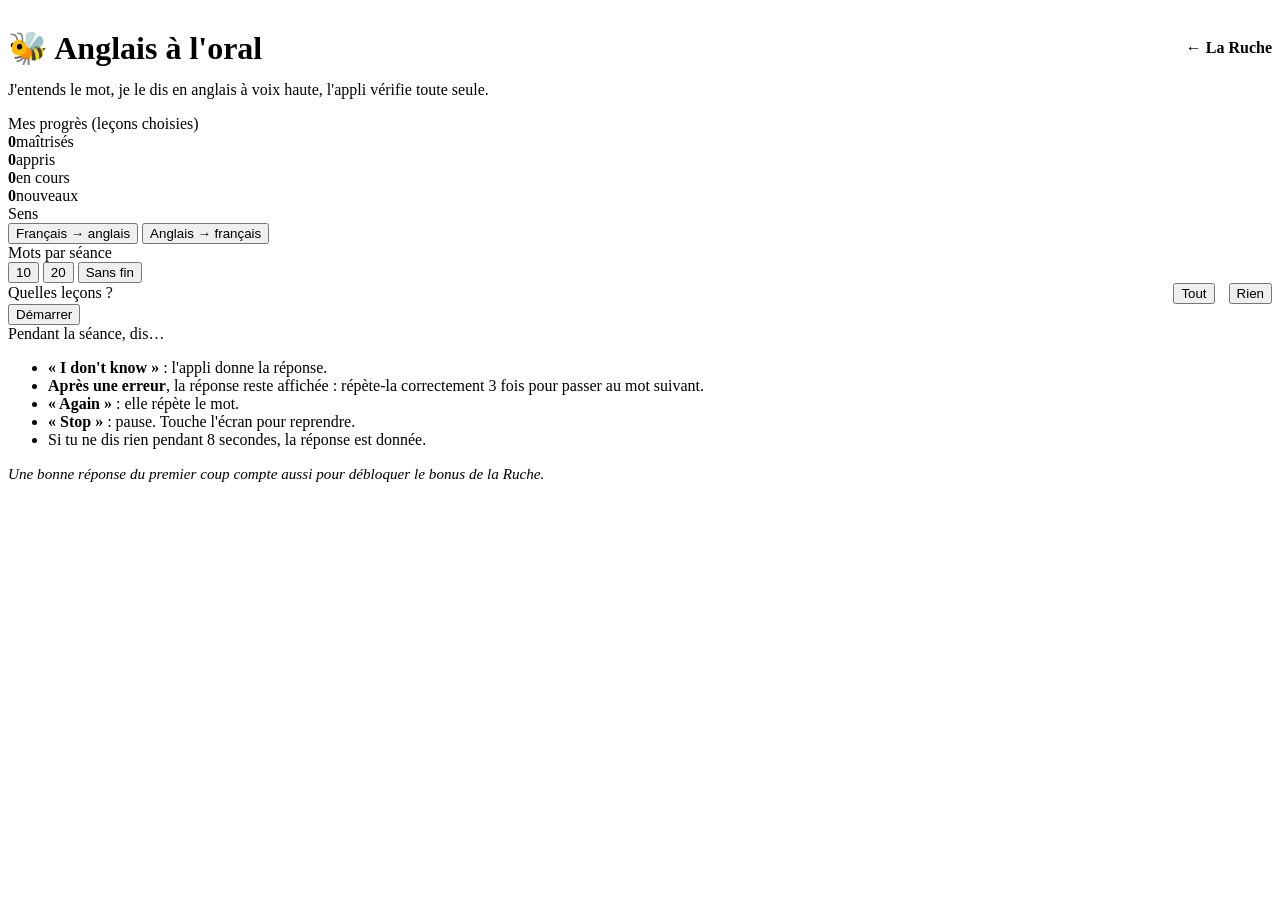
<file: tools/oral-template.html>
<!doctype html>
<html lang="fr">
<head>
<meta charset="utf-8">
<meta name="viewport" content="width=device-width,initial-scale=1,viewport-fit=cover">
<meta name="theme-color" content="#0E1626">
<meta name="robots" content="noindex,nofollow">
<link rel="manifest" href="manifest.webmanifest">
<link rel="icon" href="icons/icon-192.png">
<link rel="apple-touch-icon" href="icons/icon-192.png">
<title>Anglais à l'oral · La Ruche</title>
<link rel="preconnect" href="https://fonts.googleapis.com">
<link rel="preconnect" href="https://fonts.gstatic.com" crossorigin>
<link href="https://fonts.googleapis.com/css2?family=Rubik:wght@500;700;800&family=Atkinson+Hyperlegible:wght@400;700&display=swap" rel="stylesheet">
<style>
/*__CSS__*/
.themes{display:flex;flex-direction:column;gap:6px;max-height:46vh;overflow:auto;padding-right:2px}
.chip{display:flex;justify-content:space-between;align-items:center;gap:8px;font:inherit;text-align:left;color:var(--ink);background:transparent;border:2px solid var(--line);border-radius:12px;padding:8px 12px;cursor:pointer}
.chip[aria-pressed="true"]{border-color:var(--blue);background:rgba(242,180,21,.12)}
.chip small{color:var(--soft);font-variant-numeric:tabular-nums;white-space:nowrap}
.row{display:flex;justify-content:space-between;align-items:center;gap:10px}
.back{color:var(--soft);text-decoration:none;font-weight:700}
.note{color:var(--soft);font-size:.95rem;font-style:italic}
</style>
</head>
<body>
<main class="wrap" id="home">
  <header class="row">
    <h1>🐝 Anglais <span>à l'oral</span></h1>
    <a class="back" href="./">← La Ruche</a>
  </header>
  <p class="lead" style="margin-top:-8px">J'entends le mot, je le dis en anglais à voix haute, l'appli vérifie toute seule.</p>

  <div class="warn" id="warn" hidden></div>

  <section class="panel">
    <span class="label">Mes progrès (leçons choisies)</span>
    <div class="stats">
      <div><b id="stMaster">0</b><span>maîtrisés</span></div>
      <div><b id="stKnown">0</b><span>appris</span></div>
      <div><b id="stReview">0</b><span>en cours</span></div>
      <div><b id="stNew">0</b><span>nouveaux</span></div>
    </div>
  </section>

  <section class="panel">
    <span class="label">Sens</span>
    <div class="seg" id="dirs">
      <button type="button" data-v="fr-en">Français → anglais</button>
      <button type="button" data-v="en-fr">Anglais → français</button>
    </div>
    <span class="label">Mots par séance</span>
    <div class="seg" id="lens">
      <button type="button" data-v="10">10</button>
      <button type="button" data-v="20">20</button>
      <button type="button" data-v="0">Sans fin</button>
    </div>
  </section>

  <section class="panel">
    <div class="row"><span class="label">Quelles leçons ?</span>
      <span class="row" style="gap:14px"><button class="link" id="all" type="button">Tout</button><button class="link" id="none" type="button">Rien</button></span></div>
    <div class="themes" id="themes"></div>
  </section>

  <button class="go" id="start" type="button">Démarrer</button>

  <section class="panel">
    <span class="label">Pendant la séance, dis…</span>
    <ul class="cmds">
      <li><b>« I don't know »</b> : l'appli donne la réponse.</li>
      <li><b>Après une erreur</b>, la réponse reste affichée : répète-la correctement 3 fois pour passer au mot suivant.</li>
      <li><b>« Again »</b> : elle répète le mot.</li>
      <li><b>« Stop »</b> : pause. Touche l'écran pour reprendre.</li>
      <li>Si tu ne dis rien pendant 8 secondes, la réponse est donnée.</li>
    </ul>
    <p class="note">Une bonne réponse du premier coup compte aussi pour débloquer le bonus de la Ruche.</p>
  </section>
</main>

<section class="drive" id="drive" hidden aria-live="polite">
  <div class="bar"><span id="dCount">0 / 20</span><span id="dScore">✓ 0 · ✗ 0</span></div>
  <div class="state"><i class="dot"></i><span id="dState">Prêt</span></div>
  <div class="stars" id="stars" hidden aria-hidden="true"><i>★</i><i>★</i><i>★</i></div>
  <div class="stage">
    <div class="card3d" id="card">
      <div class="cface front"><span class="ctag" id="tagFront">En français</span><div class="prompt" id="dPrompt"></div></div>
      <div class="cface back"><span class="ctag" id="tagBack">En anglais</span><div class="answer fr" id="dAnswer"></div><div class="translit" id="dTranslit"></div></div>
    </div>
  </div>
  <canvas id="meter" class="meter" hidden aria-hidden="true"></canvas>
  <div class="heard" id="dHeard"></div>
  <button class="stop" id="dStop" type="button">Arrêter</button>
</section>

<script>
const $ = id => document.getElementById(id);
/* ---------- Les mots : les mêmes leçons que dans la Ruche ---------- */
const DATA = __DATA__;
const CARDS = [];
for (const t of DATA) for (const [fr, en, alt, note] of t.cards) CARDS.push({ id: t.id + '|' + en, theme: t.id, fr, en, alt, note });

const KEY = 'ruche-oral-v1';
let st = { boxes: {}, n: 0, prefs: { dir: 'fr-en', len: 20, themes: null } };
try { const s = JSON.parse(localStorage.getItem(KEY)); if (s && s.boxes) st = { ...st, ...s, prefs: { ...st.prefs, ...s.prefs } }; } catch (e) {}
// leçons choisies dans la Ruche (passées dans l'adresse), sinon celles de la dernière fois
{ const q = new URLSearchParams(location.search);
  if (q.get('themes')) st.prefs.themes = q.get('themes').split(',');
  if (q.get('dir') === 'fr-en' || q.get('dir') === 'en-fr') st.prefs.dir = q.get('dir'); }
if (!Array.isArray(st.prefs.themes)) st.prefs.themes = DATA.slice(0, 4).map(t => t.id);
st.prefs.themes = st.prefs.themes.filter(id => DATA.some(t => t.id === id));
const save = () => { try { localStorage.setItem(KEY, JSON.stringify(st)); } catch (e) {} };
save();
const active = () => CARDS.filter(c => st.prefs.themes.includes(c.theme));

/* ---------- Boîtes de Leitner (comme Aleph) ----------
   Bonne réponse : le mot monte d'une boîte et revient dans 1, 2, 4, 7, 14 ou 60 jours.
   Juste dans la boîte 6 : il est maîtrisé et ne revient plus.
   Erreur : retour en boîte 1, le mot revient 5 à 10 mots plus loin dans la séance, puis le lendemain. */
const DAY = 86400e3, NEW_PER_DAY = 20, MAX_LEARN = 4;
const WAIT = [0, 1, 2, 4, 7, 14, 60], DONE = 7;
const today = () => new Date(Date.now()).toDateString();
const newToday = () => (st.newDay === today() ? st.newCount || 0 : 0);
const dayStart = t => { const d = new Date(t); d.setHours(0, 0, 0, 0); return d.getTime(); };
const inDays = n => dayStart(Date.now()) + n * DAY;
const seen = id => !!st.boxes[id];
const level = id => (st.boxes[id] && st.boxes[id].box) || 0;
const mastered = id => level(id) >= DONE;
const isLearning = b => b && b.learn;
function record(id, ok) {
  const isNew = !st.boxes[id];
  const b = st.boxes[id] || { box: 1, ok: 0, ko: 0, learn: false };
  if (isNew) { if (st.newDay !== today()) { st.newDay = today(); st.newCount = 0; } st.newCount++; }
  if (ok) {
    b.ok++;
    if (b.learn) { b.learn = false; b.box = 1; }
    else if (isNew) b.box = 4;               // trouvé du premier coup : déjà connu
    else b.box = Math.min(DONE, (b.box || 1) + 1);
    b.due = b.box >= DONE ? -1 : inDays(WAIT[b.box]);
  } else {
    b.ko++; b.box = 1; b.learn = true; b.ldue = st.n + 5 + Math.floor(Math.random() * 6);
  }
  st.boxes[id] = b; save();
}
// une bonne réponse du premier coup rapporte aussi un point bonus dans la Ruche (mêmes règles : 8 h, 10 par matière)
function ruchePoint(id) {
  try {
    const K = 'nora-spelling-bee-v1', s = JSON.parse(localStorage.getItem(K));
    if (!s || !s.cycle || s.cycle.v !== 2) return;
    const cy = s.cycle;
    if (!(cy.win && Date.now() - cy.win.start < 8 * 3600e3)) cy.win = { start: Date.now(), ids: [], by: {} };
    const w = cy.win;
    if (w.ids.includes(id) || (w.by.anglais || 0) >= 10) return;
    w.ids.push(id); w.by.anglais = (w.by.anglais || 0) + 1;
    cy.total = cy.total || {}; cy.total.anglais = (cy.total.anglais || 0) + 1; cy.pts = (cy.pts || 0) + 1;
    localStorage.setItem(K, JSON.stringify(s));
  } catch (e) {}
}

/* ---------- Comparaison des réponses ---------- */
const NUMS = 'zero one two three four five six seven eight nine ten eleven twelve thirteen fourteen fifteen sixteen seventeen eighteen nineteen twenty'.split(' ');
const TENS = { 20: 'twenty', 30: 'thirty', 40: 'forty', 50: 'fifty', 60: 'sixty', 70: 'seventy', 80: 'eighty', 90: 'ninety', 100: 'one hundred' };
const numWord = n => n <= 20 ? NUMS[n] : TENS[n] || (n < 100 && TENS[n - n % 10] ? TENS[n - n % 10] + ' ' + NUMS[n % 10] : String(n));
const ORD = { '1st': 'first', '2nd': 'second', '3rd': 'third', '4th': 'fourth', '5th': 'fifth' };
// synonymes acceptés : une réponse juste avec un autre mot correct est validée (absent / missing…)
const SYN = [
  ['absent', 'missing', 'away'], ['pupils', 'students', 'kids', 'children'], ['pupil', 'student', 'kid', 'child'],
  ['hello', 'hi', 'hey'], ['goodbye', 'bye'], ['happy', 'glad', 'pleased'], ['sad', 'unhappy'], ['angry', 'mad', 'cross', 'furious'],
  ['sick', 'ill', 'unwell'], ['silly', 'stupid', 'dumb', 'foolish'], ['crazy', 'mad', 'nuts'], ['nervous', 'stressed', 'anxious', 'worried'],
  ['excited', 'thrilled'], ['confused', 'lost'], ['tired', 'exhausted'], ['sleepy', 'drowsy'], ['scared', 'afraid', 'frightened'],
  ['big', 'large', 'huge'], ['small', 'little', 'tiny'], ['easy', 'simple'], ['maybe', 'perhaps'], ['however', 'but'],
  ['opposite', 'contrary'], ['register', 'attendance', 'roll'], ['take', 'call', 'do'], ['throw', 'toss', 'chuck'], ['hand', 'give', 'pass'],
  ['put', 'place', 'set'], ['highlight', 'highlighter'], ['circle', 'ring'], ['greet', 'welcome'], ['remember', 'recall'],
  ['colour', 'color'], ['grey', 'gray'], ['favourite', 'favorite'], ['theatre', 'theater'], ['autumn', 'fall'],
  ['eraser', 'rubber'], ['bicycle', 'bike'], ['schoolbag', 'backpack', 'rucksack', 'satchel', 'bag'], ['sharpener', 'pencil sharpener'],
  ['bottle', 'flask'], ['house', 'home'], ['ocean', 'sea'], ['coach', 'trainer'], ['biscuit', 'cookie'], ['jelly', 'jello'],
  ['mum', 'mom', 'mummy', 'mommy'], ['maths', 'math'], ['film', 'movie'], ['sweets', 'candy'], ['holiday', 'vacation'],
  ['shop', 'store'], ['absurd', 'ridiculous'], ['ghost', 'spirit'], ['cold', 'chilly'], ['warm', 'mild'], ['stormy', 'thundery'],
  ['rainy', 'wet'], ['tall', 'high'], ['fun', 'funny'], ['position', 'place'], ['order', 'sequence'],
  ['many', 'several'], ['nobody', 'noone'], ['homework', 'homeworks']
];
const SYNW = {};
SYN.forEach((g, i) => g.forEach(w => (SYNW[w] = SYNW[w] || []).push(i)));
const same = (a, b) => a === b || (SYNW[a] && SYNW[b] && SYNW[a].some(i => SYNW[b].includes(i)));
// formes équivalentes : contractions et petites expressions
// contractions (avec ou sans apostrophe, le téléphone l'oublie souvent) et petites expressions équivalentes
const PHR = [
  // mots qui se prononcent pareil : la reconnaissance écrit souvent « you're » ou « you are » pour « your »
  [/\byou'?re\b|\byou are\b|\byore\b/g, 'your'], [/\bthey'?re\b|\bthere\b/g, 'their'], [/\bhour\b/g, 'our'],
  [/\bwon'?t\b/g, 'will not'], [/\bcan'?t\b|\bcannot\b/g, 'can not'], [/n't\b/g, ' not'], [/\b(do|does|did|is|are|was|were|could|would|should|have|has|had|must)nt\b/g, '$1 not'], [/\bi'?m\b/g, 'i am'], [/'re\b/g, ' are'],
  [/'ll\b/g, ' will'], [/'ve\b/g, ' have'], [/'d\b/g, ' would'], [/\b(what|who|it|that|there|where|how|he|she|here)'s\b/g, '$1 is'],
  [/\bits\b/g, 'it is'], [/\bive\b/g, 'i have'], [/\byoure\b/g, 'you are'], [/\btheyre\b/g, 'they are'], [/\b(that|what|there|here|whos)s\b/g, '$1 is'],
  [/\b(we|you|they)ve\b/g, '$1 have'],   [/\bno one\b|\bno-one\b/g, 'nobody'], [/\ba lot of\b|\blots of\b/g, 'many'], [/\bschool bag\b/g, 'schoolbag'],
  [/\bpencil sharpener\b/g, 'sharpener'], [/\bgive out\b|\bpass out\b|\bhand around\b/g, 'hand out'], [/\bnot here\b/g, 'absent'], [/\bhow come\b/g, 'why']];
const normEn = s => PHR.reduce((t, [re, to]) => t.replace(re, to), s.toLowerCase().replace(/[’‘`]/g, "'").replace(/\([^)]*\)/g, ' '))
  .replace(/\b(\d+(st|nd|rd|th))\b/g, m => ORD[m] || m).replace(/\b\d+\b/g, m => numWord(+m)).replace(/\.\.\.|…/g, ' ')
  .replace(/'s\b/g, '').replace(/[?!.,:;"«»'\-–—\/]/g, ' ').replace(/\b(okay|ok)\b/g, 'ok').replace(/\b(a|an|the|to)\b/g, ' ')
  // orthographe britannique / américaine : colour/color, theatre/theater, -ise/-ize
  .replace(/our\b/g, 'or').replace(/tre\b/g, 'ter').replace(/is(e|ed|es|ing)\b/g, 'iz$1')
  .replace(/\s+/g, ' ').trim();
const normFr = s => s.toLowerCase().normalize('NFD').replace(/[̀-ͯ]/g, '').replace(/\([^)]*\)/g, ' ')
  .replace(/[?!.,:;"«»…'’\-]/g, ' ').replace(/\b(le|la|les|l|un|une|des|du|de|d)\b/g, ' ').replace(/\s+/g, ' ').trim();
function lev(a, b) {
  const m = a.length, n = b.length; if (!m) return n; if (!n) return m;
  let prev = Array.from({ length: n + 1 }, (_, j) => j);
  for (let i = 1; i <= m; i++) { const cur = [i]; for (let j = 1; j <= n; j++) cur[j] = Math.min(prev[j] + 1, cur[j - 1] + 1, prev[j - 1] + (a[i - 1] === b[j - 1] ? 0 : 1)); prev = cur; }
  return prev[n];
}
// comparaison « à l'oreille » : la reconnaissance confond les mots qui se prononcent pareil (right / write, four / for…)
const enSound = w => w.replace(/^kn/, 'n').replace(/^wr/, 'r').replace(/mb$/, 'm').replace(/ph/g, 'f').replace(/gh/g, '')
  .replace(/ck/g, 'k').replace(/c(?=[eiy])/g, 's').replace(/c/g, 'k').replace(/q/g, 'k').replace(/x/g, 'ks').replace(/z/g, 's')
  .replace(/(.{2,})e$/, '$1').replace(/[aeiouy]+/g, 'a').replace(/(.)\1+/g, '$1');
let sndLang = 'en';
const snd = w => (sndLang === 'en' ? enSound(w) : w);
const ratio = (a, b) => 1 - lev(a, b) / Math.max(a.length, b.length, 1);
function wordOk(w, e) {
  if (w === e || same(w, e)) return true;
  if (e.length <= 2) return false;
  if (e.length >= 4 && snd(w) === snd(e)) return true;
  // petites fautes de transcription, seulement sur les mots assez longs (cold ≠ gold, sad ≠ mad)
  return e.length >= 5 && (ratio(w, e) >= 0.75 || (snd(e).length >= 6 && ratio(snd(w), snd(e)) >= 0.8));
}
function close(said, exp) {
  if (!said || !exp) return false;
  const ew = exp.split(' ').filter(Boolean);
  if (ew.length >= 2) {
    // mots collés ou coupés autrement (« schoolbag » / « school bag ») : on compare sans les espaces
    const sj = said.replace(/ /g, ''), ej = exp.replace(/ /g, '');
    if (sj.includes(ej) || (ej.length >= 12 && ratio(sj, ej) >= 0.9)) return true;
    // phrases : chaque mot attendu doit être dit, dans l'ordre (des mots en trop autour sont tolérés)
    const sw = said.split(' ').filter(Boolean);
    let pos = 0;
    for (const e of ew) {
      let k = sw.findIndex((w, i) => i >= pos && wordOk(w, e));
      if (k < 0 && e.length >= 4) for (let i = pos; i < sw.length && k < 0; i++) if (sw.slice(i).join('').startsWith(e) || sw[i].includes(e)) k = i;
      if (k < 0) return false;
      pos = k + 1;
    }
    return true;
  }
  const a = said.replace(/ /g, ''), b = exp.replace(/ /g, '');
  if (a === b || said.split(' ').some(w => wordOk(w, exp))) return true;
  if (b.length >= 4 && (a.includes(b) || (snd(b).length >= 3 && snd(a) === snd(b)))) return true;
  return b.length >= 6 && ratio(a, b) >= 0.8;
}
function expectedOptions(c, lang) {
  if (lang === 'en') return [c.en, ...c.alt].flatMap(x => x.split('/')).map(normEn).filter(Boolean);
  return c.fr.replace(/\([^)]*\)/g, ' ').split(/,|\/| ou /).map(normFr).filter(x => x.length > 1).concat([normFr(c.fr)]);
}
window.oralJudge = (alts, c, lang) => judge(alts, c, lang); window.oralNorm = s => normEn(s);
function judge(alts, c, lang) {
  const opts = expectedOptions(c, lang);
  sndLang = lang;
  return alts.some(raw => { const s = lang === 'en' ? normEn(raw) : normFr(raw); return opts.some(o => close(s, o)); });
}
const isDontKnow = s => /(don'?t|do not) know|dont know|no idea|not sure|skip|sais pas|j'en sais rien|aucune idée/i.test(s);
const isRepeat = s => /\bagain\b|repeat|pardon|encore|répète/i.test(s);
const isStop = s => /^(stop|pause|arrête|arrete|arrêter)$/i.test(s.trim().replace(/[.!]/g, '')) || /(^| )stop( |$)/i.test(s.toLowerCase().trim());

/* ---------- Voix ---------- */
const synth = window.speechSynthesis;
const IOS = /iPhone|iPad|iPod/.test(navigator.userAgent) || (navigator.platform === 'MacIntel' && navigator.maxTouchPoints > 1);
let vEn = null, vFr = null;
const PREF_EN = ['ava', 'samantha', 'allison', 'susan', 'zoe', 'serena', 'kate', 'google us english', 'google uk english female', 'aria', 'jenny', 'libby', 'sonia'];
const noteEn = v => { const n = v.name.toLowerCase(); const i = PREF_EN.findIndex(x => n === x || n.startsWith(x + ' ') || n.includes(x + ' (')); return (i > -1 ? 100 - i * 5 : 0) + (/premium/i.test(n) ? 3 : /enhanced|amélior|natural|neural/i.test(n) ? 2 : 0) + (/^en[-_]us/i.test(v.lang) ? 1 : 0); };
function pickVoices() {
  if (!synth) return;
  const vs = synth.getVoices(), pref = v => (/google|natural|premium|enhanced|amélior/i.test(v.name) ? 1 : 0);
  vEn = vs.filter(v => /^en[-_]/i.test(v.lang)).sort((a, b) => noteEn(b) - noteEn(a))[0] || null;
  vFr = vs.filter(v => /^fr[-_]FR/i.test(v.lang)).sort((a, b) => pref(b) - pref(a))[0] || vs.find(v => /^fr/i.test(v.lang)) || null;
}
if (synth) { pickVoices(); synth.onvoiceschanged = pickVoices; }
function speak(text, lang, rate = 0.95) {
  return new Promise(res => {
    if (!synth) return res();
    const u = new SpeechSynthesisUtterance(text.replace(/\.\.\.|…/g, lang === 'en' ? ', something,' : ' '));
    const v = lang === 'en' ? vEn : vFr;
    u.lang = v ? v.lang : (lang === 'en' ? 'en-US' : 'fr-FR'); if (v && !IOS) u.voice = v;
    u.rate = rate;
    let done = false, poll = 0, safety = 0;
    const fin = () => { if (!done) { done = true; clearInterval(poll); clearTimeout(safety); setTimeout(res, 60); } };
    u.onend = fin; u.onerror = fin;
    const t0 = Date.now(); let started = false;
    poll = setInterval(() => {
      if (synth.speaking) started = true;
      if ((started && !synth.speaking && !synth.pending) || (!started && Date.now() - t0 > 3000)) fin();
    }, 80);
    u.onstart = () => { started = true; };
    safety = setTimeout(() => { if (IOS) synth.cancel(); fin(); }, 1500 + text.length * 110 / rate);
    if (IOS && !synth.speaking) synth.cancel();
    synth.speak(u);
  });
}
let actx = null;
function beep(kind) {
  try {
    actx = actx || new (window.AudioContext || window.webkitAudioContext)();
    if (actx.state === 'suspended') actx.resume();
    const notes = kind === 'ok' ? [660, 880] : kind === 'bad' ? [300, 220] : [520];
    notes.forEach((f, i) => {
      const o = actx.createOscillator(), g = actx.createGain();
      o.frequency.value = f; o.type = 'sine'; o.connect(g); g.connect(actx.destination);
      const t = actx.currentTime + i * 0.14;
      g.gain.setValueAtTime(0.0001, t); g.gain.exponentialRampToValueAtTime(0.25, t + 0.02); g.gain.exponentialRampToValueAtTime(0.0001, t + 0.13);
      o.start(t); o.stop(t + 0.14);
    });
  } catch (e) {}
  return new Promise(r => setTimeout(r, kind === 'listen' ? 90 : 0));
}
function micMsg(err) {
  if (IOS) return "Le micro ou la dictée est bloqué. Sur iPhone : Réglages → Général → Clavier → activez « Activer Dictée ». Puis Réglages → Safari → Micro → Autoriser.";
  return "Le micro est bloqué. Autorise le micro pour ce site dans Chrome.";
}

/* ---------- Écoute (la même qu'Aleph) ---------- */
const SR = window.SpeechRecognition || window.webkitSpeechRecognition;
let rec = null;
function listen(lang, ms, check) {
  return new Promise(res => {
    if (!SR) return res({ error: 'unsupported' });
    const t0 = Date.now();
    let finals = [], finalAlts = [], cur = [], curBest = '', finished = false, quiet = 0, lastErr = null, r = null;
    const alts = () => { const best = (finals.join(' ') + ' ' + curBest).trim(); return [...new Set([best, ...cur, ...finalAlts].filter(Boolean))]; };
    const result = () => { const a = alts(); return a.length ? { alts: a } : { error: lastErr || 'no-speech' }; };
    const finish = o => { if (finished) return; finished = true; clearTimeout(timer); clearTimeout(quiet); try { r && r.abort(); } catch (x) {} rec = null; meter.stop(); res(o); };
    const timer = setTimeout(() => finish(result()), ms);
    function startOne() {
      if (finished) return;
      if (IOS) { try { actx && actx.state === 'running' && actx.suspend(); } catch (e) {} }
      r = rec = new SR();
      r.lang = lang === 'en' ? 'en-US' : 'fr-FR';
      r.interimResults = true; r.maxAlternatives = 5; r.continuous = false;
      r.onresult = e => {
        meter.speaking(); cur = []; curBest = '';
        for (let i = 0; i < e.results.length; i++) {
          const rr = e.results[i];
          if (rr.isFinal) { finals.push(rr[0].transcript); for (const x of rr) finalAlts.push(x.transcript); }
          else { curBest += ' ' + rr[0].transcript; for (const x of rr) cur.push(x.transcript); }
        }
        if (Array.from(e.results).every(x => x.isFinal)) { cur = []; curBest = ''; }
        const a = alts();
        if (a[0]) $('dHeard').innerHTML = 'Entendu : <b>' + a[0].replace(/[<&]/g, '') + '</b>';
        if (check && check(a)) { finish({ alts: a, right: true }); return; }
        clearTimeout(quiet);
        if (e.results[e.results.length - 1].isFinal) quiet = setTimeout(() => finish(result()), 1300);
      };
      r.onspeechstart = () => meter.speaking();
      r.onspeechend = () => meter.quiet();
      r.onerror = e => { lastErr = e.error;
        if (['not-allowed', 'service-not-allowed', 'language-not-supported', 'network', 'audio-capture'].includes(e.error)) finish({ error: e.error }); };
      r.onend = () => { if (!finished && Date.now() - t0 < ms - 400) setTimeout(startOne, 30); };
      // iPhone : redonner le type « lecture + enregistrement » juste avant d'écouter pousse iOS à prendre le micro
      // des oreillettes / du kit Bluetooth branché, au lieu de celui du téléphone (astuce relevée dans le suivi de bugs WebKit)
      if (IOS && navigator.audioSession) { try { navigator.audioSession.type = 'auto'; navigator.audioSession.type = 'play-and-record'; } catch (e) {} }
      try { r.start(); } catch (e) { finish({ error: 'start' }); }
    }
    startOne(); meter.start();
  });
}
const meter = (() => {
  let raf = 0, on = false, talk = false;
  function draw() {
    const c = $('meter'); if (!c) return;
    const g = c.getContext('2d'), W = c.width = c.clientWidth * devicePixelRatio, H = c.height = c.clientHeight * devicePixelRatio;
    g.clearRect(0, 0, W, H);
    const n = 24, gap = W / n * 0.28, bw = W / n - gap, t = Date.now();
    for (let i = 0; i < n; i++) {
      const v = talk ? 0.3 + 0.6 * Math.abs(Math.sin(t / 110 + i * 0.9) * Math.cos(t / 170 + i * 0.4)) : 0.06;
      const h = Math.max(H * 0.06, v * H);
      g.fillStyle = talk ? '#FFC94A' : '#3A4A68';
      g.beginPath(); g.roundRect ? g.roundRect(i * (bw + gap) + gap / 2, (H - h) / 2, bw, h, bw / 2) : g.rect(i * (bw + gap) + gap / 2, (H - h) / 2, bw, h); g.fill();
    }
    if (on) raf = requestAnimationFrame(draw);
  }
  return {
    start() { on = true; talk = false; const c = $('meter'); if (c) c.hidden = false; cancelAnimationFrame(raf); draw(); },
    speaking() { talk = true; }, quiet() { talk = false; },
    stop() { on = false; cancelAnimationFrame(raf); const c = $('meter'); if (c) c.hidden = true; }
  };
})();

/* ---------- Accueil ---------- */
const esc = s => String(s).replace(/[&<>"]/g, ch => ({ '&': '&amp;', '<': '&lt;', '>': '&gt;', '"': '&quot;' }[ch]));
function refreshHome() {
  const cs = active();
  const master = cs.filter(c => mastered(c.id)).length;
  const known = cs.filter(c => level(c.id) >= 3 && !mastered(c.id)).length;
  const review = cs.filter(c => seen(c.id) && level(c.id) <= 2).length;
  $('stMaster').textContent = master; $('stKnown').textContent = known; $('stReview').textContent = review;
  $('stNew').textContent = cs.length - master - known - review;
  document.querySelectorAll('#dirs button').forEach(b => b.setAttribute('aria-pressed', String(b.dataset.v === st.prefs.dir)));
  document.querySelectorAll('#lens button').forEach(b => b.setAttribute('aria-pressed', String(+b.dataset.v === st.prefs.len)));
  $('themes').innerHTML = DATA.map(t => {
    const k = t.cards.filter(([, en]) => level(t.id + '|' + en) >= 3).length;
    return `<button type="button" class="chip" data-v="${t.id}" aria-pressed="${st.prefs.themes.includes(t.id)}"><span>${esc(t.nom)}</span><small>${k}/${t.cards.length}</small></button>`;
  }).join('');
  document.querySelectorAll('#themes .chip').forEach(b => b.onclick = () => {
    const id = b.dataset.v; st.prefs.themes = st.prefs.themes.includes(id) ? st.prefs.themes.filter(x => x !== id) : [...st.prefs.themes, id]; save(); refreshHome();
  });
  $('start').disabled = !cs.length; $('start').textContent = cs.length ? 'Démarrer' : 'Choisis au moins une leçon';
  const w = [];
  // iPhone : le micro marche depuis l'icône de l'écran d'accueil, pas dans Safari (constaté par Olivier, nov. 2026)
  if (IOS && !navigator.standalone) w.push("Sur iPhone, l'oral marche depuis l'icône de l'écran d'accueil, pas dans Safari : touchez Partager puis « Sur l'écran d'accueil », et ouvrez l'appli depuis l'icône.");
  if (!SR) w.push("La reconnaissance vocale n'est pas disponible sur ce navigateur. Utilise <b>Chrome sur Android</b> (ou Safari sur iPhone).");
  $('warn').innerHTML = w.join('<br>'); $('warn').hidden = !w.length;
}
document.querySelectorAll('#dirs button').forEach(b => b.onclick = () => { st.prefs.dir = b.dataset.v; save(); refreshHome(); });
document.querySelectorAll('#lens button').forEach(b => b.onclick = () => { st.prefs.len = +b.dataset.v; save(); refreshHome(); });
$('all').onclick = () => { st.prefs.themes = DATA.map(t => t.id); save(); refreshHome(); };
$('none').onclick = () => { st.prefs.themes = []; save(); refreshHome(); };
if (synth && synth.addEventListener) synth.addEventListener('voiceschanged', () => setTimeout(refreshHome, 50));
refreshHome();

/* ---------- Séance ---------- */
var S = null; let wake = null;
function nextCard(lastId) {
  const now = Date.now(), cs = active();
  const pool = cs.filter(c => c.id !== lastId && !mastered(c.id));
  const box = c => st.boxes[c.id];
  const learn = pool.filter(c => isLearning(box(c))).sort((x, y) => box(x).ldue - box(y).ldue);
  if (learn.length && box(learn[0]).ldue <= st.n) return learn[0];
  const full = cs.filter(c => isLearning(box(c))).length >= MAX_LEARN;
  const due = pool.filter(c => seen(c.id) && !isLearning(box(c)) && box(c).due <= now).sort((x, y) => box(x).due - box(y).due);
  const fresh = pool.find(c => !seen(c.id));
  const canNew = fresh && !full && newToday() < NEW_PER_DAY;
  if (due.length && canNew) return st.n % 2 ? fresh : due[0];
  if (due.length) return due[0];
  if (full) return learn[0];
  if (fresh) return fresh;
  if (learn.length) return learn[0];
  return pool.filter(c => seen(c.id)).sort((x, y) => box(x).due - box(y).due)[0] || null;
}
function stars(n, blink) { const el = $('stars'); el.hidden = n < 0; [...el.children].forEach((s, i) => s.classList.toggle('on', i < n)); el.classList.toggle('blink', !!blink); }
function show(state, cls) {
  $('drive').className = 'drive ' + (cls || ''); $('dState').textContent = state;
  $('dCount').textContent = S.len ? `${S.count} / ${S.len}` : `${S.count}`;
  $('dScore').textContent = `✓ ${S.good} · ✗ ${S.bad}`;
}
function fitText(el) {
  const face = el.closest('.cface'); el.style.fontSize = '';
  const items = () => [...face.children].filter(x => !x.classList.contains('ctag') && !x.hidden);
  const need = () => items().reduce((h, x) => h + x.offsetHeight, 0) + 10 * (items().length - 1);
  const room = () => { const cs = getComputedStyle(face); return face.clientHeight - parseFloat(cs.paddingTop) - parseFloat(cs.paddingBottom); };
  let fs = parseFloat(getComputedStyle(el).fontSize);
  while (need() > room() && fs > 15) { fs *= 0.9; el.style.fontSize = fs + 'px'; }
}
async function run() {
  const dir = st.prefs.dir, qLang = dir === 'fr-en' ? 'fr' : 'en', aLang = dir === 'fr-en' ? 'en' : 'fr';
  await speak(dir === 'fr-en' ? "C'est parti ! Je dis le mot en français, tu le dis en anglais." : "C'est parti ! Je dis le mot en anglais, tu le dis en français.", 'fr');
  while (S && S.on) {
    if (S.paused) { await new Promise(r => (S.resume = r)); if (!S || !S.on) break; }
    if (S.len && S.count >= S.len) break;
    const c = S.cur || nextCard(S.lastId); S.cur = c;
    if (!c) { await speak('Bravo ! Tous les mots de ces leçons sont appris.', 'fr'); break; }
    const q = qLang === 'fr' ? c.fr : c.en;
    $('dPrompt').textContent = q; fitText($('dPrompt')); $('dHeard').textContent = '';
    { const cd = $('card'); cd.classList.add('instant'); cd.classList.remove('flipped', 'deal', 'revealed'); void cd.offsetWidth; cd.classList.remove('instant'); cd.classList.add('deal');
      $('tagFront').textContent = qLang === 'en' ? 'En anglais' : 'En français'; $('tagBack').textContent = aLang === 'en' ? 'En anglais' : 'En français';
      setTimeout(() => { if (!$('card').classList.contains('flipped')) { $('dAnswer').textContent = ''; $('dTranslit').textContent = ''; } }, 50); }
    stars(-1); show('Question');
    await speak(q, qLang, qLang === 'en' ? 0.85 : 0.95);
    if (!S || !S.on) break;
    let res, tries = 0;
    while (true) {
      show('À toi…', 'listening'); await beep('listen');
      res = await listen(aLang, 8000, alts => judge(alts, c, aLang));
      if (!S || !S.on) return;
      if (['not-allowed', 'service-not-allowed', 'language-not-supported'].includes(res.error)) { await stopSession(micMsg(res.error)); return; }
      if (res.error === 'network') { await speak("Pas de connexion internet. Je fais une pause.", 'fr'); pause(); break; }
      if (res.right || (res.alts && judge(res.alts, c, aLang))) { res.right = true; break; }
      if (res.alts && res.alts.some(isStop)) { pause(); break; }
      if (res.alts && res.alts.some(isRepeat) && !res.alts.some(isDontKnow) && tries < 3) { tries++; await speak(q, qLang, 0.8); continue; }
      break;
    }
    if (!S || !S.on || S.paused) continue;
    const ok = !!res.right;
    S.count++; st.n++; S.lastId = c.id; S.cur = null;
    $('dAnswer').textContent = aLang === 'en' ? c.en : c.fr; $('dTranslit').textContent = c.note || ''; fitText($('dAnswer'));
    $('card').classList.remove('deal'); $('card').classList.add('flipped', 'revealed');
    if (ok) {
      S.good++; record(c.id, true); ruchePoint(c.id); show('Juste !', 'ok'); beep('ok');
      if (aLang === 'en') await speak(c.en, 'en', 0.9); // on réentend la bonne prononciation
    } else {
      S.bad++; record(c.id, false); show('À revoir', 'bad'); beep('bad');
      const ans = aLang === 'en' ? c.en : c.fr, rate = aLang === 'en' ? 0.8 : 0.95;
      await speak(ans, aLang, rate);
      // la réponse reste affichée : il faut la répéter correctement 3 fois (le mot reste compté comme raté)
      const REPEATS = 3; let slow = rate, misses = 0, done = 0;
      stars(0); // 3 étoiles à allumer, une par bonne répétition
      while (S && S.on) {
        show(`Répète la réponse · ${done + 1}/${REPEATS}`, 'bad'); await beep('listen');
        const r2 = await listen(aLang, 10000, a => judge(a, c, aLang));
        if (!S || !S.on) return;
        if (['not-allowed', 'service-not-allowed', 'language-not-supported'].includes(r2.error)) { await stopSession(micMsg(r2.error)); return; }
        if (r2.right || (r2.alts && judge(r2.alts, c, aLang))) {
          done++; stars(done); show(done >= REPEATS ? 'Bien répété' : `Bien · encore ${REPEATS - done}`, 'ok'); await beep('ok');
          if (done >= REPEATS) { stars(REPEATS, true); await new Promise(r => setTimeout(r, 1100)); break; } else continue;
        }
        if (r2.alts && r2.alts.some(isStop)) { pause(); break; }
        if (r2.alts && !r2.alts.some(isRepeat)) {
          // pas tout à fait : la voix corrige, comme un prof, un peu plus lentement à chaque fois
          misses++; show('Écoute bien…', 'bad');
          slow = Math.max(aLang === 'en' ? 0.55 : 0.7, slow - 0.12);
          await speak('Non. Écoute bien.', 'fr', 1);
          if (!S || !S.on) return;
          const words = ans.split(/\s+/);
          await speak(misses >= 2 && words.length > 1 ? words.join(', ') : ans, aLang, slow);
        } else await speak(ans, aLang, slow);
      }
    }
    if (!S || !S.on) return;
  }
  if (S && S.on) { await speak(`Séance terminée. ${S.good} bonnes réponses sur ${S.count}. Bravo !`, 'fr'); stopSession(); }
}
function pause() { if (!S) return; S.paused = true; show('En pause · touche l\'écran pour reprendre'); }
$('drive').addEventListener('click', e => {
  if (e.target.id === 'dStop') return;
  if (S && S.paused) { S.paused = false; const r = S.resume; S.resume = null; r && r(); return; }
  if ($('card').classList.contains('revealed') && e.target.closest('#card')) $('card').classList.toggle('flipped');
});
let btStream = null;
async function stopSession(msg) {
  if (!S) return;
  S.on = false; const r = S.resume; S.resume = null; r && r();
  try { rec && rec.abort(); } catch (e) {}
  synth && synth.cancel();
  try { wake && wake.release(); } catch (e) {} wake = null;
  if (btStream) { btStream.getTracks().forEach(t => t.stop()); btStream = null; }
  S = null; $('drive').hidden = true; $('home').hidden = false; refreshHome();
  if (msg) { $('warn').innerHTML = msg; $('warn').hidden = false; }
}
$('dStop').onclick = () => stopSession();
$('start').onclick = async () => {
  if (!active().length) return;
  pickVoices();
  if (IOS && navigator.audioSession) { try { navigator.audioSession.type = 'play-and-record'; } catch (e) {} }
  if (synth) { try { const u0 = new SpeechSynthesisUtterance(' '); u0.volume = 0; u0.lang = 'fr-FR'; synth.speak(u0); } catch (e) {} }
  if (!IOS) try { if (navigator.mediaDevices) { const s = await navigator.mediaDevices.getUserMedia({ audio: true }); s.getTracks().forEach(t => t.stop()); } } catch (e) {}
  try { wake = await navigator.wakeLock.request('screen'); } catch (e) {}
  beep('listen');
  S = { on: true, paused: false, count: 0, good: 0, bad: 0, len: st.prefs.len, cur: null, lastId: null };
  $('home').hidden = true; $('drive').hidden = false;
  run();
};
document.addEventListener('visibilitychange', async () => {
  if (document.visibilityState === 'visible' && S && !wake) { try { wake = await navigator.wakeLock.request('screen'); } catch (e) {} }
});
if ("serviceWorker" in navigator) navigator.serviceWorker.register("sw.js").catch(() => {});
</script>
</body>
</html>
</file>
